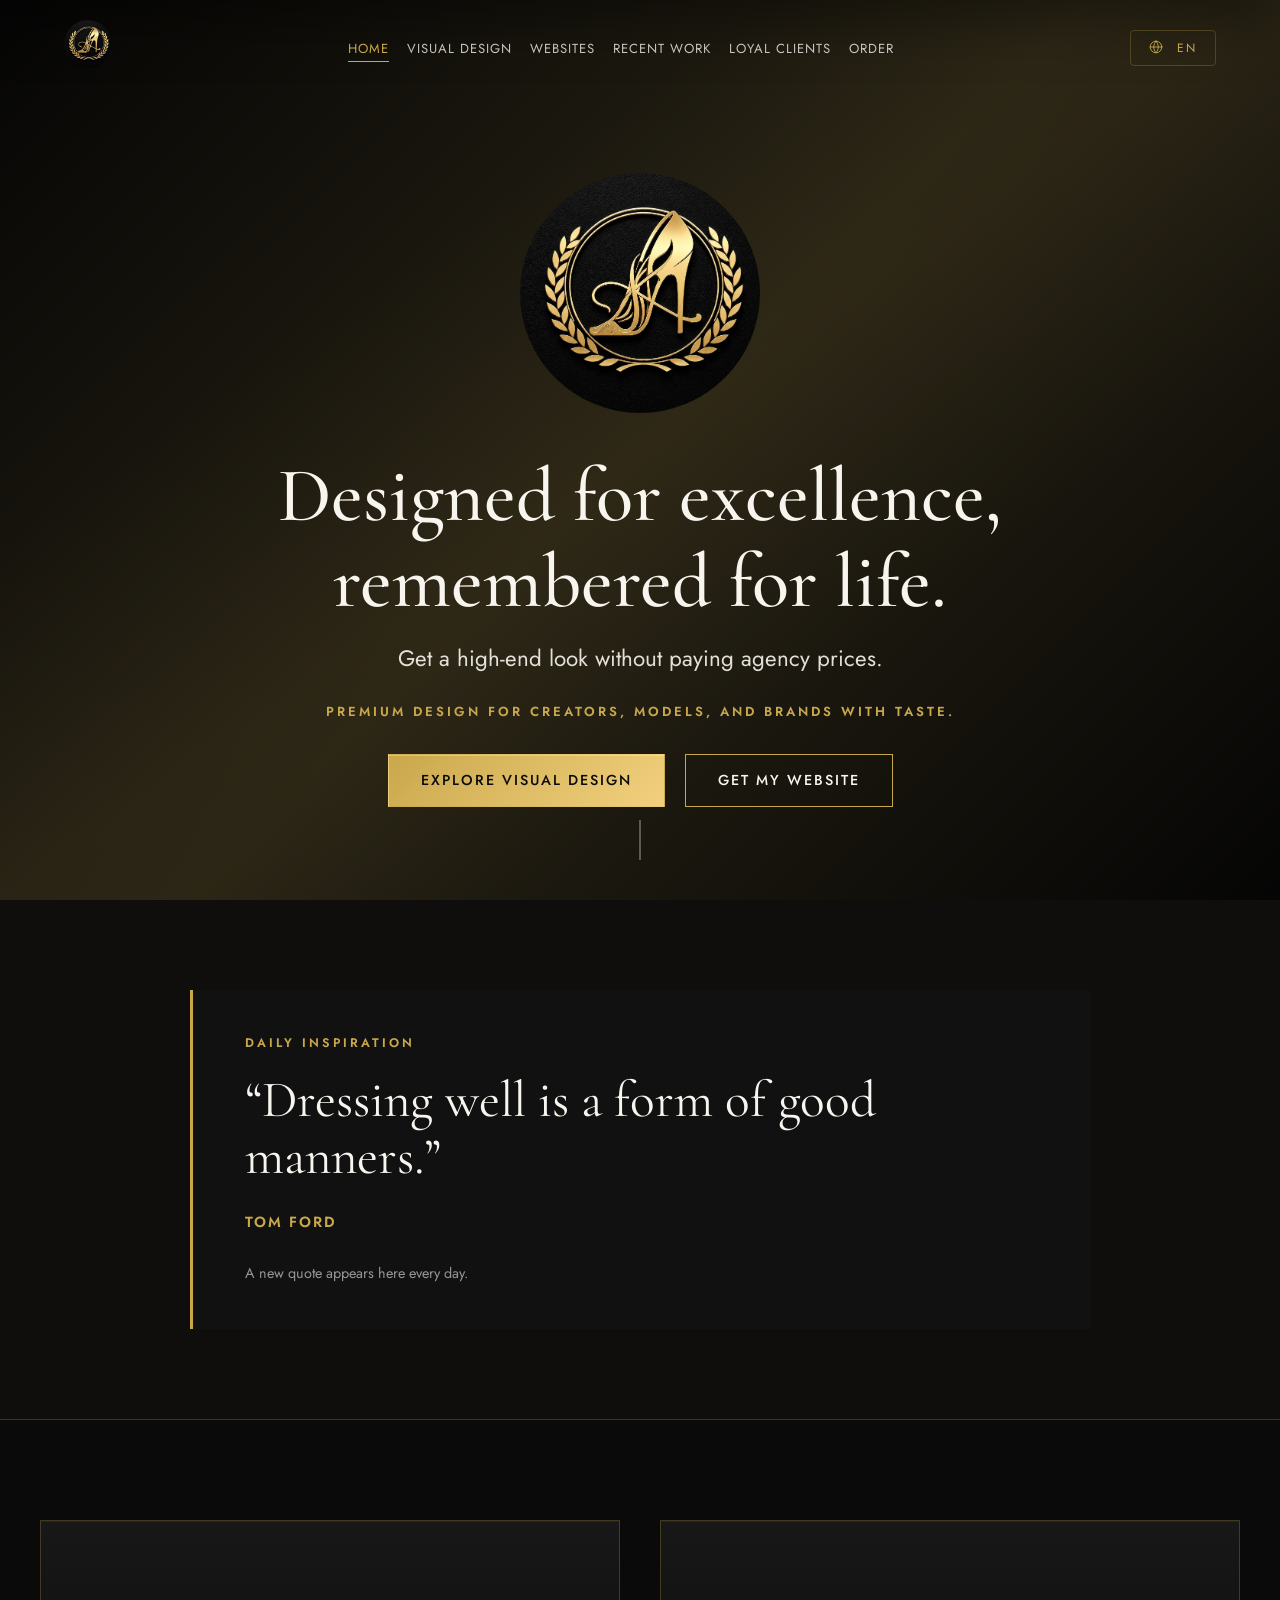
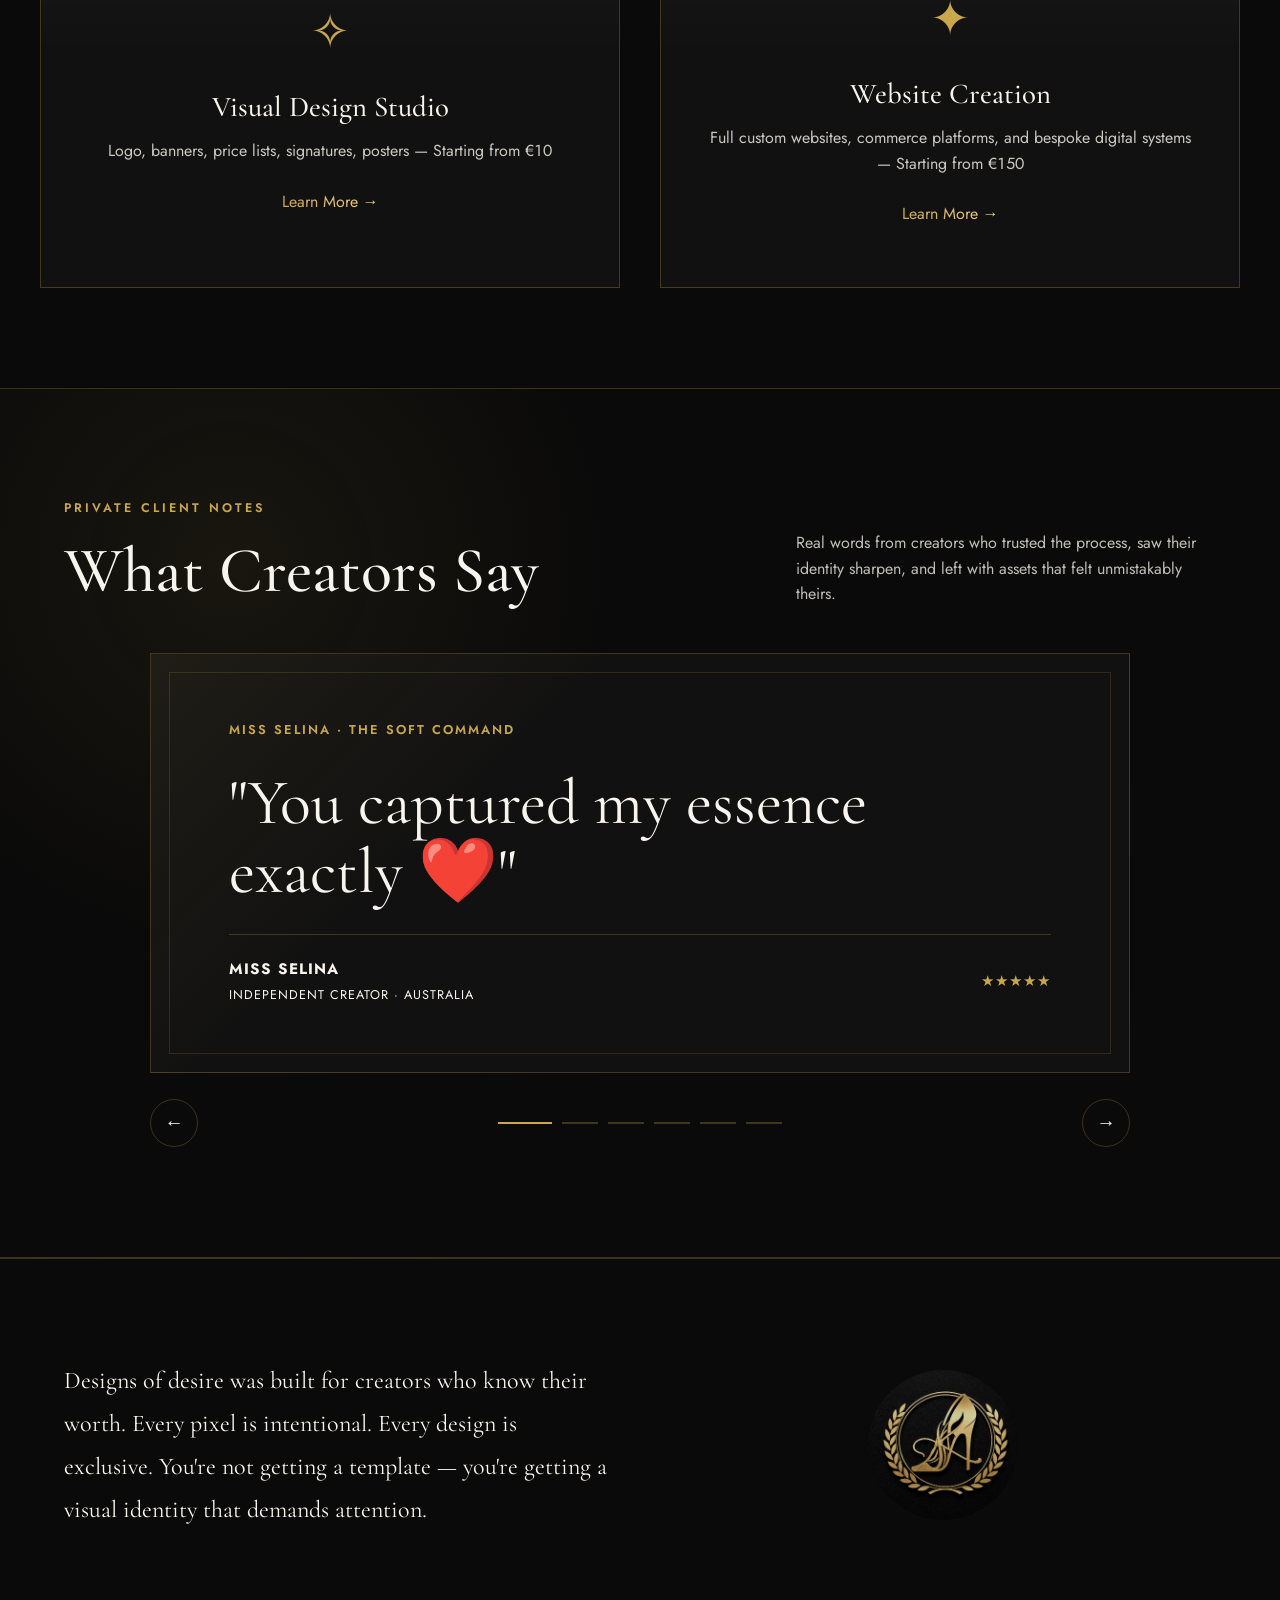
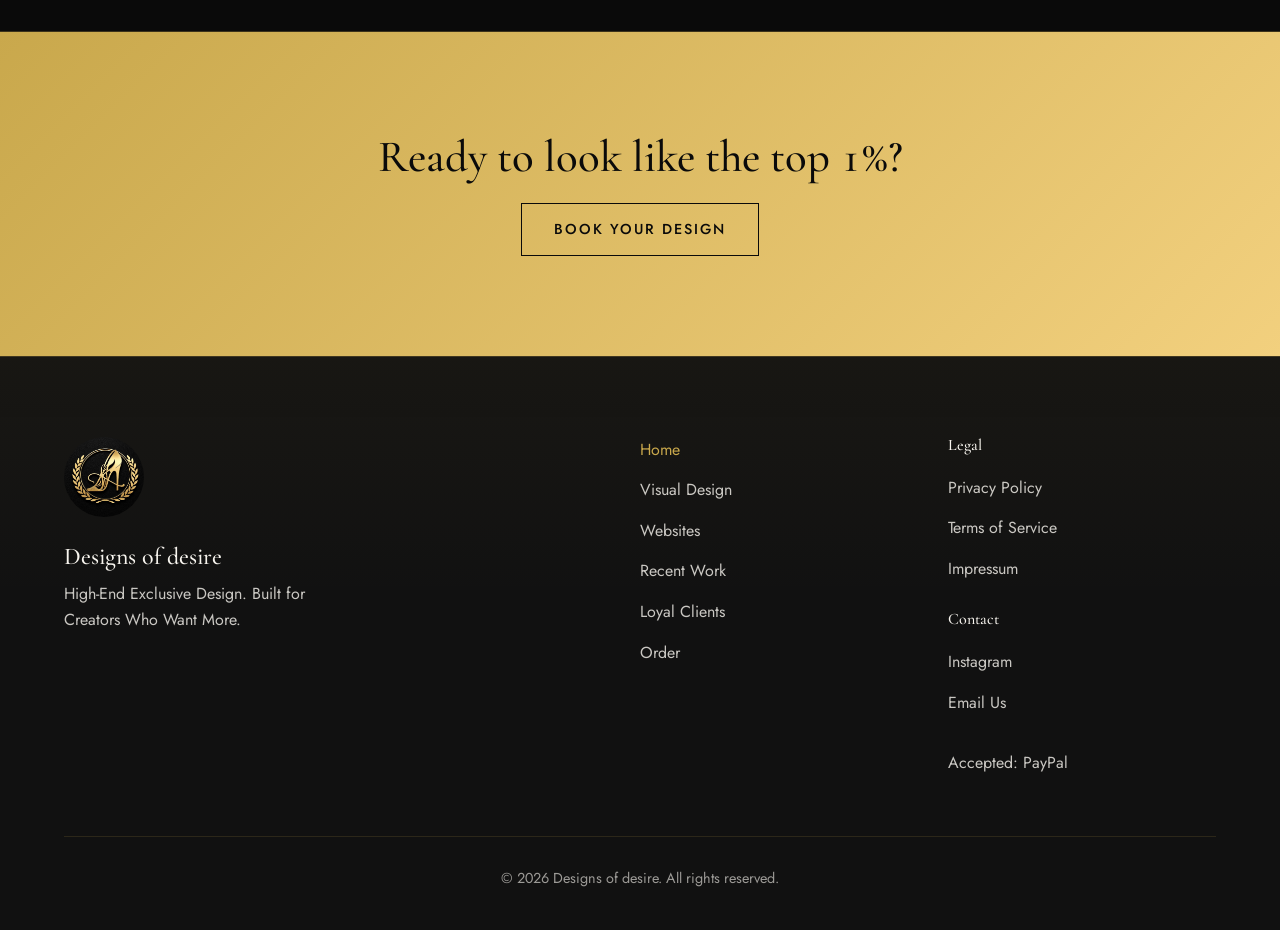
<file: index.html>
<!DOCTYPE html>
<html lang="en" data-theme="noir">
<head>
  <meta charset="UTF-8">
  <meta name="viewport" content="width=device-width, initial-scale=1.0">
  <title>Designs of desire | Logo Design & Web Design Studio · Casablanca</title>
  <meta name="description" content="High-end logo design, brand identity, premade designs, and custom website creation in Casablanca. Premium visual design for creators, models, and luxury brands worldwide.">
  <link rel="canonical" href="https://designsofdesire.netlify.app/">
  <meta property="og:title" content="Designs of desire | Logo Design & Web Design · Casablanca">
  <meta property="og:description" content="Premium logo design, brand identity, and custom websites for creators and luxury brands. Based in Casablanca, serving worldwide.">
  <meta property="og:type" content="website">
  <meta property="og:url" content="https://designsofdesire.netlify.app/">
  <meta property="og:image" content="https://designsofdesire.netlify.app/Images/Logo/designs-of-desire-luxury-logo-1.jpeg">
  <meta name="twitter:card" content="summary_large_image">
  <meta name="twitter:title" content="Designs of desire | Logo Design & Web Design · Casablanca">
  <meta name="twitter:description" content="Premium logo design, brand identity, and custom websites for creators and luxury brands. Based in Casablanca, serving worldwide.">
  <meta name="twitter:image" content="https://designsofdesire.netlify.app/Images/Logo/designs-of-desire-luxury-logo-1.jpeg">
  <link rel="stylesheet" href="assets/css/styles.css">
  <script type="application/ld+json">
{
  "@context": "https://schema.org",
  "@graph": [
    {
      "@type": [
        "Organization",
        "ProfessionalService"
      ],
      "@id": "https://designsofdesire.netlify.app/#organization",
      "name": "Designs of desire",
      "url": "https://designsofdesire.netlify.app/",
      "email": "designs.of.desirex@gmail.com",
      "logo": {
        "@type": "ImageObject",
        "url": "https://designsofdesire.netlify.app/Images/Logo/designs-of-desire-luxury-logo-1.jpeg"
      },
      "image": "https://designsofdesire.netlify.app/Images/Logo/designs-of-desire-luxury-logo-1.jpeg",
      "description": "High-end exclusive visual design, creator branding, premade designs, and custom websites for creators, models, independent brands, and luxury-leaning personal brands.",
      "priceRange": "EUR 10-2000+",
      "areaServed": [
        "Casablanca",
        "Morocco",
        "Worldwide"
      ],
      "sameAs": [
        "https://www.instagram.com/designs_of_desire_official_x/"
      ],
      "contactPoint": [
        {
          "@type": "ContactPoint",
          "contactType": "sales",
          "email": "designs.of.desirex@gmail.com",
          "availableLanguage": [
            "English",
            "French",
            "German",
            "Spanish"
          ]
        }
      ]
    },
    {
      "@type": "WebSite",
      "@id": "https://designsofdesire.netlify.app/#website",
      "url": "https://designsofdesire.netlify.app/",
      "name": "Designs of desire",
      "publisher": {
        "@id": "https://designsofdesire.netlify.app/#organization"
      }
    },
    {
      "@type": "WebPage",
      "@id": "https://designsofdesire.netlify.app/#webpage",
      "url": "https://designsofdesire.netlify.app/",
      "name": "High-End Design for Creators and Brands",
      "description": "Overview of Designs of desire services, client notes, visual design packages, website creation, and booking paths.",
      "isPartOf": {
        "@id": "https://designsofdesire.netlify.app/#website"
      },
      "about": {
        "@id": "https://designsofdesire.netlify.app/#organization"
      },
      "datePublished": "2026-05-31",
      "dateModified": "2026-05-31"
    },
    {
      "@type": "ItemList",
      "@id": "https://designsofdesire.netlify.app/#services",
      "name": "Designs of desire core services",
      "itemListElement": [
        {
          "@type": "ListItem",
          "position": 1,
          "name": "Visual Design Studio",
          "url": "https://designsofdesire.netlify.app/visual-design.html"
        },
        {
          "@type": "ListItem",
          "position": 2,
          "name": "Website Creation",
          "url": "https://designsofdesire.netlify.app/websites.html"
        }
      ]
    }
  ]
}
</script>
  <style>
    /* Specific styles for Home Page */
    .dual-cards-section {
      padding: 100px 0;
    }
    .daily-inspiration-section {
      padding: 90px 0;
      border-bottom: 1px solid var(--border-color);
      background: rgba(201, 168, 76, 0.025);
    }
    .daily-inspiration-card {
      max-width: 900px;
      margin: 0 auto;
      border-left: 3px solid var(--accent-color-1);
      padding: 44px 52px;
      background: var(--card-bg);
      position: relative;
    }
    .daily-inspiration-kicker {
      color: var(--accent-color-1);
      font-size: 0.78rem;
      font-weight: 600;
      letter-spacing: 3px;
      margin-bottom: 18px;
      text-transform: uppercase;
    }
    .daily-inspiration-quote {
      font-family: var(--font-display);
      font-size: clamp(2rem, 4vw, 3.6rem);
      line-height: 1.12;
      margin-bottom: 24px;
    }
    .daily-inspiration-person {
      color: var(--accent-color-1);
      font-size: 0.92rem;
      font-weight: 600;
      letter-spacing: 2px;
      text-transform: uppercase;
    }
    .daily-inspiration-meta {
      margin-top: 28px;
      opacity: 0.58;
      font-size: 0.9rem;
    }
    .dual-cards-grid {
      display: grid;
      grid-template-columns: 1fr 1fr;
      gap: 40px;
    }
    .service-card {
      text-align: center;
      display: flex;
      flex-direction: column;
      align-items: center;
      justify-content: center;
      padding: 60px 40px;
    }
    .service-icon {
      font-size: 3rem;
      color: var(--accent-color-1);
      margin-bottom: 20px;
    }

    .reviews-section {
      padding: 110px 0;
      background:
        radial-gradient(circle at 18% 20%, rgba(201, 168, 76, 0.08), transparent 30%),
        var(--bg-color);
      border-top: 1px solid var(--border-color);
      border-bottom: 1px solid var(--border-color);
    }
    .reviews-intro {
      display: flex;
      justify-content: space-between;
      align-items: end;
      gap: 40px;
      margin-bottom: 46px;
    }
    .reviews-kicker {
      color: var(--accent-color-1);
      font-size: 0.78rem;
      font-weight: 600;
      letter-spacing: 3px;
      margin-bottom: 16px;
      text-transform: uppercase;
    }
    .reviews-intro h2 {
      font-size: clamp(2.4rem, 5vw, 4.4rem);
    }
    .reviews-intro p {
      max-width: 420px;
      opacity: 0.76;
    }
    .review-carousel {
      max-width: 980px;
      margin: 0 auto;
    }
    .review-viewport {
      position: relative;
      min-height: 420px;
      border: 1px solid var(--border-color);
      background:
        linear-gradient(135deg, rgba(201, 168, 76, 0.08), transparent 34%),
        var(--card-bg);
      overflow: hidden;
    }
    .review-viewport::before {
      content: '';
      position: absolute;
      inset: 18px;
      border: 1px solid rgba(201, 168, 76, 0.16);
      pointer-events: none;
    }
    .review-slide {
      position: absolute;
      inset: 0;
      display: grid;
      align-content: center;
      gap: 28px;
      padding: clamp(34px, 7vw, 78px);
      opacity: 0;
      transform: translateX(18px);
      transition: opacity 260ms var(--ease-out), transform 280ms var(--ease-out);
      pointer-events: none;
    }
    .review-slide.active {
      opacity: 1;
      transform: translateX(0);
      pointer-events: auto;
    }
    .review-quote {
      font-family: var(--font-display);
      font-size: clamp(2.2rem, 5vw, 4.5rem);
      line-height: 1.08;
      max-width: 820px;
    }
    .review-author {
      display: flex;
      justify-content: space-between;
      align-items: center;
      gap: 20px;
      border-top: 1px solid var(--border-color);
      padding-top: 22px;
      font-size: 0.95rem;
      text-transform: uppercase;
      letter-spacing: 1px;
    }
    .stars {
      color: var(--accent-color-1);
    }
    .review-tag {
      color: var(--accent-color-1);
      font-size: 0.8rem;
      font-weight: 600;
      letter-spacing: 2px;
      text-transform: uppercase;
    }
    .review-cta {
      background:
        linear-gradient(135deg, rgba(201, 168, 76, 0.18), transparent 42%),
        #0f0f0f;
    }
    .review-cta .review-quote {
      max-width: 760px;
    }
    .review-cta-actions {
      display: flex;
      flex-wrap: wrap;
      gap: 16px;
    }
    .review-controls {
      display: flex;
      align-items: center;
      justify-content: space-between;
      gap: 24px;
      margin-top: 26px;
    }
    .review-arrow {
      width: 48px;
      height: 48px;
      border-radius: 50%;
      border: 1px solid var(--border-color);
      background: transparent;
      color: var(--text-color);
      cursor: pointer;
      font-size: 1.2rem;
      transition: color 160ms var(--ease-out), border-color 160ms var(--ease-out), background-color 160ms var(--ease-out), transform 140ms var(--ease-out);
    }
    .review-arrow:active {
      transform: scale(0.94);
    }
    @media (hover: hover) and (pointer: fine) {
      .review-arrow:hover {
        border-color: var(--accent-color-1);
        color: var(--accent-color-1);
      }
    }
    .review-dots {
      display: flex;
      gap: 10px;
      justify-content: center;
      flex: 1;
    }
    .review-dot {
      width: 36px;
      height: 2px;
      border: none;
      background: rgba(201, 168, 76, 0.28);
      cursor: pointer;
      transition: width 180ms var(--ease-out), background-color 160ms var(--ease-out), transform 140ms var(--ease-out);
    }
    .review-dot:active {
      transform: scaleX(0.92);
    }
    .review-dot.active {
      background: var(--accent-color-1);
      width: 54px;
    }

    .about-strip {
      padding: 100px 0;
      border-top: 1px solid var(--border-color);
      border-bottom: 1px solid var(--border-color);
    }
    .about-grid {
      display: grid;
      grid-template-columns: 1fr 1fr;
      align-items: center;
      gap: 60px;
    }
    .about-text {
      font-size: 1.5rem;
      font-family: var(--font-display);
      line-height: 1.8;
    }
    .about-img {
      width: 150px;
      height: auto;
      border-radius: 50%;
      margin: 0 auto;
      display: block;
      opacity: 0.8;
    }

    @media (max-width: 768px) {
      .dual-cards-grid, .about-grid {
        grid-template-columns: 1fr;
      }
      .review-quote {
        font-size: 2rem;
      }
      .reviews-intro {
        display: block;
      }
      .reviews-intro p {
        margin-top: 12px;
      }
      .review-viewport {
        min-height: 500px;
      }
      .review-author, .review-controls {
        align-items: flex-start;
        flex-direction: column;
      }
      .daily-inspiration-card {
        padding: 34px 26px;
      }
      .about-grid {
        text-align: center;
      }
    }
  </style>
</head>
<body>

  <!-- Navigation -->
  <nav aria-label="Main navigation">
    <div class="container nav-container">
      <a href="index.html" aria-label="Go to Designs of desire homepage">
        <img src="Images/Logo/designs-of-desire-luxury-logo.jpeg" alt="Designs of desire luxury logo" class="nav-logo" width="1254" height="1254">
      </a>
      <ul class="nav-links">
        <li><a href="index.html" data-i18n="nav_home">Home</a></li>
        <li><a href="visual-design.html" data-i18n="nav_visual">Visual Design</a></li>
        <li><a href="websites.html" data-i18n="nav_websites">Websites</a></li>
        <li><a href="recent-work.html" data-i18n="nav_work">Recent Work</a></li>
        <li><a href="loyal-clients.html" data-i18n="nav_clients">Loyal Clients</a></li>
        <!-- <li><a href="premades.html" data-i18n="nav_premades">Premades</a></li> -->
        <li><a href="order.html" data-i18n="nav_order">Order</a></li>
      </ul>
      <div class="nav-controls">
        <button class="lang-switch" type="button" aria-label="Change language"><svg width="14" height="14" viewBox="0 0 24 24" fill="none" stroke="currentColor" stroke-width="1.5" stroke-linecap="round" stroke-linejoin="round"><circle cx="12" cy="12" r="10"></circle><line x1="2" y1="12" x2="22" y2="12"></line><path d="M12 2a15.3 15.3 0 0 1 4 10 15.3 15.3 0 0 1-4 10 15.3 15.3 0 0 1-4-10 15.3 15.3 0 0 1 4-10z"></path></svg> EN</button>
        <button class="hamburger" type="button" aria-label="Open navigation menu" aria-controls="mobile-menu" aria-expanded="false">
          <span></span><span></span><span></span>
        </button>
      </div>
    </div>
  </nav>

  <!-- Mobile Menu -->
  <div class="mobile-menu" id="mobile-menu">
    <a href="index.html" data-i18n="nav_home">Home</a>
    <a href="visual-design.html" data-i18n="nav_visual">Visual Design</a>
    <a href="websites.html" data-i18n="nav_websites">Websites</a>
    <a href="recent-work.html" data-i18n="nav_work">Recent Work</a>
    <a href="loyal-clients.html" data-i18n="nav_clients">Loyal Clients</a>
    <!-- <a href="premades.html" data-i18n="nav_premades">Premades</a> -->
    <a href="order.html" data-i18n="nav_order">Order</a>
    </div>

  <main>
  <!-- Hero -->
  <header class="hero">
    <div class="container reveal">
      <div class="hero-logo-container">
        <img src="Images/Logo/designs-of-desire-luxury-logo.jpeg" alt="Designs of desire" class="hero-logo" width="1254" height="1254" fetchpriority="high">
      </div>
      <h1 data-i18n="hero_title">Designed for excellence, remembered for life.</h1>
      <p data-i18n="hero_sub">Get a high-end look without paying agency prices.</p>
      <div class="hero-motto">Premium design for creators, models, and brands with taste.</div>
      <div class="hero-btns">
        <a href="visual-design.html" class="btn btn-primary" data-i18n="btn_explore">Explore Visual Design</a>
        <a href="websites.html" class="btn btn-outline" data-i18n="btn_get_website">Get My Website</a>
      </div>
    </div>
    <div class="scroll-indicator"></div>
  </header>

  <section class="agent-summary sr-only" aria-labelledby="home-summary-title">
    <div class="agent-summary-panel">
      <h2 id="home-summary-title">What Designs of desire Does</h2>
      <p>Based in Casablanca and serving clients worldwide, Designs of desire is a high-end visual design and website studio for creators, models, independent brands, and luxury-leaning personal brands that want a polished, memorable online presence without agency pricing.</p>
      <dl>
        <dt>Core services</dt>
        <dd>Visual design assets, custom websites, creator commerce platforms, bespoke digital systems, loyal client brand profiles, and exclusive premade designs.</dd>
        <dt>Best fit</dt>
        <dd>Creators and brands that need premium visual identity, clearer offer presentation, direct booking paths, or a stronger platform outside social media.</dd>
        <dt>Starting prices</dt>
        <dd>Visual design starts at EUR 10, premade designs start at EUR 20, and custom websites start at EUR 150.</dd>
        <dt>Contact path</dt>
        <dd>Email designs.of.desirex@gmail.com or message Designs of desire on Instagram to request a project.</dd>
      </dl>
      <p class="last-updated">Last updated: May 31, 2026</p>
    </div>
  </section>

  <!-- Daily Inspiration -->
  <section class="daily-inspiration-section">
    <div class="container reveal">
      <div class="daily-inspiration-card" id="daily-inspiration">
        <div class="daily-inspiration-kicker">Daily Inspiration</div>
        <blockquote class="daily-inspiration-quote" id="daily-inspiration-quote">“Design is the silent ambassador of your brand.”</blockquote>
        <div class="daily-inspiration-person" id="daily-inspiration-person">Paul Rand</div>
        <div class="daily-inspiration-meta" id="daily-inspiration-meta">A new quote appears here every day.</div>
      </div>
    </div>
  </section>

  <!-- Dual Service Cards -->
  <section class="dual-cards-section container">
    <div class="dual-cards-grid reveal">
      <div class="card service-card">
        <div class="service-icon">✧</div>
        <h2 class="card-title" data-i18n="service_visual_title">Visual Design Studio</h2>
        <p class="card-desc" data-i18n="service_visual_desc">Logo, banners, price lists, signatures, posters — Starting from €10</p>
        <a href="visual-design.html" class="gold-gradient-text" data-i18n="btn_learn_more">Learn More →</a>
      </div>
      <div class="card service-card">
        <div class="service-icon">✦</div>
        <h2 class="card-title" data-i18n="service_web_title">Website Creation</h2>
        <p class="card-desc" data-i18n="service_web_desc">Full custom websites, commerce platforms, and bespoke digital systems — Starting from €150</p>
        <a href="websites.html" class="gold-gradient-text" data-i18n="btn_learn_more">Learn More →</a>
      </div>
    </div>
  </section>

  <!-- Reviews Section -->
  <section class="reviews-section">
    <div class="container reveal">
      <div class="reviews-intro">
        <div>
          <div class="reviews-kicker">Private Client Notes</div>
          <h2>What Creators Say</h2>
        </div>
        <p>Real words from creators who trusted the process, saw their identity sharpen, and left with assets that felt unmistakably theirs.</p>
      </div>

      <div class="review-carousel" aria-label="Client reviews carousel">
        <div class="review-viewport">
          <article class="review-slide active" data-review-slide>
            <div class="review-tag">Miss Selina · The Soft Command</div>
            <p class="review-quote">"You captured my essence exactly ❤️"</p>
            <div class="review-author">
              <div><strong>Miss Selina</strong><br><small>Independent Creator · Australia</small></div>
              <div class="stars">★★★★★</div>
            </div>
          </article>

          <article class="review-slide" data-review-slide>
            <div class="review-tag">Miss Selina · Full Brand System</div>
            <p class="review-quote">"You put so much energy into this… thank you."</p>
            <div class="review-author">
              <div><strong>Miss Selina</strong><br><small>The Soft Command</small></div>
              <div class="stars">★★★★★</div>
            </div>
          </article>

          <article class="review-slide" data-review-slide>
            <div class="review-tag">Viper Queen · Logo Identity</div>
            <p class="review-quote">"Other models logos are good, but mine is the best."</p>
            <div class="review-author">
              <div><strong>Viper Queen</strong><br><small>Luxury Visual Creator</small></div>
              <div class="stars">★★★★★</div>
            </div>
          </article>

                    <article class="review-slide" data-review-slide>
            <div class="review-tag">Miss Selina · Live Web Experience</div>
            <p class="review-quote">"woooooow you are just *chefs kiss* .... this will be MINE ? i'm speechless Its so nice 😍😍😍😍😍😍😍"</p>
            <div class="review-author">
              <div><strong>Miss Selina</strong><br><small>The Soft Command</small></div>
              <div class="stars">★★★★★</div>
            </div>
          </article>

          <article class="review-slide" data-review-slide>
            <div class="review-tag">Miss Selina · Custom Web Architecture</div>
            <p class="review-quote">"its really so nice I dont even know what the hell to say THANK YOU you have a keen eye for detail"</p>
            <div class="review-author">
              <div><strong>Miss Selina</strong><br><small>The Soft Command</small></div>
              <div class="stars">★★★★★</div>
            </div>
          </article>

          <article class="review-slide review-cta" data-review-slide>
            <div class="review-tag">Invitation Only Energy</div>
            <p class="review-quote">Want your brand to be the next one they remember?</p>
            <div class="review-cta-actions">
              <a href="visual-design.html" class="btn btn-primary">Explore Visual Design</a>
              <a href="websites.html" class="btn btn-outline">Build a Website</a>
            </div>
          </article>
        </div>

        <div class="review-controls">
          <button class="review-arrow" id="review-prev" aria-label="Previous review">←</button>
          <div class="review-dots" id="review-dots" aria-label="Review pagination"></div>
          <button class="review-arrow" id="review-next" aria-label="Next review">→</button>
        </div>
      </div>
    </div>
  </section>

  <!-- About Strip -->
  <section class="about-strip">
    <div class="container about-grid reveal">
      <div class="about-text" data-i18n="about_text">
        "Designs of desire was built for creators who know their worth. Every pixel is intentional. Every design is exclusive. You're not getting a template — you're getting a visual identity that demands attention."
      </div>
      <div>
        <img src="Images/Logo/designs-of-desire-luxury-logo.jpeg" alt="Crest" class="about-img" loading="lazy" decoding="async" width="1254" height="1254">
      </div>
    </div>
  </section>

  <!-- Bottom CTA -->
  <section class="uniform-stripe gold-gradient-bg">
    <div class="container reveal">
      <h2 data-i18n="bottom_cta">Ready to look like the top 1%?</h2>
      <a href="order.html" class="btn btn-outline" style="border-color: var(--button-text); color: var(--button-text);" data-i18n="btn_book">Book Your Design</a>
    </div>
  </section>
  </main>

  <!-- Footer -->
  <footer>
    <div class="container">
      <div class="footer-content">
        <div>
          <img src="Images/Logo/designs-of-desire-luxury-logo.jpeg" alt="Designs of desire luxury logo" class="footer-logo" loading="lazy" decoding="async" width="1254" height="1254">
          <h3 style="font-size: 1.5rem; margin-bottom: 10px;">Designs of desire</h3>
          <p style="opacity: 0.8; max-width: 300px;">High-End Exclusive Design. Built for Creators Who Want More.</p>
        </div>
        <div class="footer-links">
            <a href="index.html" data-i18n="nav_home">Home</a>
            <a href="visual-design.html" data-i18n="nav_visual">Visual Design</a>
            <a href="websites.html" data-i18n="nav_websites">Websites</a>
            <a href="recent-work.html" data-i18n="nav_work">Recent Work</a>
            <a href="loyal-clients.html" data-i18n="nav_clients">Loyal Clients</a>
            <!-- <a href="premades.html" data-i18n="nav_premades">Premades</a> -->
            <a href="order.html" data-i18n="nav_order">Order</a>
    </div>
          <address class="footer-links">
            <h4 data-i18n="legal_title" style="margin-bottom: 5px;">Legal</h4>
            <a href="privacy.html" data-i18n="nav_privacy">Privacy Policy</a>
            <a href="terms.html" data-i18n="nav_terms">Terms of Service</a>
            <a href="impressum.html" data-i18n="nav_impressum">Impressum</a>
            
            <h4 style="margin-bottom: 5px; margin-top: 15px;">Contact</h4>
            <a href="https://www.instagram.com/designs_of_desire_official_x/" target="_blank">Instagram</a>
            <a href="mailto:designs.of.desirex@gmail.com">Email Us</a>
            <span style="opacity: 0.8; margin-top: 20px;">Accepted: PayPal</span>
          </address>
      </div>
      <div class="footer-bottom">
        &copy; 2026 Designs of desire. All rights reserved.
      </div>
    </div>
  </footer>

  <script src="assets/js/translations.js"></script>
  <script src="assets/js/main.js"></script>
</body>
</html>
</file>
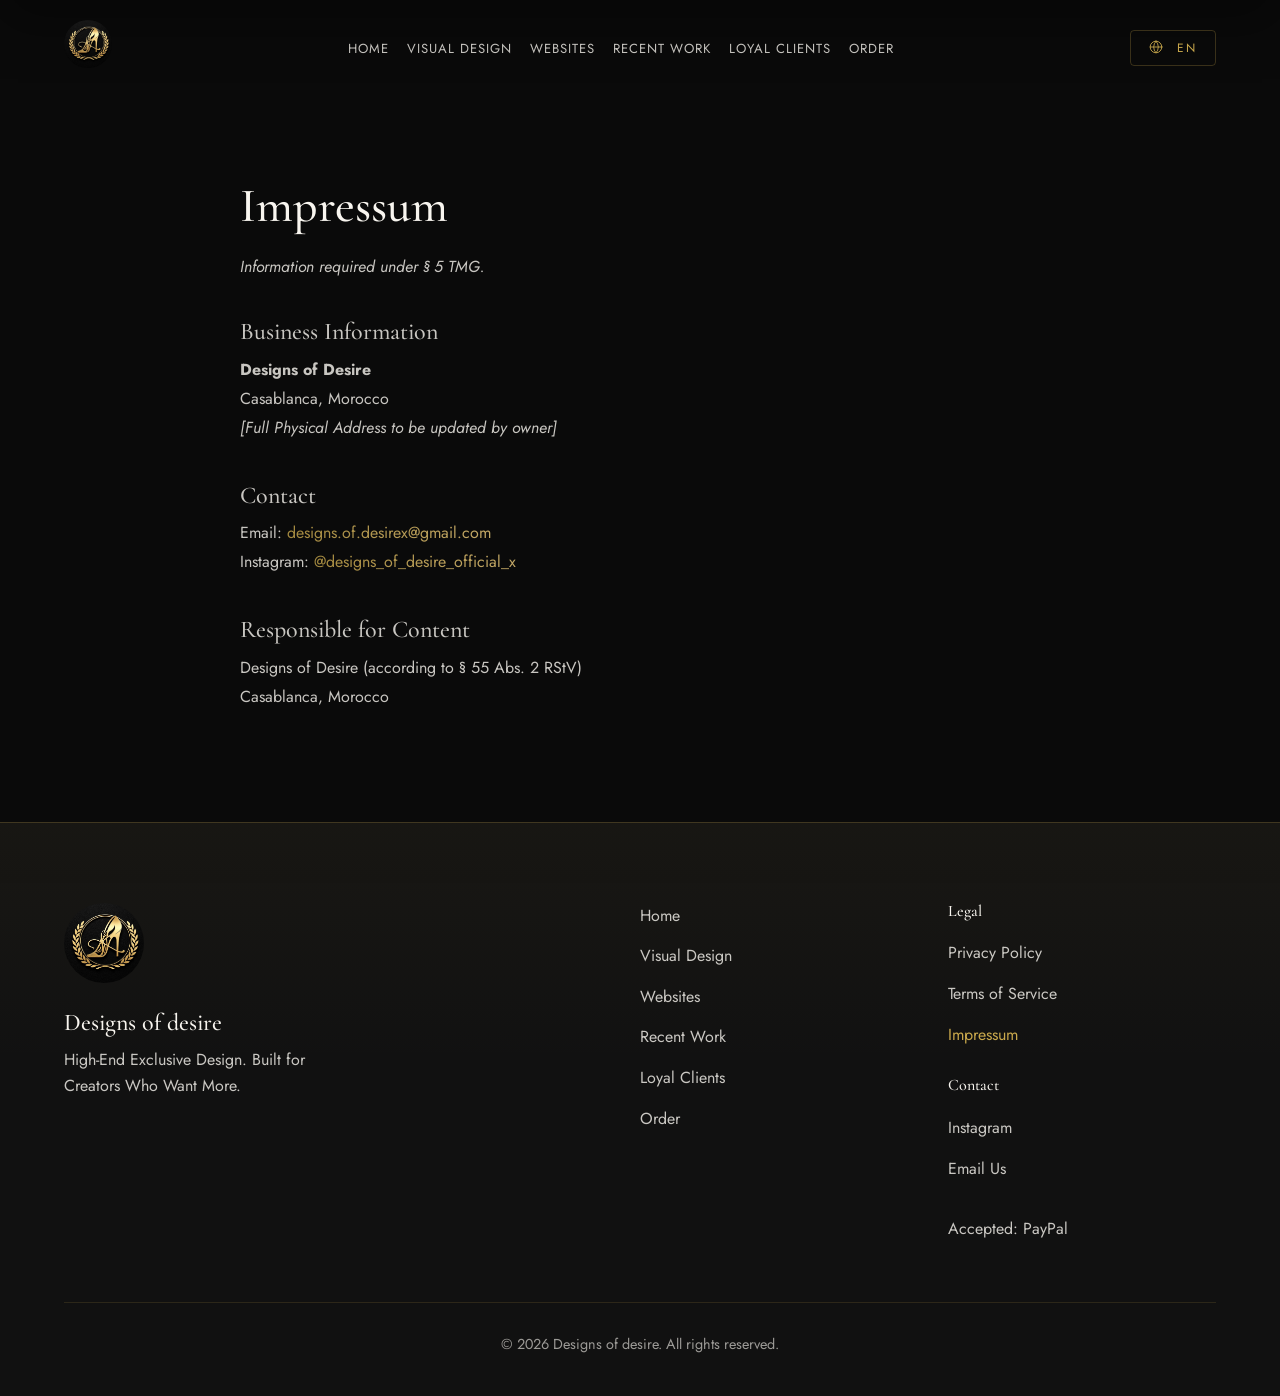
<file: impressum.html>
<!DOCTYPE html>
<html lang="en" data-theme="noir">
<head>
  <meta charset="UTF-8">
  <meta name="viewport" content="width=device-width, initial-scale=1.0">
  <title>Impressum | Designs of desire</title>
  <meta name="description" content="Explore loyal client profiles and brand identity stories from Designs of desire, a premium logo and web design studio based in Casablanca.">
  <link rel="canonical" href="https://designsofdesire.netlify.app/impressum.html">
  <meta property="og:title" content="Impressum | Designs of desire">
  <meta property="og:description" content="Explore loyal client profiles and brand identity stories from Designs of desire, a premium logo and web design studio based in Casablanca.">
  <meta property="og:type" content="website">
  <meta property="og:url" content="https://designsofdesire.netlify.app/impressum.html">
  <meta property="og:image" content="https://designsofdesire.netlify.app/Images/Miss%20Selina/Logo/logo-metallic-style.png">
  <meta name="twitter:card" content="summary_large_image">
  <meta name="twitter:title" content="Impressum | Designs of desire">
  <meta name="twitter:description" content="Explore loyal client profiles and brand identity stories from Designs of desire, a premium logo and web design studio based in Casablanca.">
  <meta name="twitter:image" content="https://designsofdesire.netlify.app/Images/Miss%20Selina/Logo/logo-metallic-style.png">
  <link rel="stylesheet" href="assets/css/styles.css">
  
  <style>
    .page-hero {
      min-height: 86vh;
      display: flex;
      align-items: center;
      padding: 140px 0 70px;
      border-bottom: 1px solid var(--border-color);
      overflow: hidden;
      position: relative;
      background: linear-gradient(90deg, rgba(10, 10, 10, 0.98), rgba(10, 10, 10, 0.82));
    }
    [data-theme="marble"] .page-hero {
      background: linear-gradient(90deg, rgba(255, 253, 247, 0.98), rgba(255, 255, 255, 0.84));
    }
    .page-hero::after {
      content: '';
      position: absolute;
      top: 50%;
      right: clamp(36px, 10vw, 150px);
      width: min(34vw, 430px);
      aspect-ratio: 1;
      transform: translateY(-50%);
      background: url('Images/Logo/designs-of-desire-luxury-logo.jpeg') center / contain no-repeat;
      border-radius: 50%;
      filter: drop-shadow(0 0 34px rgba(201, 168, 76, 0.25));
      opacity: 0.82;
      pointer-events: none;
    }
    [data-theme="marble"] .page-hero::after {
      opacity: 0.94;
      filter: drop-shadow(0 18px 36px rgba(185, 135, 24, 0.2));
    }
    .hero-copy {
      max-width: 680px;
      position: relative;
      z-index: 1;
    }
    .eyebrow {
      color: var(--accent-color-1);
      font-size: 0.82rem;
      font-weight: 600;
      letter-spacing: 3px;
      margin-bottom: 18px;
      text-transform: uppercase;
    }
    .page-hero h1 {
      font-size: clamp(3.1rem, 8vw, 6.8rem);
      margin-bottom: 22px;
    }
    .page-hero p {
      font-size: clamp(1.05rem, 2vw, 1.35rem);
      max-width: 590px;
      opacity: 0.86;
    }
    .client-section {
      padding: 90px 0 110px;
    }
    .section-heading {
      display: flex;
      align-items: end;
      justify-content: space-between;
      gap: 30px;
      margin-bottom: 42px;
    }
    .section-heading h2 {
      font-size: clamp(2.2rem, 4vw, 3.4rem);
    }
    .section-heading p {
      max-width: 420px;
      opacity: 0.76;
    }
    .client-grid {
      display: grid;
      grid-template-columns: repeat(auto-fit, minmax(300px, 1fr));
      gap: 30px;
    }
    .client-tile {
      min-height: 520px;
      display: flex;
      flex-direction: column;
      overflow: hidden;
      border: 1px solid var(--border-color);
      background: var(--card-bg);
      transition: transform 220ms var(--ease-out), border-color 180ms var(--ease-out), box-shadow 220ms var(--ease-out);
    }
    @media (hover: hover) and (pointer: fine) {
      .client-tile:hover {
        border-color: var(--accent-color-1);
        box-shadow: 0 18px 45px var(--border-glow);
        transform: translateY(-6px);
      }
    }
    .client-image {
      min-height: 340px;
      background:
        radial-gradient(circle at 50% 42%, rgba(201, 168, 76, 0.13), transparent 46%),
        #090909 url('Images/Miss%20Selina/Logo/other%20variations/logo-transparent-variation-1.png') center / contain no-repeat;
      border-bottom: 1px solid var(--border-color);
    }
    [data-theme="marble"] .client-image {
      background:
        radial-gradient(circle at 50% 42%, rgba(185, 135, 24, 0.16), transparent 46%),
        #fffaf0 url('Images/Miss%20Selina/Logo/other%20variations/logo-transparent-variation-1.png') center / contain no-repeat;
    }
    .client-body {
      padding: 30px;
      display: flex;
      flex: 1;
      flex-direction: column;
      gap: 16px;
    }
    .client-title {
      font-size: 2rem;
    }
    .client-meta {
      display: flex;
      flex-wrap: wrap;
      gap: 10px;
    }
    .client-meta span {
      border: 1px solid var(--border-color);
      color: var(--accent-color-1);
      padding: 6px 12px;
      border-radius: 50px;
      font-size: 0.76rem;
      font-weight: 600;
      letter-spacing: 1px;
      text-transform: uppercase;
    }
    .client-desc {
      opacity: 0.78;
    }
    .client-body .btn {
      margin-top: auto;
      width: 100%;
    }
    .coming-panel {
      min-height: 520px;
      border: 1px solid var(--border-color);
      padding: 34px;
      display: flex;
      flex-direction: column;
      justify-content: center;
      background: rgba(201, 168, 76, 0.035);
    }
    .coming-panel h3 {
      font-size: 2rem;
      margin-bottom: 16px;
    }
    .coming-panel p {
      opacity: 0.76;
      margin-bottom: 26px;
    }
    @media (max-width: 900px) {
      .page-hero {
        background: linear-gradient(180deg, rgba(10, 10, 10, 0.86), rgba(10, 10, 10, 0.98));
        align-items: end;
      }
      [data-theme="marble"] .page-hero {
        background: linear-gradient(180deg, rgba(255, 253, 247, 0.86), rgba(255, 255, 255, 0.98));
      }
      .page-hero::after {
        top: 96px;
        left: 50%;
        right: auto;
        width: min(60vw, 300px);
        transform: translateX(-50%);
        opacity: 0.72;
      }
      .section-heading {
        display: block;
      }
      .section-heading p {
        margin-top: 14px;
      }
    }
  </style>
</head>
<body>

  <nav aria-label="Main navigation">
    <div class="container nav-container">
      <a href="index.html" aria-label="Go to Designs of desire homepage">
        <img src="Images/Logo/designs-of-desire-luxury-logo.jpeg" alt="Designs of desire luxury logo" class="nav-logo" width="1254" height="1254">
      </a>
      <ul class="nav-links">
        <li><a href="index.html" data-i18n="nav_home">Home</a></li>
        <li><a href="visual-design.html" data-i18n="nav_visual">Visual Design</a></li>
        <li><a href="websites.html" data-i18n="nav_websites">Websites</a></li>
        <li><a href="recent-work.html" data-i18n="nav_work">Recent Work</a></li>
        <li><a href="loyal-clients.html" data-i18n="nav_clients">Loyal Clients</a></li>
        <!-- <li><a href="premades.html" data-i18n="nav_premades">Premades</a></li> -->
        <li><a href="order.html" data-i18n="nav_order">Order</a></li>
      </ul>
      <div class="nav-controls">
        <button class="lang-switch" type="button" aria-label="Change language"><svg width="14" height="14" viewBox="0 0 24 24" fill="none" stroke="currentColor" stroke-width="1.5" stroke-linecap="round" stroke-linejoin="round"><circle cx="12" cy="12" r="10"></circle><line x1="2" y1="12" x2="22" y2="12"></line><path d="M12 2a15.3 15.3 0 0 1 4 10 15.3 15.3 0 0 1-4 10 15.3 15.3 0 0 1-4-10 15.3 15.3 0 0 1 4-10z"></path></svg> EN</button>
        <button class="hamburger" type="button" aria-label="Open navigation menu" aria-controls="mobile-menu" aria-expanded="false">
          <span></span><span></span><span></span>
        </button>
      </div>
    </div>
  </nav>

  <div class="mobile-menu" id="mobile-menu">
    <a href="index.html" data-i18n="nav_home">Home</a>
    <a href="visual-design.html" data-i18n="nav_visual">Visual Design</a>
    <a href="websites.html" data-i18n="nav_websites">Websites</a>
    <a href="recent-work.html" data-i18n="nav_work">Recent Work</a>
    <a href="loyal-clients.html" data-i18n="nav_clients">Loyal Clients</a>
    <!-- <a href="premades.html" data-i18n="nav_premades">Premades</a> -->
    <a href="order.html" data-i18n="nav_order">Order</a>
    </div>

  <main>

    <section class="client-section container reveal" style="padding-top: 180px; max-width: 800px; margin: 0 auto;">
      <h1 style="font-size: 3rem; margin-bottom: 20px;" data-i18n="nav_impressum">Impressum</h1>
      <p style="margin-bottom: 30px; font-style: italic; opacity: 0.8;">Information required under § 5 TMG.</p>
      
      <div style="opacity: 0.8; line-height: 1.8;">
        <h2 style="margin-top: 40px; margin-bottom: 10px;">Business Information</h2>
        <p><strong>Designs of Desire</strong><br>
        Casablanca, Morocco<br>
        <em>[Full Physical Address to be updated by owner]</em></p>

        <h2 style="margin-top: 40px; margin-bottom: 10px;">Contact</h2>
        <p>Email: <a href="mailto:designs.of.desirex@gmail.com" class="gold-gradient-text">designs.of.desirex@gmail.com</a><br>
        Instagram: <a href="https://www.instagram.com/designs_of_desire_official_x/" target="_blank" class="gold-gradient-text">@designs_of_desire_official_x</a></p>

        <h2 style="margin-top: 40px; margin-bottom: 10px;">Responsible for Content</h2>
        <p>Designs of Desire (according to § 55 Abs. 2 RStV)<br>
        Casablanca, Morocco</p>
      </div>
    </section>

  </main>

  <footer>
    <div class="container">
      <div class="footer-content">
        <div>
          <img src="Images/Logo/designs-of-desire-luxury-logo.jpeg" alt="Designs of desire luxury logo" class="footer-logo" loading="lazy" decoding="async" width="1254" height="1254">
          <h3 style="font-size: 1.5rem; margin-bottom: 10px;">Designs of desire</h3>
          <p style="opacity: 0.8; max-width: 300px;">High-End Exclusive Design. Built for Creators Who Want More.</p>
        </div>
        <div class="footer-links">
            <a href="index.html" data-i18n="nav_home">Home</a>
            <a href="visual-design.html" data-i18n="nav_visual">Visual Design</a>
            <a href="websites.html" data-i18n="nav_websites">Websites</a>
            <a href="recent-work.html" data-i18n="nav_work">Recent Work</a>
            <a href="loyal-clients.html" data-i18n="nav_clients">Loyal Clients</a>
            <!-- <a href="premades.html" data-i18n="nav_premades">Premades</a> -->
            <a href="order.html" data-i18n="nav_order">Order</a>
    </div>
          <address class="footer-links">
            <h4 data-i18n="legal_title" style="margin-bottom: 5px;">Legal</h4>
            <a href="privacy.html" data-i18n="nav_privacy">Privacy Policy</a>
            <a href="terms.html" data-i18n="nav_terms">Terms of Service</a>
            <a href="impressum.html" data-i18n="nav_impressum">Impressum</a>
            
            <h4 style="margin-bottom: 5px; margin-top: 15px;">Contact</h4>
            <a href="https://www.instagram.com/designs_of_desire_official_x/" target="_blank">Instagram</a>
            <a href="mailto:designs.of.desirex@gmail.com">Email Us</a>
            <span style="opacity: 0.8; margin-top: 20px;">Accepted: PayPal</span>
          </address>
      </div>
      <div class="footer-bottom">
        &copy; 2026 Designs of desire. All rights reserved.
      </div>
    </div>
  </footer>

  <script src="assets/js/translations.js"></script>
  <script src="assets/js/main.js"></script>
</body>
</html>
</file>
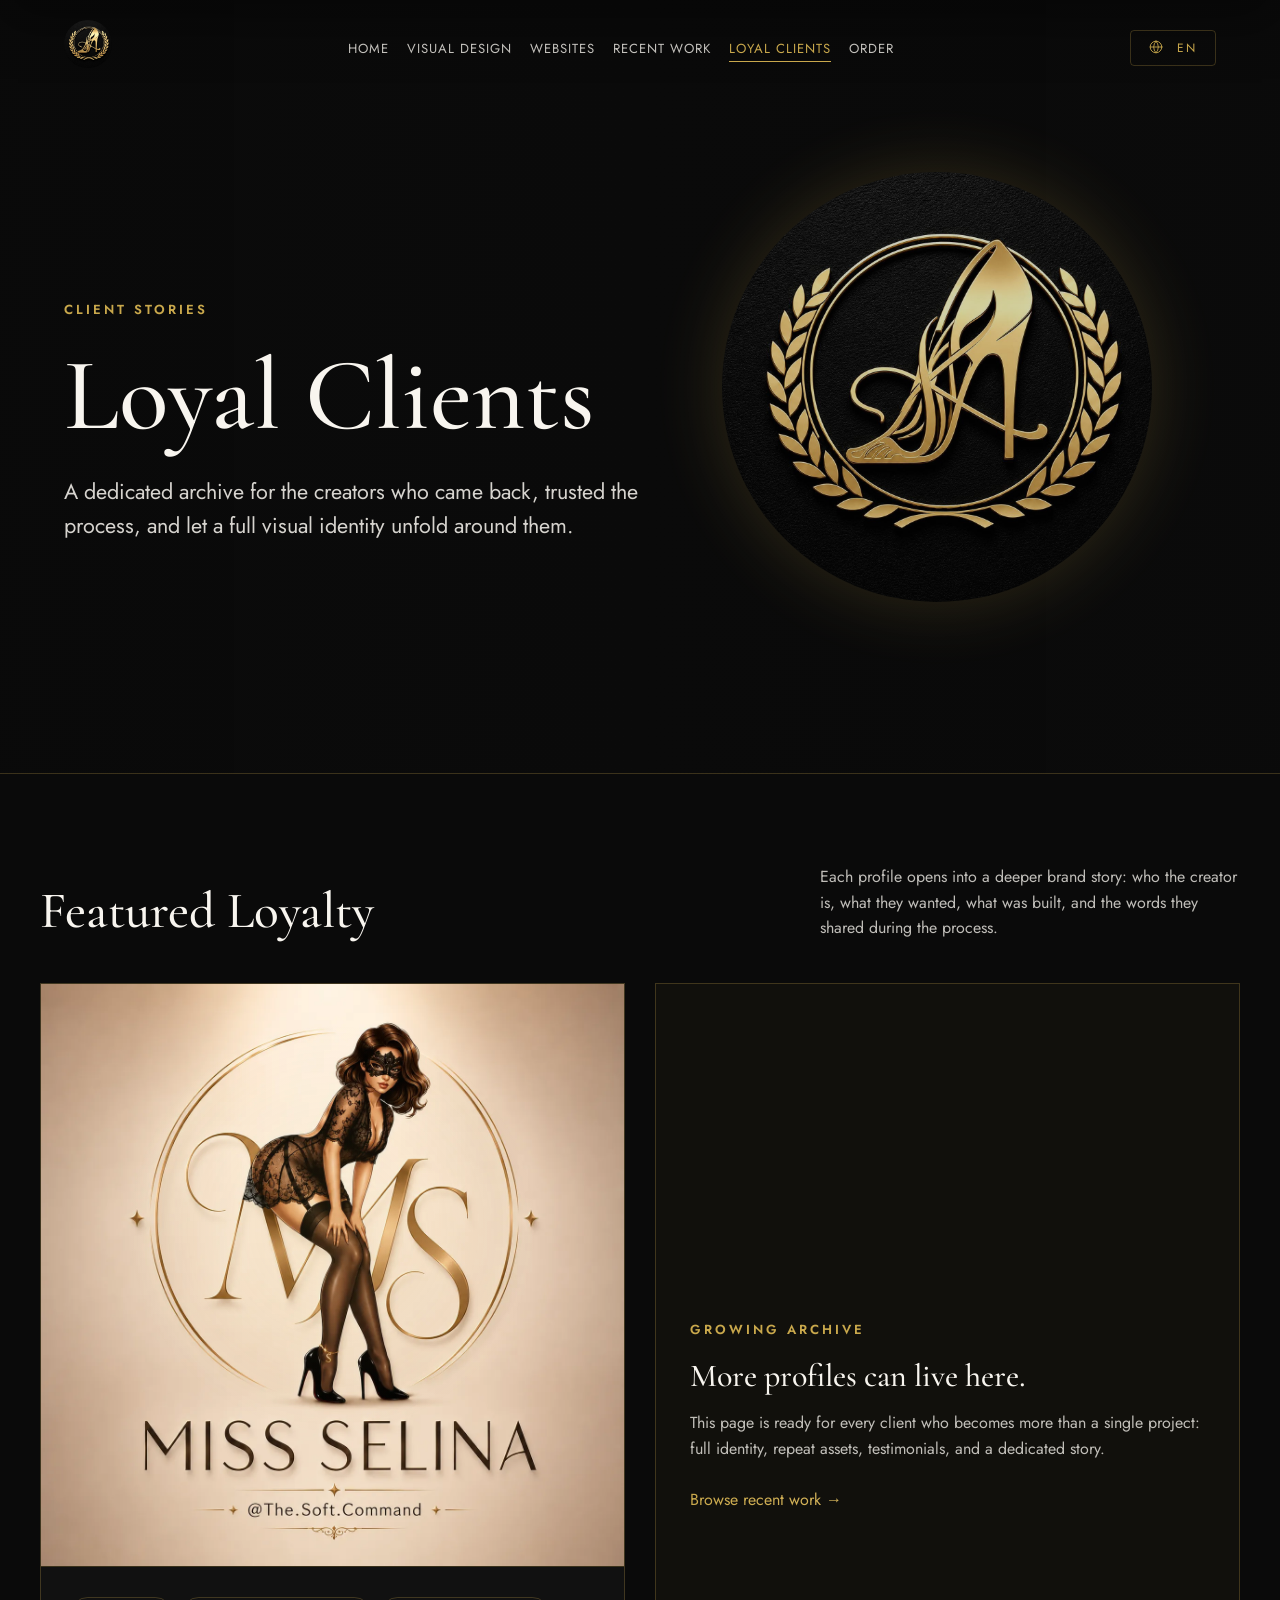
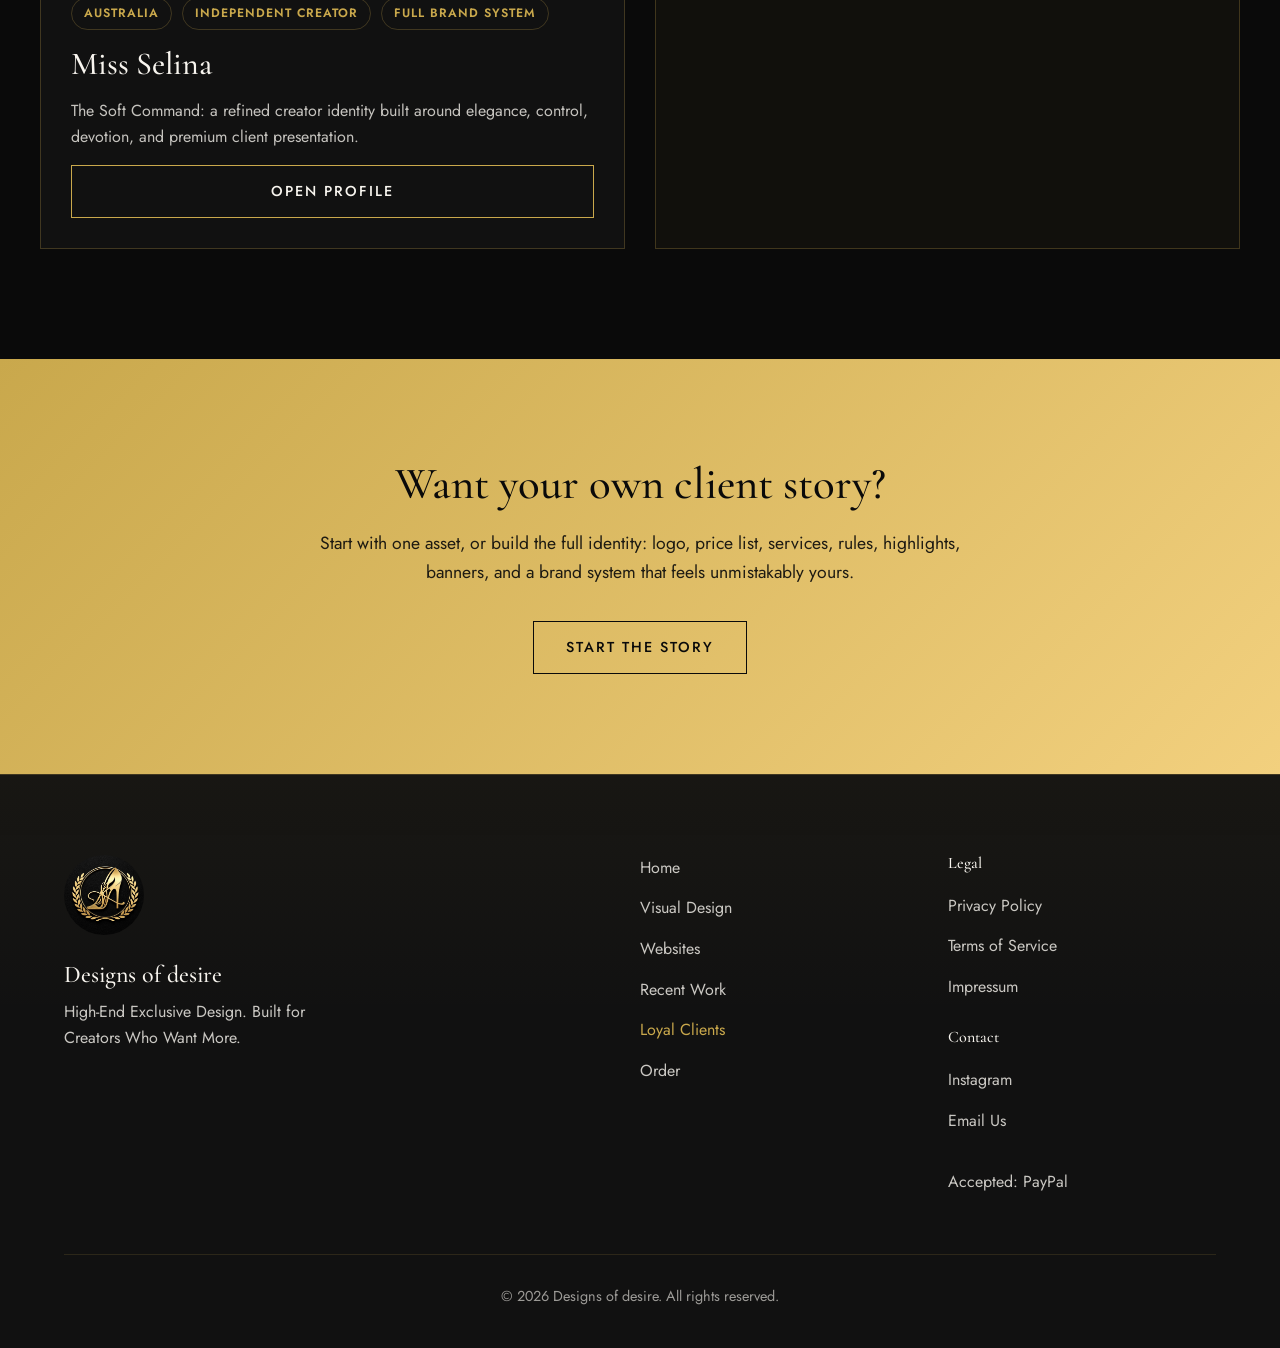
<file: loyal-clients.html>
<!DOCTYPE html>
<html lang="en" data-theme="noir">
<head>
  <meta charset="UTF-8">
  <meta name="viewport" content="width=device-width, initial-scale=1.0">
  <title>Client Showcase | Designs of desire · Casablanca</title>
  <meta name="description" content="Explore loyal client profiles and brand identity stories from Designs of desire, a premium logo and web design studio based in Casablanca.">
  <link rel="canonical" href="https://designsofdesire.netlify.app/loyal-clients.html">
  <meta property="og:title" content="Client Showcase | Designs of desire · Casablanca">
  <meta property="og:description" content="Explore loyal client profiles and brand identity stories from Designs of desire, a premium logo and web design studio based in Casablanca.">
  <meta property="og:type" content="website">
  <meta property="og:url" content="https://designsofdesire.netlify.app/loyal-clients.html">
  <meta property="og:image" content="https://designsofdesire.netlify.app/Images/Recent%20Work/The%20Soft%20command%20logo/miss-selina-variation-1.webp">
  <meta name="twitter:card" content="summary_large_image">
  <meta name="twitter:title" content="Client Showcase | Designs of desire · Casablanca">
  <meta name="twitter:description" content="Explore loyal client profiles and brand identity stories from Designs of desire, a premium logo and web design studio based in Casablanca.">
  <meta name="twitter:image" content="https://designsofdesire.netlify.app/Images/Recent%20Work/The%20Soft%20command%20logo/miss-selina-variation-1.webp">
  <link rel="stylesheet" href="assets/css/styles.css">
  <script type="application/ld+json">
{
  "@context": "https://schema.org",
  "@graph": [
    {
      "@type": "CollectionPage",
      "@id": "https://designsofdesire.netlify.app/loyal-clients.html#webpage",
      "url": "https://designsofdesire.netlify.app/loyal-clients.html",
      "name": "Loyal Clients",
      "description": "Featured loyal client profiles and deeper brand stories from Designs of desire.",
      "isPartOf": {
        "@id": "https://designsofdesire.netlify.app/#website"
      },
      "about": {
        "@id": "https://designsofdesire.netlify.app/#organization"
      },
      "datePublished": "2026-05-31",
      "dateModified": "2026-05-31",
      "mainEntity": {
        "@id": "https://designsofdesire.netlify.app/loyal-clients.html#profiles"
      }
    },
    {
      "@type": "ItemList",
      "@id": "https://designsofdesire.netlify.app/loyal-clients.html#profiles",
      "name": "Loyal client profiles",
      "itemListElement": [
        {
          "@type": "CreativeWork",
          "position": 1,
          "name": "Miss Selina - The Soft Command",
          "url": "https://designsofdesire.netlify.app/miss-selina.html",
          "creator": {
            "@id": "https://designsofdesire.netlify.app/#organization"
          }
        }
      ]
    },
    {
      "@type": "BreadcrumbList",
      "@id": "https://designsofdesire.netlify.app/loyal-clients.html#breadcrumb",
      "itemListElement": [
        {
          "@type": "ListItem",
          "position": 1,
          "name": "Home",
          "item": "https://designsofdesire.netlify.app/"
        },
        {
          "@type": "ListItem",
          "position": 2,
          "name": "Loyal Clients",
          "item": "https://designsofdesire.netlify.app/loyal-clients.html"
        }
      ]
    }
  ]
}
</script>
  <style>
    .page-hero {
      min-height: 86vh;
      display: flex;
      align-items: center;
      padding: 140px 0 70px;
      border-bottom: 1px solid var(--border-color);
      overflow: hidden;
      position: relative;
      background: linear-gradient(90deg, rgba(10, 10, 10, 0.98), rgba(10, 10, 10, 0.82));
    }
    [data-theme="marble"] .page-hero {
      background: linear-gradient(90deg, rgba(255, 253, 247, 0.98), rgba(255, 255, 255, 0.84));
    }
    .page-hero::after {
      content: '';
      position: absolute;
      top: 50%;
      right: clamp(36px, 10vw, 150px);
      width: min(34vw, 430px);
      aspect-ratio: 1;
      transform: translateY(-50%);
      background: url('Images/Logo/designs-of-desire-luxury-logo.jpeg') center / contain no-repeat;
      border-radius: 50%;
      filter: drop-shadow(0 0 34px rgba(201, 168, 76, 0.25));
      opacity: 0.82;
      pointer-events: none;
    }
    [data-theme="marble"] .page-hero::after {
      opacity: 0.94;
      filter: drop-shadow(0 18px 36px rgba(185, 135, 24, 0.2));
    }
    .hero-copy {
      max-width: 680px;
      position: relative;
      z-index: 1;
    }
    .eyebrow {
      color: var(--accent-color-1);
      font-size: 0.82rem;
      font-weight: 600;
      letter-spacing: 3px;
      margin-bottom: 18px;
      text-transform: uppercase;
    }
    .page-hero h1 {
      font-size: clamp(3.1rem, 8vw, 6.8rem);
      margin-bottom: 22px;
    }
    .page-hero p {
      font-size: clamp(1.05rem, 2vw, 1.35rem);
      max-width: 590px;
      opacity: 0.86;
    }
    .client-section {
      padding: 90px 0 110px;
    }
    .section-heading {
      display: flex;
      align-items: end;
      justify-content: space-between;
      gap: 30px;
      margin-bottom: 42px;
    }
    .section-heading h2 {
      font-size: clamp(2.2rem, 4vw, 3.4rem);
    }
    .section-heading p {
      max-width: 420px;
      opacity: 0.76;
    }
    .client-grid {
      display: grid;
      grid-template-columns: repeat(auto-fit, minmax(300px, 1fr));
      gap: 30px;
    }
    .client-tile {
      min-height: 520px;
      display: flex;
      flex-direction: column;
      overflow: hidden;
      border: 1px solid var(--border-color);
      background: var(--card-bg);
      transition: transform 220ms var(--ease-out), border-color 180ms var(--ease-out), box-shadow 220ms var(--ease-out);
    }
    @media (hover: hover) and (pointer: fine) {
      .client-tile:hover {
        border-color: var(--accent-color-1);
        box-shadow: 0 18px 45px var(--border-glow);
        transform: translateY(-6px);
      }
    }
    .client-image {
      aspect-ratio: 1 / 1;
      min-height: 300px;
      background:
        radial-gradient(circle at 50% 42%, rgba(201, 168, 76, 0.13), transparent 46%),
        #090909 url('Images/Recent%20Work/The%20Soft%20command%20logo/miss-selina-variation-1.webp') center bottom / cover no-repeat;
      border-bottom: 1px solid var(--border-color);
    }
    [data-theme="marble"] .client-image {
      background:
        radial-gradient(circle at 50% 42%, rgba(185, 135, 24, 0.16), transparent 46%),
        #fffaf0 url('Images/Recent%20Work/The%20Soft%20command%20logo/miss-selina-variation-1.webp') center bottom / cover no-repeat;
    }
    .client-body {
      padding: 30px;
      display: flex;
      flex: 1;
      flex-direction: column;
      gap: 16px;
    }
    .client-title {
      font-size: 2rem;
    }
    .client-meta {
      display: flex;
      flex-wrap: wrap;
      gap: 10px;
    }
    .client-meta span {
      border: 1px solid var(--border-color);
      color: var(--accent-color-1);
      padding: 6px 12px;
      border-radius: 50px;
      font-size: 0.76rem;
      font-weight: 600;
      letter-spacing: 1px;
      text-transform: uppercase;
    }
    .client-desc {
      opacity: 0.78;
    }
    .client-body .btn {
      margin-top: auto;
      width: 100%;
    }
    .coming-panel {
      min-height: 520px;
      border: 1px solid var(--border-color);
      padding: 34px;
      display: flex;
      flex-direction: column;
      justify-content: center;
      background: rgba(201, 168, 76, 0.035);
    }
    .coming-panel h3 {
      font-size: 2rem;
      margin-bottom: 16px;
    }
    .coming-panel p {
      opacity: 0.76;
      margin-bottom: 26px;
    }
    @media (max-width: 900px) {
      .page-hero {
        background: linear-gradient(180deg, rgba(10, 10, 10, 0.86), rgba(10, 10, 10, 0.98));
        align-items: end;
      }
      [data-theme="marble"] .page-hero {
        background: linear-gradient(180deg, rgba(255, 253, 247, 0.86), rgba(255, 255, 255, 0.98));
      }
      .page-hero::after {
        top: 96px;
        left: 50%;
        right: auto;
        width: min(60vw, 300px);
        transform: translateX(-50%);
        opacity: 0.72;
      }
      .section-heading {
        display: block;
      }
      .section-heading p {
        margin-top: 14px;
      }
    }
  </style>
</head>
<body>

  <nav aria-label="Main navigation">
    <div class="container nav-container">
      <a href="index.html" aria-label="Go to Designs of desire homepage">
        <img src="Images/Logo/designs-of-desire-luxury-logo.jpeg" alt="Designs of desire luxury logo" class="nav-logo" width="1254" height="1254">
      </a>
      <ul class="nav-links">
        <li><a href="index.html" data-i18n="nav_home">Home</a></li>
        <li><a href="visual-design.html" data-i18n="nav_visual">Visual Design</a></li>
        <li><a href="websites.html" data-i18n="nav_websites">Websites</a></li>
        <li><a href="recent-work.html" data-i18n="nav_work">Recent Work</a></li>
        <li><a href="loyal-clients.html" data-i18n="nav_clients">Loyal Clients</a></li>
        <!-- <li><a href="premades.html" data-i18n="nav_premades">Premades</a></li> -->
        <li><a href="order.html" data-i18n="nav_order">Order</a></li>
      </ul>
      <div class="nav-controls">
        <button class="lang-switch" type="button" aria-label="Change language"><svg width="14" height="14" viewBox="0 0 24 24" fill="none" stroke="currentColor" stroke-width="1.5" stroke-linecap="round" stroke-linejoin="round"><circle cx="12" cy="12" r="10"></circle><line x1="2" y1="12" x2="22" y2="12"></line><path d="M12 2a15.3 15.3 0 0 1 4 10 15.3 15.3 0 0 1-4 10 15.3 15.3 0 0 1-4-10 15.3 15.3 0 0 1 4-10z"></path></svg> EN</button>
        <button class="hamburger" type="button" aria-label="Open navigation menu" aria-controls="mobile-menu" aria-expanded="false">
          <span></span><span></span><span></span>
        </button>
      </div>
    </div>
  </nav>

  <div class="mobile-menu" id="mobile-menu">
    <a href="index.html" data-i18n="nav_home">Home</a>
    <a href="visual-design.html" data-i18n="nav_visual">Visual Design</a>
    <a href="websites.html" data-i18n="nav_websites">Websites</a>
    <a href="recent-work.html" data-i18n="nav_work">Recent Work</a>
    <a href="loyal-clients.html" data-i18n="nav_clients">Loyal Clients</a>
    <!-- <a href="premades.html" data-i18n="nav_premades">Premades</a> -->
    <a href="order.html" data-i18n="nav_order">Order</a>
    </div>

  <header class="page-hero">
    <div class="container reveal">
      <div class="hero-copy">
        <div class="eyebrow">Client Stories</div>
        <h1>Loyal Clients</h1>
        <p>A dedicated archive for the creators who came back, trusted the process, and let a full visual identity unfold around them.</p>
      </div>
    </div>
  </header>

  <main>
    <section class="agent-summary sr-only" aria-labelledby="loyal-summary-title">
    <div class="agent-summary-panel">
        <h2 id="loyal-summary-title">Loyal Client Profile Summary</h2>
        <p>Loyal Clients is a dedicated archive for repeat clients and deeper creator brand stories, connecting portfolio work with the client identity, deliverables, and project context.</p>
        <dl>
          <dt>Current profile</dt>
          <dd>Miss Selina, also presented as The Soft Command, with a full brand system and dedicated case study.</dd>
          <dt>Profile format</dt>
          <dd>Each profile can include brand direction, delivered assets, client notes, visuals, and a path to request similar work.</dd>
          <dt>Typical next step</dt>
          <dd>Open a profile to view the deeper brand story or request a loyal client profile project by email.</dd>
        </dl>
        <p class="last-updated">Last updated: May 31, 2026</p>
      </div>
    </section>

    <section class="client-section container reveal">
      <div class="section-heading">
        <h2>Featured Loyalty</h2>
        <p>Each profile opens into a deeper brand story: who the creator is, what they wanted, what was built, and the words they shared during the process.</p>
      </div>

      <div class="client-grid">
        <a class="client-tile" href="miss-selina.html">
          <div class="client-image" role="img" aria-label="Miss Selina brand artwork"></div>
          <div class="client-body">
            <div class="client-meta">
              <span>Australia</span>
              <span>Independent Creator</span>
              <span>Full Brand System</span>
            </div>
            <h3 class="client-title">Miss Selina</h3>
            <p class="client-desc">The Soft Command: a refined creator identity built around elegance, control, devotion, and premium client presentation.</p>
            <span class="btn btn-outline">Open Profile</span>
          </div>
        </a>

        <div class="coming-panel">
          <div class="eyebrow">Growing Archive</div>
          <h3>More profiles can live here.</h3>
          <p>This page is ready for every client who becomes more than a single project: full identity, repeat assets, testimonials, and a dedicated story.</p>
          <a href="recent-work.html" class="gold-gradient-text">Browse recent work →</a>
        </div>
      </div>
    </section>

    <section class="uniform-stripe gold-gradient-bg reveal">
      <div class="container">
        <h2>Want your own client story?</h2>
        <p>Start with one asset, or build the full identity: logo, price list, services, rules, highlights, banners, and a brand system that feels unmistakably yours.</p>
        <div class="stripe-actions">
          <a href="mailto:designs.of.desirex@gmail.com?subject=Loyal%20Client%20Profile%20Inquiry" class="btn btn-outline">Start the Story</a>
        </div>
      </div>
    </section>
  </main>

  <footer>
    <div class="container">
      <div class="footer-content">
        <div>
          <img src="Images/Logo/designs-of-desire-luxury-logo.jpeg" alt="Designs of desire luxury logo" class="footer-logo" loading="lazy" decoding="async" width="1254" height="1254">
          <h3 style="font-size: 1.5rem; margin-bottom: 10px;">Designs of desire</h3>
          <p style="opacity: 0.8; max-width: 300px;">High-End Exclusive Design. Built for Creators Who Want More.</p>
        </div>
        <div class="footer-links">
            <a href="index.html" data-i18n="nav_home">Home</a>
            <a href="visual-design.html" data-i18n="nav_visual">Visual Design</a>
            <a href="websites.html" data-i18n="nav_websites">Websites</a>
            <a href="recent-work.html" data-i18n="nav_work">Recent Work</a>
            <a href="loyal-clients.html" data-i18n="nav_clients">Loyal Clients</a>
            <!-- <a href="premades.html" data-i18n="nav_premades">Premades</a> -->
            <a href="order.html" data-i18n="nav_order">Order</a>
    </div>
          <address class="footer-links">
            <h4 data-i18n="legal_title" style="margin-bottom: 5px;">Legal</h4>
            <a href="privacy.html" data-i18n="nav_privacy">Privacy Policy</a>
            <a href="terms.html" data-i18n="nav_terms">Terms of Service</a>
            <a href="impressum.html" data-i18n="nav_impressum">Impressum</a>
            
            <h4 style="margin-bottom: 5px; margin-top: 15px;">Contact</h4>
            <a href="https://www.instagram.com/designs_of_desire_official_x/" target="_blank">Instagram</a>
            <a href="mailto:designs.of.desirex@gmail.com">Email Us</a>
            <span style="opacity: 0.8; margin-top: 20px;">Accepted: PayPal</span>
          </address>
      </div>
      <div class="footer-bottom">
        &copy; 2026 Designs of desire. All rights reserved.
      </div>
    </div>
  </footer>

  <script src="assets/js/translations.js"></script>
  <script src="assets/js/main.js"></script>
</body>
</html>
</file>
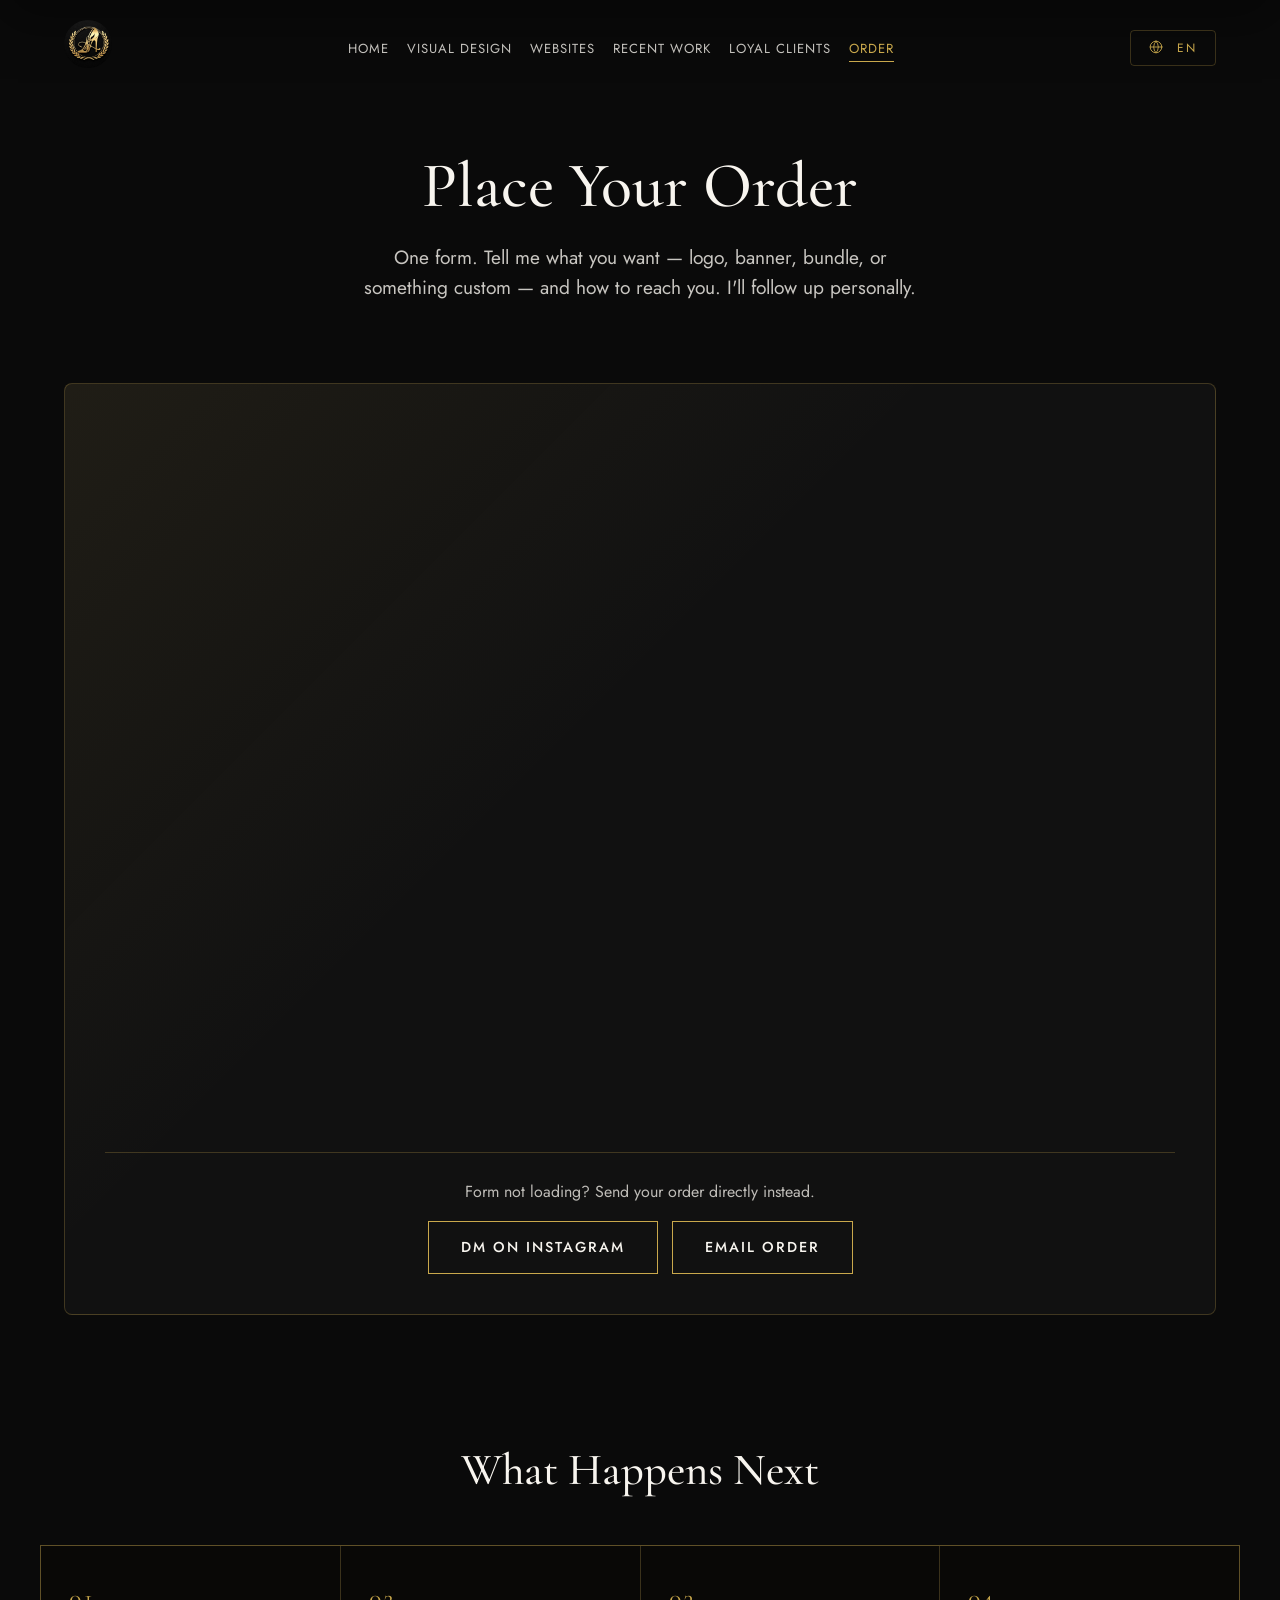
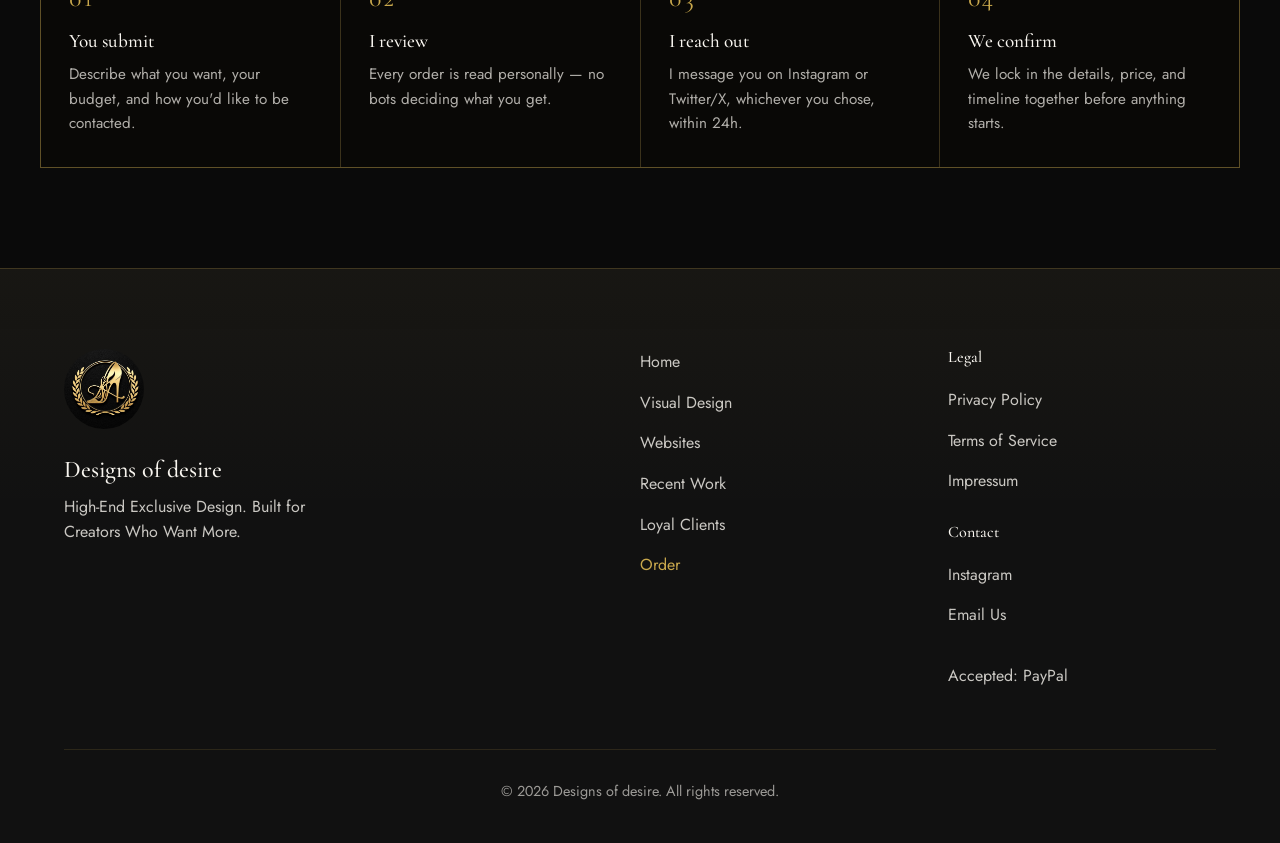
<file: order.html>
<!--
  ORDER.HTML — setup notes
  1. Tally form wired in: form ID 2EZvlV (https://tally.so/r/2EZvlV).
  2. This page isn't wired into translations.js yet, so it's English-only for now. Say the word
     and I'll add the i18n keys + French/German/Spanish strings to match the rest of the site.
  3. Once you're happy with it, add an "Order" link to the nav, mobile menu, and footer on the
     other pages (index, visual-design, websites, premades, etc.) — I can batch that in one pass.
-->
<!DOCTYPE html>
<html lang="en" data-theme="noir">
<head>
  <meta charset="UTF-8">
  <meta name="viewport" content="width=device-width, initial-scale=1.0">
  <title>Place Your Order | Designs of desire · Casablanca</title>
  <meta name="description" content="Order a logo, banner, price list, bundle, or custom design from Designs of desire. Fill out one form and I'll reach out on Instagram or Twitter to confirm details.">
  <link rel="canonical" href="https://designsofdesire.netlify.app/order.html">
  <meta property="og:title" content="Place Your Order | Designs of desire">
  <meta property="og:description" content="Tell me what you want — logo, banner, bundle, or custom design — and how to reach you. I'll follow up personally.">
  <meta property="og:type" content="website">
  <meta property="og:url" content="https://designsofdesire.netlify.app/order.html">
  <meta property="og:image" content="https://designsofdesire.netlify.app/Images/Logo/designs-of-desire-luxury-logo-1.jpeg">
  <meta name="twitter:card" content="summary_large_image">
  <meta name="twitter:title" content="Place Your Order | Designs of desire">
  <meta name="twitter:description" content="Tell me what you want and how to reach you. I'll follow up personally on Instagram or Twitter.">
  <meta name="twitter:image" content="https://designsofdesire.netlify.app/Images/Logo/designs-of-desire-luxury-logo-1.jpeg">
  <link rel="stylesheet" href="assets/css/styles.css">
  <script type="application/ld+json">
{
  "@context": "https://schema.org",
  "@graph": [
    {
      "@type": "WebPage",
      "@id": "https://designsofdesire.netlify.app/order.html#webpage",
      "url": "https://designsofdesire.netlify.app/order.html",
      "name": "Place Your Order",
      "description": "Order intake page for Designs of desire visual design and website services.",
      "isPartOf": {
        "@id": "https://designsofdesire.netlify.app/#website"
      },
      "about": {
        "@id": "https://designsofdesire.netlify.app/#organization"
      }
    },
    {
      "@type": "BreadcrumbList",
      "@id": "https://designsofdesire.netlify.app/order.html#breadcrumb",
      "itemListElement": [
        { "@type": "ListItem", "position": 1, "name": "Home", "item": "https://designsofdesire.netlify.app/" },
        { "@type": "ListItem", "position": 2, "name": "Place Your Order", "item": "https://designsofdesire.netlify.app/order.html" }
      ]
    }
  ]
}
  </script>
  <style>
    .page-header {
      padding: 150px 0 60px;
      text-align: center;
      position: relative;
    }
    .page-header h1 {
      font-size: clamp(2.5rem, 5vw, 4rem);
      margin-bottom: 20px;
    }
    .page-header p {
      font-size: 1.2rem;
      opacity: 0.8;
      max-width: 560px;
      margin: 0 auto;
    }

    .order-card {
      border: 1px solid var(--border-color);
      border-radius: 8px;
      background:
        linear-gradient(135deg, rgba(201, 168, 76, 0.08), transparent 42%),
        var(--card-bg);
      padding: clamp(20px, 4vw, 40px);
      margin-bottom: 60px;
    }
    .order-card iframe {
      display: block;
      border: 0;
      width: 100%;
      min-height: 700px;
    }
    .order-fallback {
      margin-top: 28px;
      padding-top: 26px;
      border-top: 1px solid var(--border-color);
      text-align: center;
    }
    .order-fallback p {
      opacity: 0.75;
      margin-bottom: 16px;
    }
    .order-fallback-actions {
      display: flex;
      gap: 14px;
      justify-content: center;
      flex-wrap: wrap;
    }

    .order-steps {
      padding: clamp(40px, 6vw, 70px) 0 clamp(60px, 8vw, 100px);
    }
    .order-steps h2 {
      text-align: center;
      font-size: clamp(2rem, 4vw, 2.8rem);
      margin-bottom: 50px;
    }
    .order-steps-grid {
      display: grid;
      grid-template-columns: repeat(auto-fit, minmax(220px, 1fr));
      gap: 1px;
      background: rgba(201, 168, 76, 0.25);
      border: 1px solid rgba(201, 168, 76, 0.25);
    }
    .order-step {
      background: #090806;
      padding: 32px 28px;
    }
    .order-step .step-number {
      color: var(--accent-color-1);
      font-family: var(--font-display);
      font-size: 1.6rem;
      margin-bottom: 12px;
      display: block;
    }
    .order-step h3 {
      font-size: 1.2rem;
      margin-bottom: 10px;
    }
    .order-step p {
      opacity: 0.7;
      font-size: 0.95rem;
      line-height: 1.6;
      margin: 0;
    }
  </style>
</head>
<body>

  <!-- Navigation -->
  <nav aria-label="Main navigation">
    <div class="container nav-container">
      <a href="index.html" aria-label="Go to Designs of desire homepage">
        <img src="Images/Logo/designs-of-desire-luxury-logo.jpeg" alt="Designs of desire luxury logo" class="nav-logo" width="1254" height="1254">
      </a>
      <ul class="nav-links">
        <li><a href="index.html" data-i18n="nav_home">Home</a></li>
        <li><a href="visual-design.html" data-i18n="nav_visual">Visual Design</a></li>
        <li><a href="websites.html" data-i18n="nav_websites">Websites</a></li>
        <li><a href="recent-work.html" data-i18n="nav_work">Recent Work</a></li>
        <li><a href="loyal-clients.html" data-i18n="nav_clients">Loyal Clients</a></li>
        <!-- <li><a href="premades.html" data-i18n="nav_premades">Premades</a></li> -->
        <li><a href="order.html" aria-current="page" data-i18n="nav_order">Order</a></li>
      </ul>
      <div class="nav-controls">
        <button class="lang-switch" type="button" aria-label="Change language"><svg width="14" height="14" viewBox="0 0 24 24" fill="none" stroke="currentColor" stroke-width="1.5" stroke-linecap="round" stroke-linejoin="round"><circle cx="12" cy="12" r="10"></circle><line x1="2" y1="12" x2="22" y2="12"></line><path d="M12 2a15.3 15.3 0 0 1 4 10 15.3 15.3 0 0 1-4 10 15.3 15.3 0 0 1-4-10 15.3 15.3 0 0 1 4-10z"></path></svg> EN</button>
        <button class="hamburger" type="button" aria-label="Open navigation menu" aria-controls="mobile-menu" aria-expanded="false">
          <span></span><span></span><span></span>
        </button>
      </div>
    </div>
  </nav>

  <!-- Mobile Menu -->
  <div class="mobile-menu" id="mobile-menu">
    <a href="index.html" data-i18n="nav_home">Home</a>
    <a href="visual-design.html" data-i18n="nav_visual">Visual Design</a>
    <a href="websites.html" data-i18n="nav_websites">Websites</a>
    <a href="recent-work.html" data-i18n="nav_work">Recent Work</a>
    <a href="loyal-clients.html" data-i18n="nav_clients">Loyal Clients</a>
    <!-- <a href="premades.html" data-i18n="nav_premades">Premades</a> -->
    <a href="order.html" data-i18n="nav_order">Order</a>
  </div>

  <main>
  <header class="page-header container reveal">
    <h1>Place Your Order</h1>
    <p>One form. Tell me what you want — logo, banner, bundle, or something custom — and how to reach you. I'll follow up personally.</p>
  </header>

  <section class="agent-summary sr-only" aria-labelledby="order-summary-title">
    <div class="agent-summary-panel">
      <h2 id="order-summary-title">Order Intake Summary</h2>
      <p>This page collects custom order requests for Designs of desire visual design and website services. Clients describe what they want, select a budget and timeframe, and choose whether to be contacted on Instagram or Twitter/X.</p>
      <dl>
        <dt>Typical next step</dt>
        <dd>Submit the order form. Designs of desire reviews it and reaches out on the chosen platform, usually within 24 hours.</dd>
      </dl>
    </div>
  </section>

  <!-- Order Form -->
  <section class="container reveal" style="padding-top: 20px;">
    <div class="order-card">
      <iframe
        data-tally-src="https://tally.so/embed/2EZvlV?alignLeft=1&hideTitle=1&transparentBackground=1&dynamicHeight=1"
        loading="lazy"
        width="100%"
        height="700"
        title="Place Your Order — Designs of desire">
      </iframe>

      <div class="order-fallback">
        <p>Form not loading? Send your order directly instead.</p>
        <div class="order-fallback-actions">
          <a class="btn btn-outline" href="https://www.instagram.com/designs_of_desire_official_x/" target="_blank">DM on Instagram</a>
          <a class="btn btn-outline" href="mailto:designs.of.desirex@gmail.com">Email Order</a>
        </div>
      </div>
    </div>
  </section>

  <!-- What Happens Next -->
  <section class="order-steps container reveal">
    <h2>What Happens Next</h2>
    <div class="order-steps-grid">
      <div class="order-step">
        <span class="step-number">01</span>
        <h3>You submit</h3>
        <p>Describe what you want, your budget, and how you'd like to be contacted.</p>
      </div>
      <div class="order-step">
        <span class="step-number">02</span>
        <h3>I review</h3>
        <p>Every order is read personally — no bots deciding what you get.</p>
      </div>
      <div class="order-step">
        <span class="step-number">03</span>
        <h3>I reach out</h3>
        <p>I message you on Instagram or Twitter/X, whichever you chose, within 24h.</p>
      </div>
      <div class="order-step">
        <span class="step-number">04</span>
        <h3>We confirm</h3>
        <p>We lock in the details, price, and timeline together before anything starts.</p>
      </div>
    </div>
  </section>
  </main>

  <!-- Footer -->
  <footer>
    <div class="container">
      <div class="footer-content">
        <div>
          <img src="Images/Logo/designs-of-desire-luxury-logo.jpeg" alt="Designs of desire luxury logo" class="footer-logo" loading="lazy" decoding="async" width="1254" height="1254">
          <h3 style="font-size: 1.5rem; margin-bottom: 10px;">Designs of desire</h3>
          <p style="opacity: 0.8; max-width: 300px;">High-End Exclusive Design. Built for Creators Who Want More.</p>
        </div>
        <div class="footer-links">
            <a href="index.html" data-i18n="nav_home">Home</a>
            <a href="visual-design.html" data-i18n="nav_visual">Visual Design</a>
            <a href="websites.html" data-i18n="nav_websites">Websites</a>
            <a href="recent-work.html" data-i18n="nav_work">Recent Work</a>
            <a href="loyal-clients.html" data-i18n="nav_clients">Loyal Clients</a>
            <!-- <a href="premades.html" data-i18n="nav_premades">Premades</a> -->
            <a href="order.html" data-i18n="nav_order">Order</a>
          </div>
          <address class="footer-links">
            <h4 data-i18n="legal_title" style="margin-bottom: 5px;">Legal</h4>
            <a href="privacy.html" data-i18n="nav_privacy">Privacy Policy</a>
            <a href="terms.html" data-i18n="nav_terms">Terms of Service</a>
            <a href="impressum.html" data-i18n="nav_impressum">Impressum</a>
            
            <h4 style="margin-bottom: 5px; margin-top: 15px;">Contact</h4>
            <a href="https://www.instagram.com/designs_of_desire_official_x/" target="_blank">Instagram</a>
            <a href="mailto:designs.of.desirex@gmail.com">Email Us</a>
            <span style="opacity: 0.8; margin-top: 20px;">Accepted: PayPal</span>
          </address>
      </div>
      <div class="footer-bottom">
        &copy; 2026 Designs of desire. All rights reserved.
      </div>
    </div>
  </footer>

  <script src="assets/js/translations.js"></script>
  <script src="assets/js/main.js"></script>
  <script>
    (function (d, t) {
      var v = d.createElement(t),
        s = d.getElementsByTagName(t)[0];
      v.src = "https://tally.so/widgets/embed.js";
      v.onload = function () {
        if (typeof Tally !== "undefined") Tally.loadEmbeds();
      };
      v.onerror = function () {
        document.querySelectorAll("iframe[data-tally-src]").forEach(function (e) {
          e.src = e.dataset.tallySrc;
        });
      };
      s.parentNode.insertBefore(v, s);
    })(document, "script");
  </script>
</body>
</html>
</file>
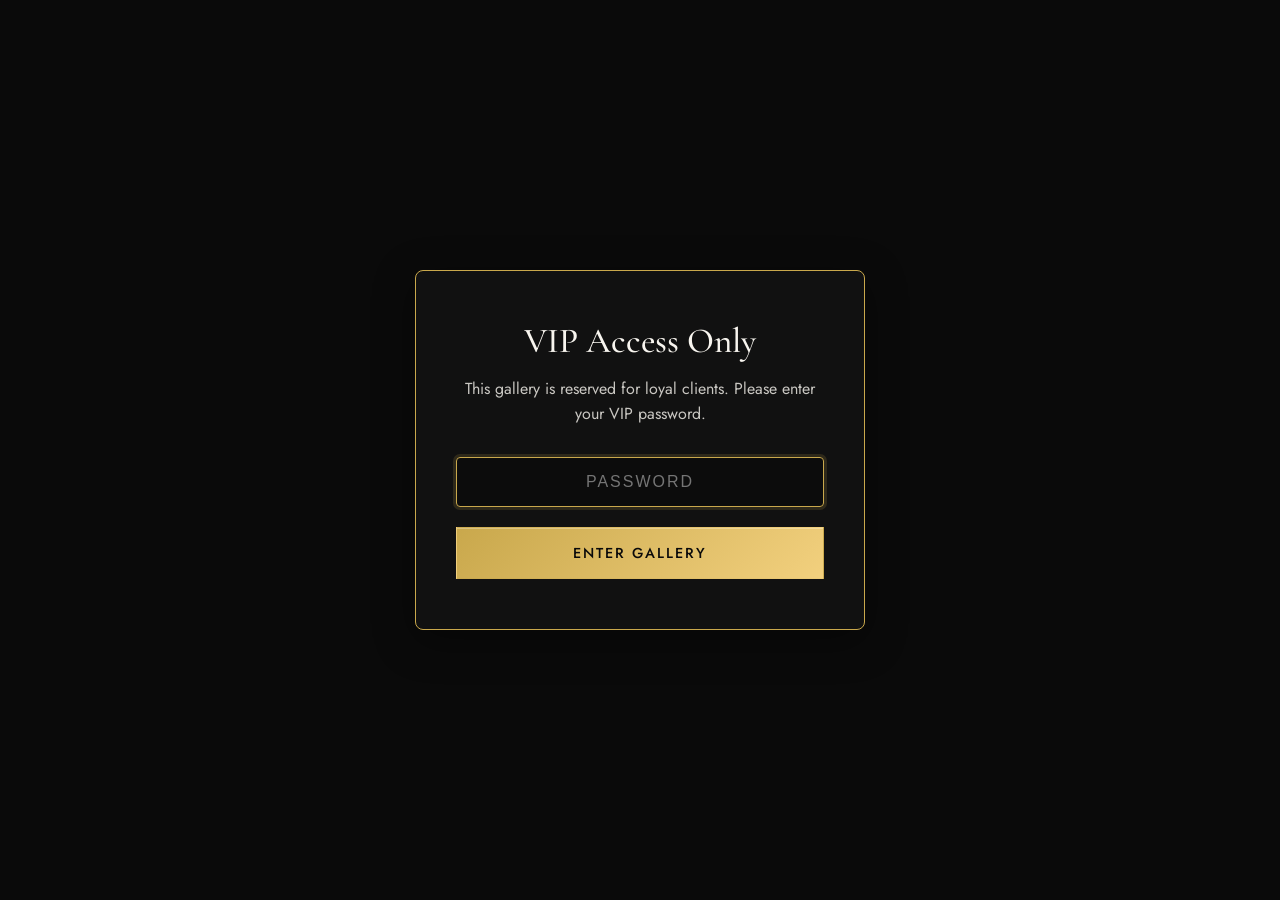
<file: premades.html>
<!DOCTYPE html>
<html lang="en" data-theme="noir">
<head>
  <meta charset="UTF-8">
  <meta name="viewport" content="width=device-width, initial-scale=1.0">
  <meta name="robots" content="noindex, nofollow">
  <title>Premade Logo & Brand Designs | Designs of desire</title>
  <meta name="description" content="Claim exclusive premade logos, banners, price lists, and brand design bundles from Designs of desire. Personalize with your name, colors, and details. From EUR 20.">
  <link rel="canonical" href="https://designsofdesire.netlify.app/premades.html">
  <meta property="og:title" content="Premade Logo & Brand Designs | Designs of desire">
  <meta property="og:description" content="Claim exclusive premade logos, banners, price lists, and brand design bundles. Personalize with your name, colors, and details.">
  <meta property="og:type" content="website">
  <meta property="og:url" content="https://designsofdesire.netlify.app/premades.html">
  <meta property="og:image" content="https://designsofdesire.netlify.app/Images/Premades/10.png">
  <meta name="twitter:card" content="summary_large_image">
  <meta name="twitter:title" content="Premade Logo & Brand Designs | Designs of desire">
  <meta name="twitter:description" content="Claim exclusive premade logos, banners, price lists, and brand design bundles. Personalize with your name, colors, and details.">
  <meta name="twitter:image" content="https://designsofdesire.netlify.app/Images/Premades/10.png">
  <link rel="stylesheet" href="assets/css/styles.css">
  <script type="application/ld+json">
{
  "@context": "https://schema.org",
  "@graph": [
    {
      "@type": "CollectionPage",
      "@id": "https://designsofdesire.netlify.app/premades.html#webpage",
      "url": "https://designsofdesire.netlify.app/premades.html",
      "name": "Premade Designs",
      "description": "Exclusive premade logos, banners, price lists, and bundles that can be claimed and personalized for creators and brands.",
      "isPartOf": {
        "@id": "https://designsofdesire.netlify.app/#website"
      },
      "about": {
        "@id": "https://designsofdesire.netlify.app/#organization"
      },
      "datePublished": "2026-05-31",
      "dateModified": "2026-05-31",
      "mainEntity": {
        "@id": "https://designsofdesire.netlify.app/premades.html#catalog"
      }
    },
    {
      "@type": "OfferCatalog",
      "@id": "https://designsofdesire.netlify.app/premades.html#catalog",
      "name": "Available premade designs",
      "itemListElement": [
        {
          "@type": "Offer",
          "name": "Premade Logo Design",
          "priceCurrency": "EUR",
          "price": 25,
          "availability": "https://schema.org/InStock",
          "url": "https://designsofdesire.netlify.app/premades.html"
        },
        {
          "@type": "Offer",
          "name": "Premade Banner Design",
          "priceCurrency": "EUR",
          "price": 20,
          "availability": "https://schema.org/InStock",
          "url": "https://designsofdesire.netlify.app/premades.html"
        },
        {
          "@type": "Offer",
          "name": "Premade Bundle",
          "priceCurrency": "EUR",
          "price": 45,
          "availability": "https://schema.org/InStock",
          "url": "https://designsofdesire.netlify.app/premades.html"
        }
      ]
    },
    {
      "@type": "BreadcrumbList",
      "@id": "https://designsofdesire.netlify.app/premades.html#breadcrumb",
      "itemListElement": [
        {
          "@type": "ListItem",
          "position": 1,
          "name": "Home",
          "item": "https://designsofdesire.netlify.app/"
        },
        {
          "@type": "ListItem",
          "position": 2,
          "name": "Premade Designs",
          "item": "https://designsofdesire.netlify.app/premades.html"
        }
      ]
    }
  ]
}
</script>
  <style>
    .page-header {
      padding: 150px 0 80px;
      text-align: center;
      position: relative;
    }
    .page-header h1 {
      font-size: clamp(2.5rem, 5vw, 4rem);
      margin-bottom: 20px;
    }
    .page-header p {
      font-size: 1.2rem;
      opacity: 0.8;
      max-width: 600px;
      margin: 0 auto;
    }
    .info-strip {
      color: var(--accent-color-1);
      font-weight: 500;
      margin-top: 20px;
      font-family: var(--font-display);
      font-size: 1.2rem;
    }

    /* How it works */
    .steps-strip {
      display: flex;
      justify-content: center;
      gap: 50px;
      padding: 40px 20px;
      background: var(--card-bg);
      border-top: 1px solid var(--border-color);
      border-bottom: 1px solid var(--border-color);
      flex-wrap: wrap;
    }
    .step {
      display: flex;
      align-items: center;
      gap: 15px;
    }
    .step-num {
      width: 40px; height: 40px;
      border-radius: 50%;
      border: 1px solid var(--accent-color-1);
      display: flex;
      align-items: center;
      justify-content: center;
      font-family: var(--font-display);
      font-size: 1.5rem;
      color: var(--accent-color-1);
    }

    /* Gallery */
    .gallery-container {
      padding: 80px 0 100px;
      overflow: hidden;
      position: relative;
    }
    .gallery-track {
      display: flex;
      gap: 30px;
      overflow-x: auto;
      padding: 20px;
      scroll-snap-type: x mandatory;
      scrollbar-width: none;
      -ms-overflow-style: none;
    }
    .gallery-track::-webkit-scrollbar {
      display: none;
    }
    .premade-card {
      min-width: 320px;
      max-width: 320px;
      background: var(--card-bg);
      border: 1px solid var(--border-color);
      border-radius: 8px;
      padding: 20px;
      scroll-snap-align: center;
      position: relative;
      transition: transform 220ms var(--ease-out), box-shadow 220ms var(--ease-out), border-color 180ms var(--ease-out);
    }
    @media (hover: hover) and (pointer: fine) {
      .premade-card:hover {
        transform: translateY(-5px);
        box-shadow: 0 10px 25px var(--border-glow);
        border-color: var(--accent-color-1);
      }
    }
    .premade-img {
      width: 100%;
      height: 350px;
      object-fit: cover;
      border-radius: 4px;
      margin-bottom: 20px;
    }
    .premade-type {
      font-size: 0.8rem;
      text-transform: uppercase;
      letter-spacing: 1px;
      opacity: 0.7;
    }
    .premade-title {
      font-size: 1.5rem;
      font-family: var(--font-display);
      margin-bottom: 10px;
    }
    .premade-price {
      color: var(--accent-color-1);
      font-size: 1.2rem;
      font-weight: 500;
      margin-bottom: 20px;
    }
    .badge {
      position: absolute;
      top: 30px;
      right: 30px;
      padding: 5px 15px;
      border-radius: 4px;
      font-size: 0.8rem;
      font-weight: bold;
      text-transform: uppercase;
    }
    .badge.available {
      background: var(--accent-color-1);
      color: var(--button-text);
    }
    .badge.claimed {
      background: #555;
      color: #fff;
    }

    /* Controls */
    .gallery-controls {
      display: flex;
      justify-content: center;
      gap: 20px;
      margin-top: 40px;
    }
    .gallery-btn {
      background: var(--card-bg);
      border: 1px solid var(--border-color);
      color: var(--text-color);
      width: 50px;
      height: 50px;
      border-radius: 50%;
      cursor: pointer;
      display: flex;
      align-items: center;
      justify-content: center;
      font-size: 1.5rem;
      transition: color 160ms var(--ease-out), border-color 160ms var(--ease-out), background-color 160ms var(--ease-out), transform 140ms var(--ease-out);
    }
    .gallery-btn:active {
      transform: scale(0.94);
    }
    @media (hover: hover) and (pointer: fine) {
      .gallery-btn:hover {
        border-color: var(--accent-color-1);
        color: var(--accent-color-1);
      }
    }

    /* Modal */
    .modal-overlay {
      position: fixed;
      top: 0; left: 0; width: 100%; height: 100%;
      background: rgba(0,0,0,0.8);
      backdrop-filter: blur(5px);
      z-index: 2000;
      display: flex;
      align-items: center;
      justify-content: center;
      opacity: 0;
      pointer-events: none;
      transition: opacity 200ms var(--ease-out), backdrop-filter 200ms var(--ease-out);
    }
    .modal-overlay.active {
      opacity: 1;
      pointer-events: all;
    }
    .modal-content {
      background: var(--bg-color);
      border: 1px solid var(--accent-color-1);
      padding: 50px;
      border-radius: 8px;
      max-width: 500px;
      width: 90%;
      position: relative;
      text-align: center;
      opacity: 0;
      transform: translateY(14px) scale(0.97);
      transition: opacity 200ms var(--ease-out), transform 220ms var(--ease-out);
    }
    .modal-overlay.active .modal-content {
      opacity: 1;
      transform: translateY(0) scale(1);
    }
    .modal-close {
      position: absolute;
      top: 15px; right: 20px;
      background: none; border: none;
      color: var(--text-color);
      font-size: 2rem; cursor: pointer;
    }
  </style>
</head>
<body>
  <!-- VIP Overlay -->
  <div id="vip-overlay">
    <div class="vip-box">
      <h2>VIP Access Only</h2>
      <p>This gallery is reserved for loyal clients. Please enter your VIP password.</p>
      <input type="password" id="vip-password" class="vip-input" placeholder="PASSWORD" />
      <button id="vip-submit" class="btn btn-primary" style="width: 100%;">Enter Gallery</button>
      <div id="vip-error">Incorrect password.</div>
    </div>
  </div>

  <div id="vip-protected-content" style="display: none;">

  <!-- Navigation -->
  <nav aria-label="Main navigation">
    <div class="container nav-container">
      <a href="index.html" aria-label="Go to Designs of desire homepage">
        <img src="Images/Logo/designs-of-desire-luxury-logo.jpeg" alt="Designs of desire luxury logo" class="nav-logo" width="1254" height="1254">
      </a>
      <ul class="nav-links">
        <li><a href="index.html" data-i18n="nav_home">Home</a></li>
        <li><a href="visual-design.html" data-i18n="nav_visual">Visual Design</a></li>
        <li><a href="websites.html" data-i18n="nav_websites">Websites</a></li>
        <li><a href="recent-work.html" data-i18n="nav_work">Recent Work</a></li>
        <li><a href="loyal-clients.html" data-i18n="nav_clients">Loyal Clients</a></li>
        <!-- <li><a href="premades.html" data-i18n="nav_premades">Premades</a></li> -->
        <li><a href="order.html" data-i18n="nav_order">Order</a></li>
      </ul>
      <div class="nav-controls">
        <button class="lang-switch" type="button" aria-label="Change language"><svg width="14" height="14" viewBox="0 0 24 24" fill="none" stroke="currentColor" stroke-width="1.5" stroke-linecap="round" stroke-linejoin="round"><circle cx="12" cy="12" r="10"></circle><line x1="2" y1="12" x2="22" y2="12"></line><path d="M12 2a15.3 15.3 0 0 1 4 10 15.3 15.3 0 0 1-4 10 15.3 15.3 0 0 1-4-10 15.3 15.3 0 0 1 4-10z"></path></svg> EN</button>
        <button class="hamburger" type="button" aria-label="Open navigation menu" aria-controls="mobile-menu" aria-expanded="false">
          <span></span><span></span><span></span>
        </button>
      </div>
    </div>
  </nav>

  <!-- Mobile Menu -->
  <div class="mobile-menu" id="mobile-menu">
    <a href="index.html" data-i18n="nav_home">Home</a>
    <a href="visual-design.html" data-i18n="nav_visual">Visual Design</a>
    <a href="websites.html" data-i18n="nav_websites">Websites</a>
    <a href="recent-work.html" data-i18n="nav_work">Recent Work</a>
    <a href="loyal-clients.html" data-i18n="nav_clients">Loyal Clients</a>
    <!-- <a href="premades.html" data-i18n="nav_premades">Premades</a> -->
    <a href="order.html" data-i18n="nav_order">Order</a>
  </div>

  <main>
  <header class="page-header container reveal">
    <h1>Premade Designs</h1>
    <p>Ready to Personalise.</p>
    <p>Love a design? Claim it — and I'll customise it just for you.</p>
    <div class="info-strip">Each premade is exclusive — once claimed, it's yours alone.</div>
  </header>

  <section class="agent-summary sr-only" aria-labelledby="premades-summary-title">
    <div class="agent-summary-panel">
      <h2 id="premades-summary-title">Premade Design Summary</h2>
      <p>Premade Designs are ready-made visual assets that can be claimed, personalized with client details, and then removed from availability when marked as claimed.</p>
      <dl>
        <dt>Available types</dt>
        <dd>Premade logos, banners, price lists, and bundles.</dd>
        <dt>Ideal clients</dt>
        <dd>Creators and brands that want a faster premium design path with a pre-selected visual direction.</dd>
        <dt>Pricing</dt>
        <dd>Listed premades include EUR 20 banners, EUR 25 logos, EUR 30 price lists, and EUR 45 bundles.</dd>
        <dt>Typical next step</dt>
        <dd>Choose an available premade and send the claim request with customization details.</dd>
      </dl>
      <p class="last-updated">Last updated: May 31, 2026</p>
    </div>
  </section>

  <section class="steps-strip reveal" aria-label="How premade designs work">
    <div class="step">
      <div class="step-num">1</div>
      <div><strong>Browse</strong><br><small>Swipe available designs</small></div>
    </div>
    <div class="step">
      <div class="step-num">2</div>
      <div><strong>Claim</strong><br><small>Tap "I Want This"</small></div>
    </div>
    <div class="step">
      <div class="step-num">3</div>
      <div><strong>Personalise</strong><br><small>Customised with your details</small></div>
    </div>
  </section>

  <!-- Gallery -->
  <section class="gallery-container reveal" aria-labelledby="premade-gallery-title">
    <h2 id="premade-gallery-title" class="sr-only">Available Premade Designs</h2>
    <div class="gallery-track" id="gallery-track">
      
      <!-- Premades Items -->
      <div class="premade-card">
        <div class="badge available">Available</div>
        <img src="Images/Premades/10.png" alt="Available premade logo design number 10 for creator brand personalization" class="premade-img" loading="lazy" decoding="async" width="900" height="1600">
        <div class="premade-type">Logo</div>
        <h3 class="premade-title">Premade #10</h3>
        <div class="premade-price">€25</div>
        <button class="btn btn-outline claim-btn" style="width: 100%;" data-name="Premade #10" data-price="€25" data-type="Logo">I Want This</button>
      </div>

      <div class="premade-card">
        <div class="badge available">Available</div>
        <img src="Images/Premades/11.png" alt="Available premade logo design number 11 for creator brand personalization" class="premade-img" loading="lazy" decoding="async" width="900" height="1600">
        <div class="premade-type">Logo</div>
        <h3 class="premade-title">Premade #11</h3>
        <div class="premade-price">€25</div>
        <button class="btn btn-outline claim-btn" style="width: 100%;" data-name="Premade #11" data-price="€25" data-type="Logo">I Want This</button>
      </div>

      <div class="premade-card">
        <div class="badge available">Available</div>
        <img src="Images/Premades/12.png" alt="Available premade logo design number 12 for creator brand personalization" class="premade-img" loading="lazy" decoding="async" width="900" height="1600">
        <div class="premade-type">Logo</div>
        <h3 class="premade-title">Premade #12</h3>
        <div class="premade-price">€25</div>
        <button class="btn btn-outline claim-btn" style="width: 100%;" data-name="Premade #12" data-price="€25" data-type="Logo">I Want This</button>
      </div>

      <div class="premade-card">
        <div class="badge available">Available</div>
        <img src="Images/Premades/2.png" alt="Available premade price list design number 2 for creator brand personalization" class="premade-img" loading="lazy" decoding="async" width="900" height="1600">
        <div class="premade-type">Price List</div>
        <h3 class="premade-title">Premade #2</h3>
        <div class="premade-price">€30</div>
        <button class="btn btn-outline claim-btn" style="width: 100%;" data-name="Premade #2" data-price="€30" data-type="Price List">I Want This</button>
      </div>

      <div class="premade-card">
        <div class="badge available">Available</div>
        <img src="Images/Premades/3.png" alt="Available premade banner design number 3 for creator brand personalization" class="premade-img" loading="lazy" decoding="async" width="900" height="1600">
        <div class="premade-type">Banner</div>
        <h3 class="premade-title">Premade #3</h3>
        <div class="premade-price">€20</div>
        <button class="btn btn-outline claim-btn" style="width: 100%;" data-name="Premade #3" data-price="€20" data-type="Banner">I Want This</button>
      </div>

      <div class="premade-card">
        <div class="badge available">Available</div>
        <img src="Images/Premades/4.png" alt="Available premade bundle design number 4 for creator brand personalization" class="premade-img" loading="lazy" decoding="async" width="900" height="1600">
        <div class="premade-type">Bundle</div>
        <h3 class="premade-title">Premade #4</h3>
        <div class="premade-price">€45</div>
        <button class="btn btn-outline claim-btn" style="width: 100%;" data-name="Premade #4" data-price="€45" data-type="Bundle">I Want This</button>
      </div>

      <div class="premade-card">
        <div class="badge available">Available</div>
        <img src="Images/Premades/5.png" alt="Available premade logo design number 5 for creator brand personalization" class="premade-img" loading="lazy" decoding="async" width="900" height="1600">
        <div class="premade-type">Logo</div>
        <h3 class="premade-title">Premade #5</h3>
        <div class="premade-price">€25</div>
        <button class="btn btn-outline claim-btn" style="width: 100%;" data-name="Premade #5" data-price="€25" data-type="Logo">I Want This</button>
      </div>

      <div class="premade-card">
        <div class="badge available">Available</div>
        <img src="Images/Premades/7.png" alt="Available premade logo design number 7 for creator brand personalization" class="premade-img" loading="lazy" decoding="async" width="900" height="1600">
        <div class="premade-type">Logo</div>
        <h3 class="premade-title">Premade #7</h3>
        <div class="premade-price">€25</div>
        <button class="btn btn-outline claim-btn" style="width: 100%;" data-name="Premade #7" data-price="€25" data-type="Logo">I Want This</button>
      </div>

      <div class="premade-card">
        <div class="badge available">Available</div>
        <img src="Images/Premades/8.png" alt="Available premade logo design number 8 for creator brand personalization" class="premade-img" loading="lazy" decoding="async" width="900" height="1600">
        <div class="premade-type">Logo</div>
        <h3 class="premade-title">Premade #8</h3>
        <div class="premade-price">€25</div>
        <button class="btn btn-outline claim-btn" style="width: 100%;" data-name="Premade #8" data-price="€25" data-type="Logo">I Want This</button>
      </div>

      <div class="premade-card">
        <div class="badge available">Available</div>
        <img src="Images/Premades/9.png" alt="Available premade logo design number 9 for creator brand personalization" class="premade-img" loading="lazy" decoding="async" width="900" height="1600">
        <div class="premade-type">Logo</div>
        <h3 class="premade-title">Premade #9</h3>
        <div class="premade-price">€25</div>
        <button class="btn btn-outline claim-btn" style="width: 100%;" data-name="Premade #9" data-price="€25" data-type="Logo">I Want This</button>
      </div>

    </div>

    <!-- Desktop Controls -->
    <div class="gallery-controls">
      <button class="gallery-btn" id="prev-btn" type="button" aria-label="Show previous premade design">←</button>
      <button class="gallery-btn" id="next-btn" type="button" aria-label="Show next premade design">→</button>
    </div>
  </section>

  <!-- Upload Your Own Taste -->
  <section class="uniform-stripe gold-gradient-bg reveal">
    <div class="container">
      <h2>Upload Your Own Taste</h2>
      <p style="opacity: 0.8; margin-bottom: 40px;">Not sure which style you like? Upload an inspiration image and I'll match your vibe.</p>
      <div class="stripe-actions">
        <a href="mailto:designs.of.desirex@gmail.com?subject=Inspiration%20Upload" class="btn btn-outline">Email Inspiration Image</a>
      </div>
    </div>
  </section>
  </main>

  <!-- Footer -->
  <footer>
    <div class="container">
      <div class="footer-content">
        <div>
          <img src="Images/Logo/designs-of-desire-luxury-logo.jpeg" alt="Designs of desire luxury logo" class="footer-logo" loading="lazy" decoding="async" width="1254" height="1254">
          <h3 style="font-size: 1.5rem; margin-bottom: 10px;">Designs of desire</h3>
          <p style="opacity: 0.8; max-width: 300px;">High-End Exclusive Design. Built for Creators Who Want More.</p>
        </div>
        <div class="footer-links">
            <a href="index.html" data-i18n="nav_home">Home</a>
            <a href="visual-design.html" data-i18n="nav_visual">Visual Design</a>
            <a href="websites.html" data-i18n="nav_websites">Websites</a>
            <a href="recent-work.html" data-i18n="nav_work">Recent Work</a>
            <a href="loyal-clients.html" data-i18n="nav_clients">Loyal Clients</a>
            <!-- <a href="premades.html" data-i18n="nav_premades">Premades</a> -->
            <a href="order.html" data-i18n="nav_order">Order</a>
          </div>
          <address class="footer-links">
            <h4 data-i18n="legal_title" style="margin-bottom: 5px;">Legal</h4>
            <a href="privacy.html" data-i18n="nav_privacy">Privacy Policy</a>
            <a href="terms.html" data-i18n="nav_terms">Terms of Service</a>
            <a href="impressum.html" data-i18n="nav_impressum">Impressum</a>
            
            <h4 style="margin-bottom: 5px; margin-top: 15px;">Contact</h4>
            <a href="https://www.instagram.com/designs_of_desire_official_x/" target="_blank">Instagram</a>
            <a href="mailto:designs.of.desirex@gmail.com">Email Us</a>
            <span style="opacity: 0.8; margin-top: 20px;">Accepted: PayPal</span>
          </address>
      </div>
      <div class="footer-bottom">
        &copy; 2026 Designs of desire. All rights reserved.
      </div>
    </div>
  </footer>

  <!-- Modal -->
  <div class="modal-overlay" id="claim-modal" aria-hidden="true">
    <div class="modal-content">
      <button class="modal-close" id="close-modal" type="button" aria-label="Close premade inquiry">&times;</button>
      <h2 style="font-family: var(--font-display); font-size: 2rem; margin-bottom: 10px;">You're interested in</h2>
      <h3 id="modal-title" style="color: var(--accent-color-1); font-size: 1.8rem; margin-bottom: 20px;">Premade Name</h3>
      <p style="opacity: 0.8; margin-bottom: 10px;">Type: <strong id="modal-type">Logo</strong> | Price: <strong id="modal-price">€25</strong></p>
      <p style="opacity: 0.8; margin-bottom: 30px;">Includes customisation with your name, colors, and specific details.</p>
      
      <div style="display: flex; flex-direction: column; gap: 15px;">
        <a href="mailto:designs.of.desirex@gmail.com?subject=Premade%20Inquiry" id="modal-email-btn" class="btn btn-primary">Send to Designer →</a>
        <a href="https://www.instagram.com/designs_of_desire_official_x/" class="btn btn-outline" target="_blank">Message on Instagram →</a>
      </div>
    </div>
  </div>

  <script src="assets/js/translations.js"></script>
  <script src="assets/js/main.js"></script>
  <script>
    document.addEventListener('DOMContentLoaded', () => {
      const track = document.getElementById('gallery-track');
      const prevBtn = document.getElementById('prev-btn');
      const nextBtn = document.getElementById('next-btn');

      if (track && prevBtn && nextBtn) {
        prevBtn.addEventListener('click', () => {
          track.scrollBy({ left: -350, behavior: 'smooth' });
        });
        nextBtn.addEventListener('click', () => {
          track.scrollBy({ left: 350, behavior: 'smooth' });
        });
      }

      // Modal Logic
      const claimBtns = document.querySelectorAll('.claim-btn');
      const modal = document.getElementById('claim-modal');
      const closeModal = document.getElementById('close-modal');
      const modalTitle = document.getElementById('modal-title');
      const modalType = document.getElementById('modal-type');
      const modalPrice = document.getElementById('modal-price');
      const emailBtn = document.getElementById('modal-email-btn');

      claimBtns.forEach(btn => {
        btn.addEventListener('click', (e) => {
          const name = btn.getAttribute('data-name');
          const price = btn.getAttribute('data-price');
          const type = btn.getAttribute('data-type');
          
          modalTitle.innerText = name;
          modalType.innerText = type;
          modalPrice.innerText = price;
          
          const subject = encodeURIComponent(`Premade Claim: ${name}`);
          const body = encodeURIComponent(`Hi! I'm interested in claiming the ${name} premade.\nMy name is: \nMy platform is: \nHere's what I'd like customised: `);
          
          emailBtn.href = `mailto:designs.of.desirex@gmail.com?subject=${subject}&body=${body}`;
          
          modal.classList.add('active');
          modal.setAttribute('aria-hidden', 'false');
          closeModal.focus();
        });
      });

      const hideModal = () => {
        modal.classList.remove('active');
        modal.setAttribute('aria-hidden', 'true');
      };

      closeModal.addEventListener('click', hideModal);

      modal.addEventListener('click', (e) => {
        if (e.target === modal) {
          hideModal();
        }
      });

      document.addEventListener('keydown', (e) => {
        if (e.key === 'Escape' && modal.classList.contains('active')) {
          hideModal();
        }
      });
    });
  </script>
  </div> <!-- /vip-protected-content -->
  <script>
    (function() {
      const overlay = document.getElementById('vip-overlay');
      const content = document.getElementById('vip-protected-content');
      const passInput = document.getElementById('vip-password');
      const submitBtn = document.getElementById('vip-submit');
      const errorMsg = document.getElementById('vip-error');
      
      const VIP_PASS = 'DESIRE';

      if (localStorage.getItem('vip_access') === 'true') {
        overlay.style.display = 'none';
        content.style.display = 'block';
      } else {
        passInput.focus();
      }

      function checkPassword() {
        if (passInput.value.toUpperCase() === VIP_PASS) {
          localStorage.setItem('vip_access', 'true');
          overlay.style.opacity = '0';
          setTimeout(() => {
            overlay.style.display = 'none';
            content.style.display = 'block';
          }, 500);
        } else {
          errorMsg.style.display = 'block';
          passInput.value = '';
          passInput.focus();
        }
      }

      submitBtn.addEventListener('click', checkPassword);
      passInput.addEventListener('keypress', function(e) {
        if (e.key === 'Enter') checkPassword();
      });
    })();
  </script>
</body>
</html>
</file>
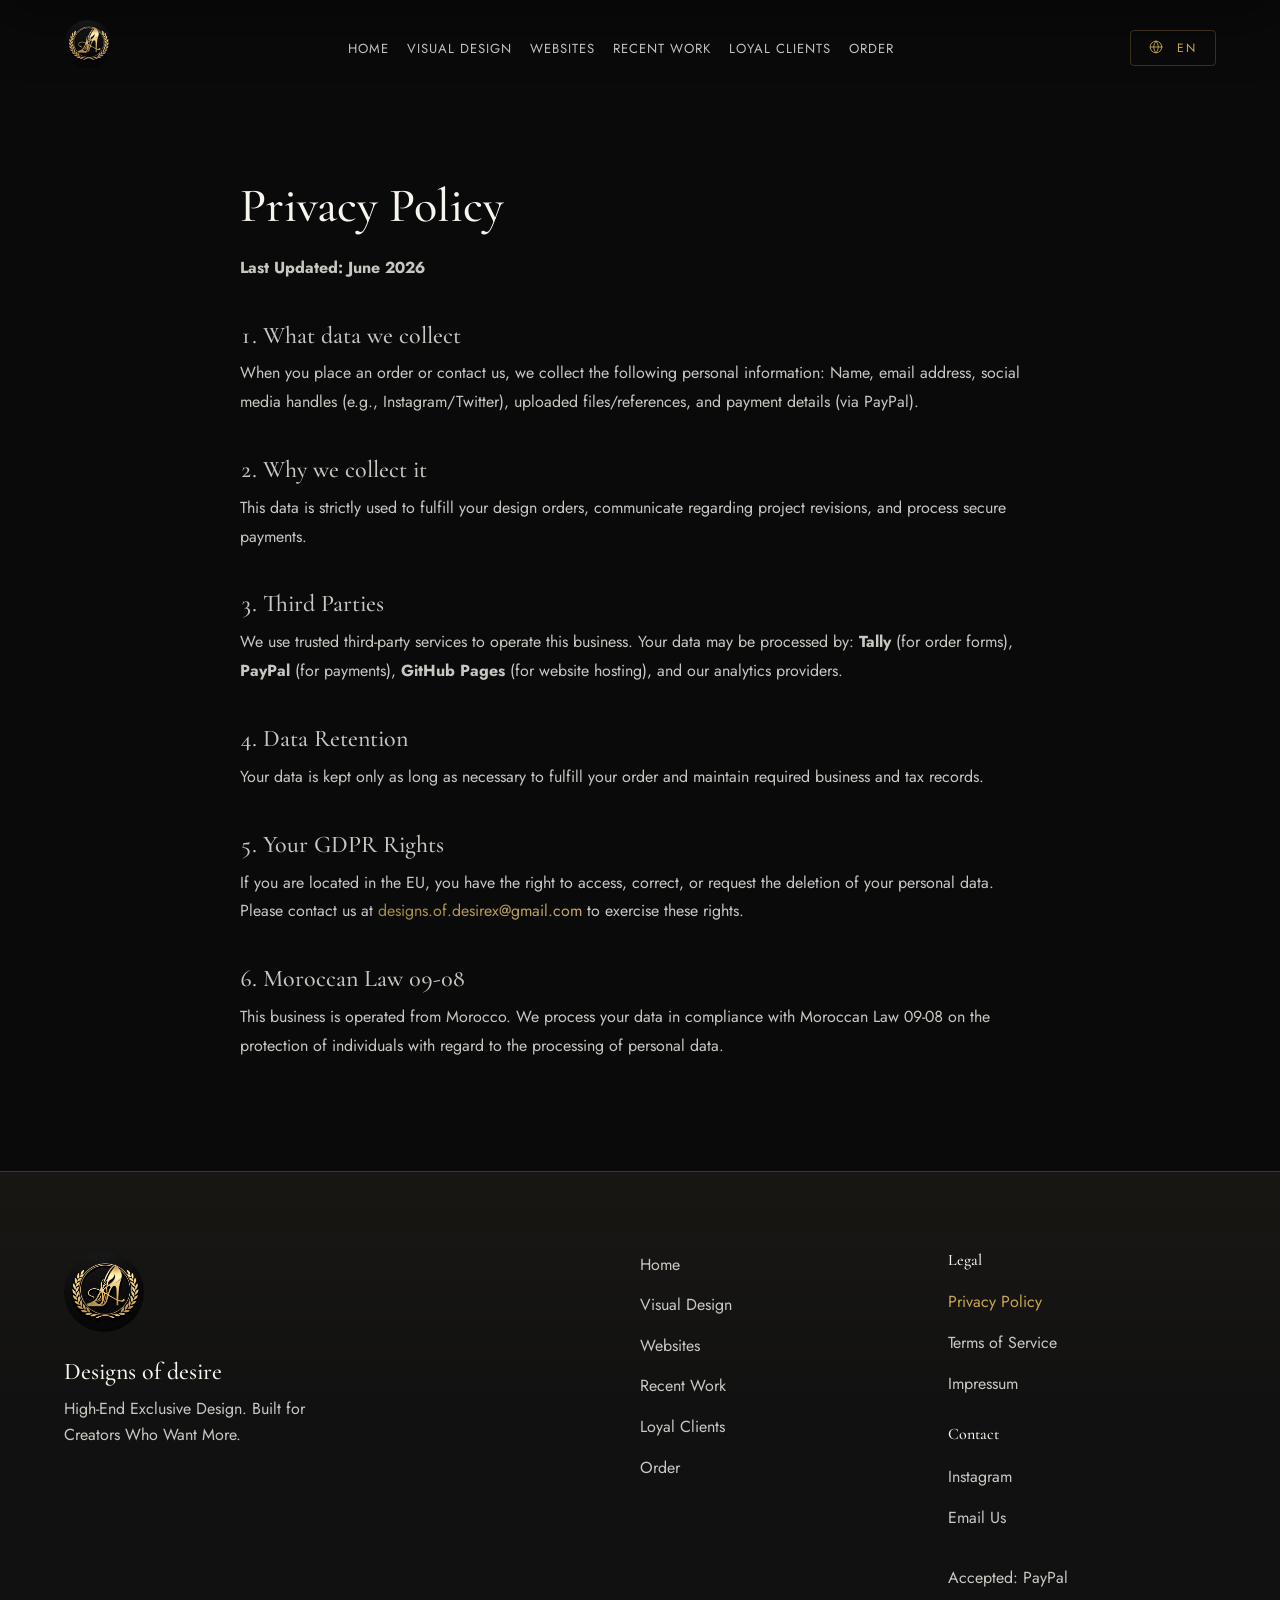
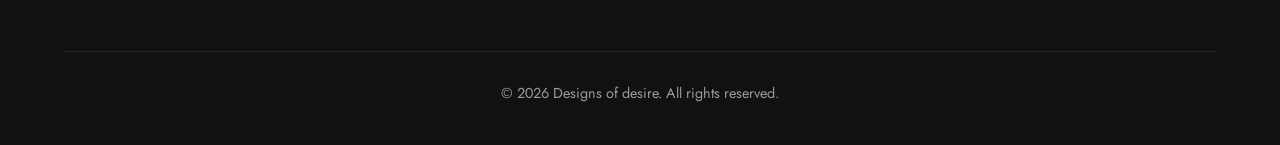
<file: privacy.html>
<!DOCTYPE html>
<html lang="en" data-theme="noir">
<head>
  <meta charset="UTF-8">
  <meta name="viewport" content="width=device-width, initial-scale=1.0">
  <title>Privacy Policy | Designs of desire</title>
  <meta name="description" content="Explore loyal client profiles and brand identity stories from Designs of desire, a premium logo and web design studio based in Casablanca.">
  <link rel="canonical" href="https://designsofdesire.netlify.app/privacy.html">
  <meta property="og:title" content="Privacy Policy | Designs of desire">
  <meta property="og:description" content="Explore loyal client profiles and brand identity stories from Designs of desire, a premium logo and web design studio based in Casablanca.">
  <meta property="og:type" content="website">
  <meta property="og:url" content="https://designsofdesire.netlify.app/privacy.html">
  <meta property="og:image" content="https://designsofdesire.netlify.app/Images/Miss%20Selina/Logo/logo-metallic-style.png">
  <meta name="twitter:card" content="summary_large_image">
  <meta name="twitter:title" content="Privacy Policy | Designs of desire">
  <meta name="twitter:description" content="Explore loyal client profiles and brand identity stories from Designs of desire, a premium logo and web design studio based in Casablanca.">
  <meta name="twitter:image" content="https://designsofdesire.netlify.app/Images/Miss%20Selina/Logo/logo-metallic-style.png">
  <link rel="stylesheet" href="assets/css/styles.css">
  
  <style>
    .page-hero {
      min-height: 86vh;
      display: flex;
      align-items: center;
      padding: 140px 0 70px;
      border-bottom: 1px solid var(--border-color);
      overflow: hidden;
      position: relative;
      background: linear-gradient(90deg, rgba(10, 10, 10, 0.98), rgba(10, 10, 10, 0.82));
    }
    [data-theme="marble"] .page-hero {
      background: linear-gradient(90deg, rgba(255, 253, 247, 0.98), rgba(255, 255, 255, 0.84));
    }
    .page-hero::after {
      content: '';
      position: absolute;
      top: 50%;
      right: clamp(36px, 10vw, 150px);
      width: min(34vw, 430px);
      aspect-ratio: 1;
      transform: translateY(-50%);
      background: url('Images/Logo/designs-of-desire-luxury-logo.jpeg') center / contain no-repeat;
      border-radius: 50%;
      filter: drop-shadow(0 0 34px rgba(201, 168, 76, 0.25));
      opacity: 0.82;
      pointer-events: none;
    }
    [data-theme="marble"] .page-hero::after {
      opacity: 0.94;
      filter: drop-shadow(0 18px 36px rgba(185, 135, 24, 0.2));
    }
    .hero-copy {
      max-width: 680px;
      position: relative;
      z-index: 1;
    }
    .eyebrow {
      color: var(--accent-color-1);
      font-size: 0.82rem;
      font-weight: 600;
      letter-spacing: 3px;
      margin-bottom: 18px;
      text-transform: uppercase;
    }
    .page-hero h1 {
      font-size: clamp(3.1rem, 8vw, 6.8rem);
      margin-bottom: 22px;
    }
    .page-hero p {
      font-size: clamp(1.05rem, 2vw, 1.35rem);
      max-width: 590px;
      opacity: 0.86;
    }
    .client-section {
      padding: 90px 0 110px;
    }
    .section-heading {
      display: flex;
      align-items: end;
      justify-content: space-between;
      gap: 30px;
      margin-bottom: 42px;
    }
    .section-heading h2 {
      font-size: clamp(2.2rem, 4vw, 3.4rem);
    }
    .section-heading p {
      max-width: 420px;
      opacity: 0.76;
    }
    .client-grid {
      display: grid;
      grid-template-columns: repeat(auto-fit, minmax(300px, 1fr));
      gap: 30px;
    }
    .client-tile {
      min-height: 520px;
      display: flex;
      flex-direction: column;
      overflow: hidden;
      border: 1px solid var(--border-color);
      background: var(--card-bg);
      transition: transform 220ms var(--ease-out), border-color 180ms var(--ease-out), box-shadow 220ms var(--ease-out);
    }
    @media (hover: hover) and (pointer: fine) {
      .client-tile:hover {
        border-color: var(--accent-color-1);
        box-shadow: 0 18px 45px var(--border-glow);
        transform: translateY(-6px);
      }
    }
    .client-image {
      min-height: 340px;
      background:
        radial-gradient(circle at 50% 42%, rgba(201, 168, 76, 0.13), transparent 46%),
        #090909 url('Images/Miss%20Selina/Logo/other%20variations/logo-transparent-variation-1.png') center / contain no-repeat;
      border-bottom: 1px solid var(--border-color);
    }
    [data-theme="marble"] .client-image {
      background:
        radial-gradient(circle at 50% 42%, rgba(185, 135, 24, 0.16), transparent 46%),
        #fffaf0 url('Images/Miss%20Selina/Logo/other%20variations/logo-transparent-variation-1.png') center / contain no-repeat;
    }
    .client-body {
      padding: 30px;
      display: flex;
      flex: 1;
      flex-direction: column;
      gap: 16px;
    }
    .client-title {
      font-size: 2rem;
    }
    .client-meta {
      display: flex;
      flex-wrap: wrap;
      gap: 10px;
    }
    .client-meta span {
      border: 1px solid var(--border-color);
      color: var(--accent-color-1);
      padding: 6px 12px;
      border-radius: 50px;
      font-size: 0.76rem;
      font-weight: 600;
      letter-spacing: 1px;
      text-transform: uppercase;
    }
    .client-desc {
      opacity: 0.78;
    }
    .client-body .btn {
      margin-top: auto;
      width: 100%;
    }
    .coming-panel {
      min-height: 520px;
      border: 1px solid var(--border-color);
      padding: 34px;
      display: flex;
      flex-direction: column;
      justify-content: center;
      background: rgba(201, 168, 76, 0.035);
    }
    .coming-panel h3 {
      font-size: 2rem;
      margin-bottom: 16px;
    }
    .coming-panel p {
      opacity: 0.76;
      margin-bottom: 26px;
    }
    @media (max-width: 900px) {
      .page-hero {
        background: linear-gradient(180deg, rgba(10, 10, 10, 0.86), rgba(10, 10, 10, 0.98));
        align-items: end;
      }
      [data-theme="marble"] .page-hero {
        background: linear-gradient(180deg, rgba(255, 253, 247, 0.86), rgba(255, 255, 255, 0.98));
      }
      .page-hero::after {
        top: 96px;
        left: 50%;
        right: auto;
        width: min(60vw, 300px);
        transform: translateX(-50%);
        opacity: 0.72;
      }
      .section-heading {
        display: block;
      }
      .section-heading p {
        margin-top: 14px;
      }
    }
  </style>
</head>
<body>

  <nav aria-label="Main navigation">
    <div class="container nav-container">
      <a href="index.html" aria-label="Go to Designs of desire homepage">
        <img src="Images/Logo/designs-of-desire-luxury-logo.jpeg" alt="Designs of desire luxury logo" class="nav-logo" width="1254" height="1254">
      </a>
      <ul class="nav-links">
        <li><a href="index.html" data-i18n="nav_home">Home</a></li>
        <li><a href="visual-design.html" data-i18n="nav_visual">Visual Design</a></li>
        <li><a href="websites.html" data-i18n="nav_websites">Websites</a></li>
        <li><a href="recent-work.html" data-i18n="nav_work">Recent Work</a></li>
        <li><a href="loyal-clients.html" data-i18n="nav_clients">Loyal Clients</a></li>
        <!-- <li><a href="premades.html" data-i18n="nav_premades">Premades</a></li> -->
        <li><a href="order.html" data-i18n="nav_order">Order</a></li>
      </ul>
      <div class="nav-controls">
        <button class="lang-switch" type="button" aria-label="Change language"><svg width="14" height="14" viewBox="0 0 24 24" fill="none" stroke="currentColor" stroke-width="1.5" stroke-linecap="round" stroke-linejoin="round"><circle cx="12" cy="12" r="10"></circle><line x1="2" y1="12" x2="22" y2="12"></line><path d="M12 2a15.3 15.3 0 0 1 4 10 15.3 15.3 0 0 1-4 10 15.3 15.3 0 0 1-4-10 15.3 15.3 0 0 1 4-10z"></path></svg> EN</button>
        <button class="hamburger" type="button" aria-label="Open navigation menu" aria-controls="mobile-menu" aria-expanded="false">
          <span></span><span></span><span></span>
        </button>
      </div>
    </div>
  </nav>

  <div class="mobile-menu" id="mobile-menu">
    <a href="index.html" data-i18n="nav_home">Home</a>
    <a href="visual-design.html" data-i18n="nav_visual">Visual Design</a>
    <a href="websites.html" data-i18n="nav_websites">Websites</a>
    <a href="recent-work.html" data-i18n="nav_work">Recent Work</a>
    <a href="loyal-clients.html" data-i18n="nav_clients">Loyal Clients</a>
    <!-- <a href="premades.html" data-i18n="nav_premades">Premades</a> -->
    <a href="order.html" data-i18n="nav_order">Order</a>
    </div>

  <main>

    <section class="client-section container reveal" style="padding-top: 180px; max-width: 800px; margin: 0 auto;">
      <h1 style="font-size: 3rem; margin-bottom: 20px;" data-i18n="nav_privacy">Privacy Policy</h1>
      <div style="opacity: 0.8; line-height: 1.8;">
        <p><strong>Last Updated: June 2026</strong></p>
        <h2 style="margin-top: 40px; margin-bottom: 10px;">1. What data we collect</h2>
        <p>When you place an order or contact us, we collect the following personal information: Name, email address, social media handles (e.g., Instagram/Twitter), uploaded files/references, and payment details (via PayPal).</p>

        <h2 style="margin-top: 40px; margin-bottom: 10px;">2. Why we collect it</h2>
        <p>This data is strictly used to fulfill your design orders, communicate regarding project revisions, and process secure payments.</p>

        <h2 style="margin-top: 40px; margin-bottom: 10px;">3. Third Parties</h2>
        <p>We use trusted third-party services to operate this business. Your data may be processed by: <strong>Tally</strong> (for order forms), <strong>PayPal</strong> (for payments), <strong>GitHub Pages</strong> (for website hosting), and our analytics providers.</p>

        <h2 style="margin-top: 40px; margin-bottom: 10px;">4. Data Retention</h2>
        <p>Your data is kept only as long as necessary to fulfill your order and maintain required business and tax records.</p>

        <h2 style="margin-top: 40px; margin-bottom: 10px;">5. Your GDPR Rights</h2>
        <p>If you are located in the EU, you have the right to access, correct, or request the deletion of your personal data. Please contact us at <a href="mailto:designs.of.desirex@gmail.com" class="gold-gradient-text">designs.of.desirex@gmail.com</a> to exercise these rights.</p>

        <h2 style="margin-top: 40px; margin-bottom: 10px;">6. Moroccan Law 09-08</h2>
        <p>This business is operated from Morocco. We process your data in compliance with Moroccan Law 09-08 on the protection of individuals with regard to the processing of personal data.</p>
      </div>
    </section>

  </main>

  <footer>
    <div class="container">
      <div class="footer-content">
        <div>
          <img src="Images/Logo/designs-of-desire-luxury-logo.jpeg" alt="Designs of desire luxury logo" class="footer-logo" loading="lazy" decoding="async" width="1254" height="1254">
          <h3 style="font-size: 1.5rem; margin-bottom: 10px;">Designs of desire</h3>
          <p style="opacity: 0.8; max-width: 300px;">High-End Exclusive Design. Built for Creators Who Want More.</p>
        </div>
        <div class="footer-links">
            <a href="index.html" data-i18n="nav_home">Home</a>
            <a href="visual-design.html" data-i18n="nav_visual">Visual Design</a>
            <a href="websites.html" data-i18n="nav_websites">Websites</a>
            <a href="recent-work.html" data-i18n="nav_work">Recent Work</a>
            <a href="loyal-clients.html" data-i18n="nav_clients">Loyal Clients</a>
            <!-- <a href="premades.html" data-i18n="nav_premades">Premades</a> -->
            <a href="order.html" data-i18n="nav_order">Order</a>
    </div>
          <address class="footer-links">
            <h4 data-i18n="legal_title" style="margin-bottom: 5px;">Legal</h4>
            <a href="privacy.html" data-i18n="nav_privacy">Privacy Policy</a>
            <a href="terms.html" data-i18n="nav_terms">Terms of Service</a>
            <a href="impressum.html" data-i18n="nav_impressum">Impressum</a>
            
            <h4 style="margin-bottom: 5px; margin-top: 15px;">Contact</h4>
            <a href="https://www.instagram.com/designs_of_desire_official_x/" target="_blank">Instagram</a>
            <a href="mailto:designs.of.desirex@gmail.com">Email Us</a>
            <span style="opacity: 0.8; margin-top: 20px;">Accepted: PayPal</span>
          </address>
      </div>
      <div class="footer-bottom">
        &copy; 2026 Designs of desire. All rights reserved.
      </div>
    </div>
  </footer>

  <script src="assets/js/translations.js"></script>
  <script src="assets/js/main.js"></script>
</body>
</html>
</file>
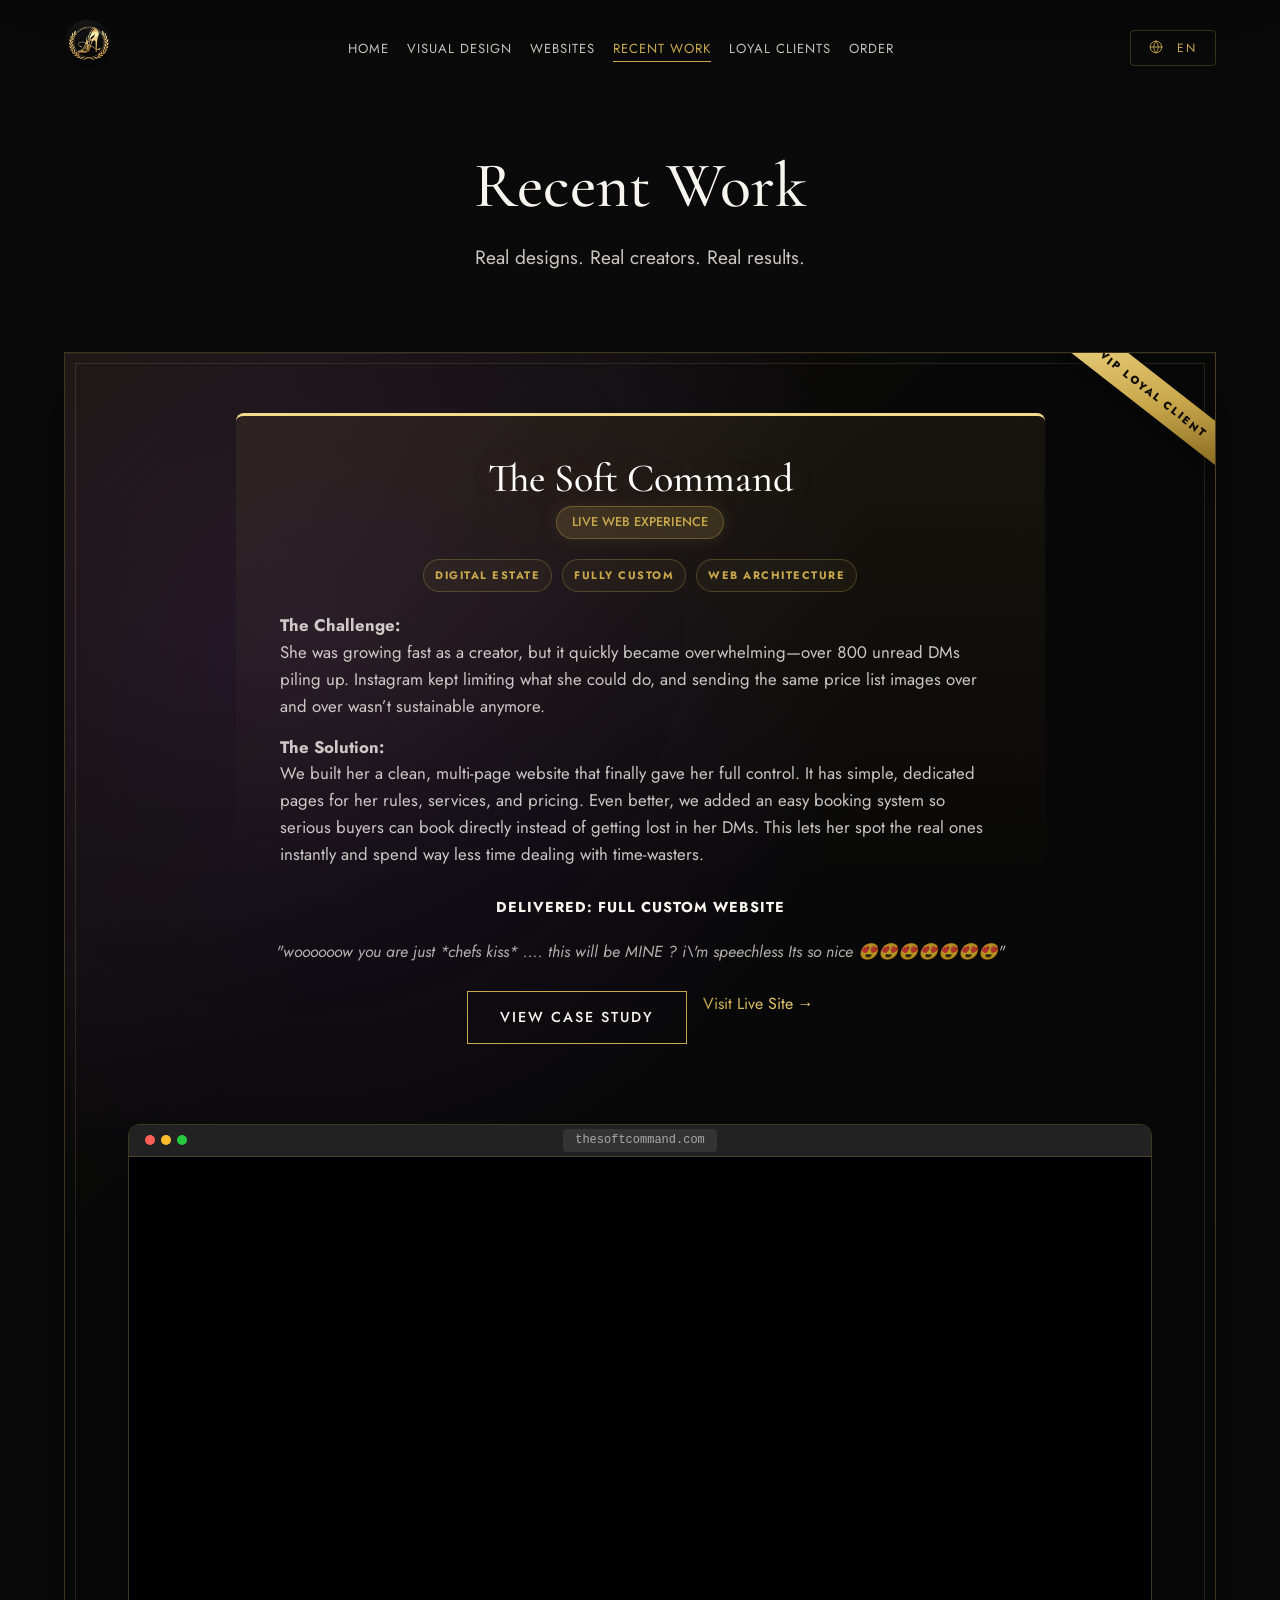
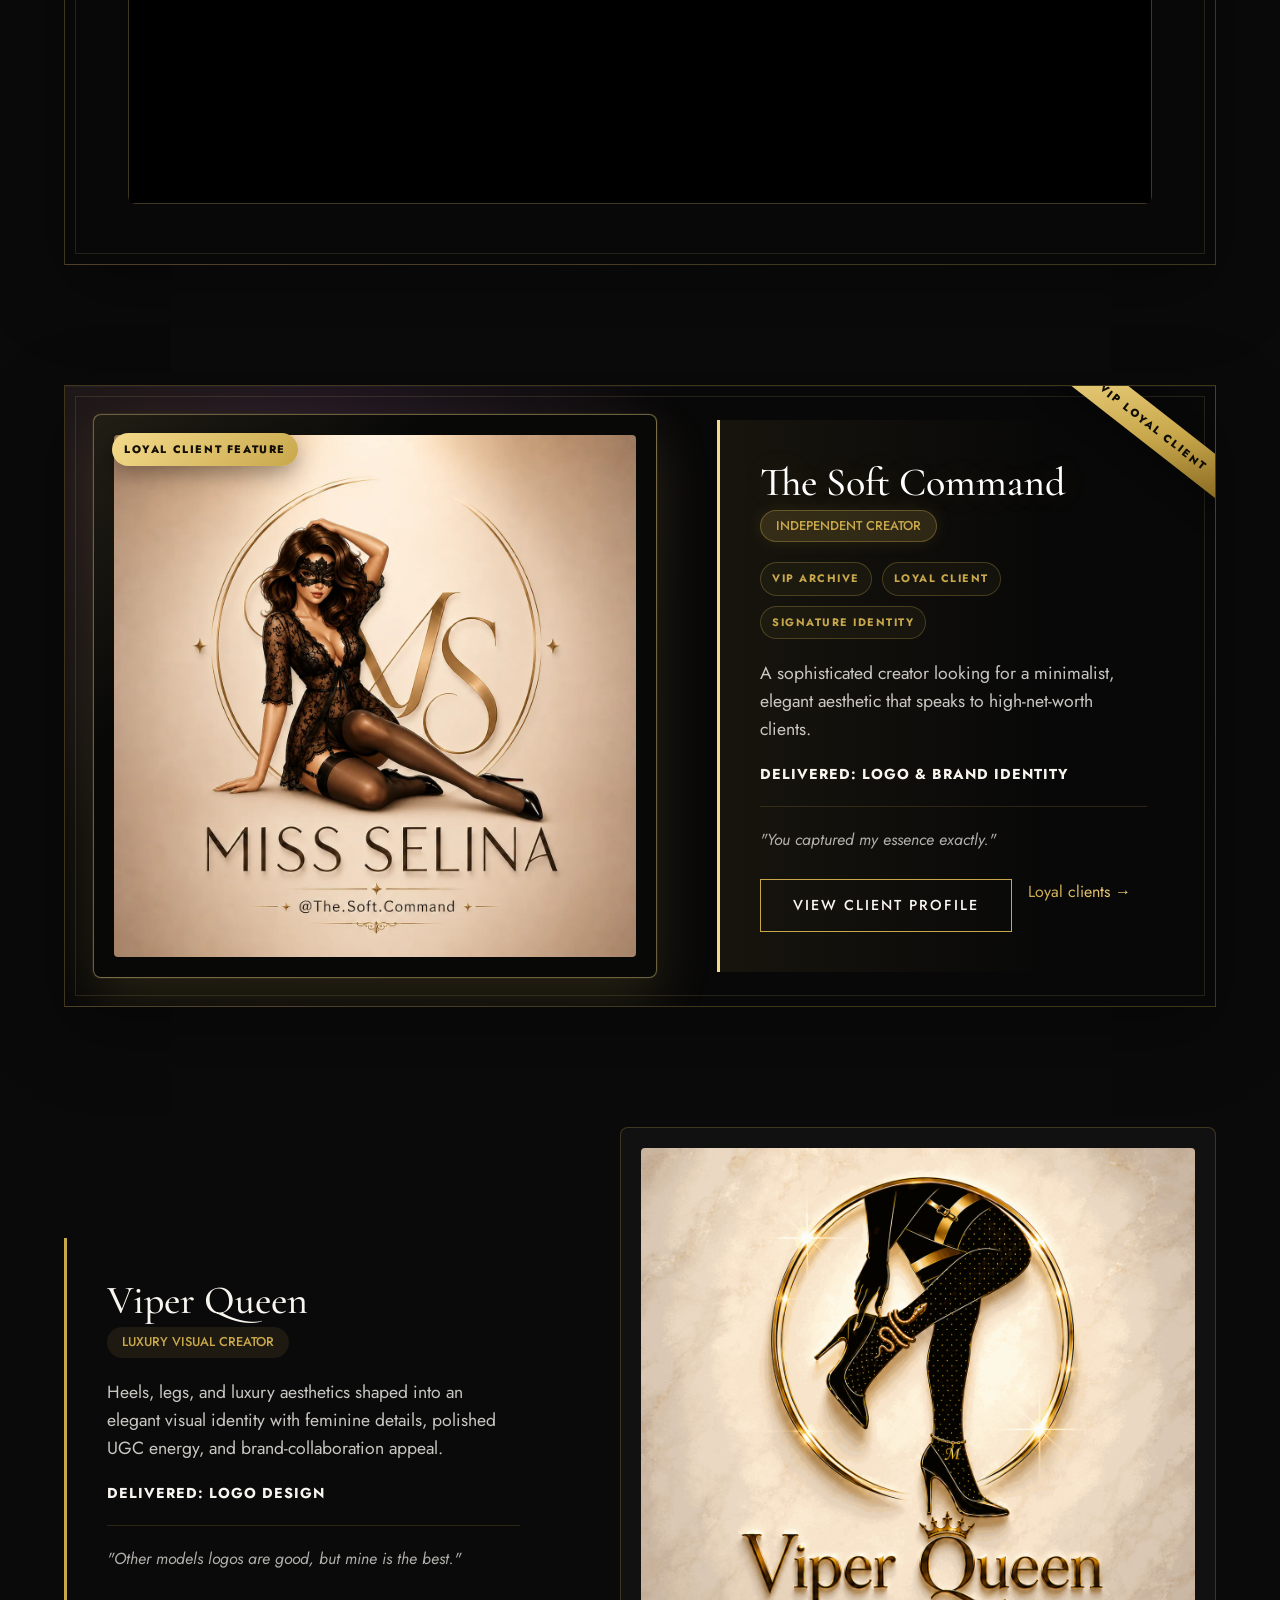
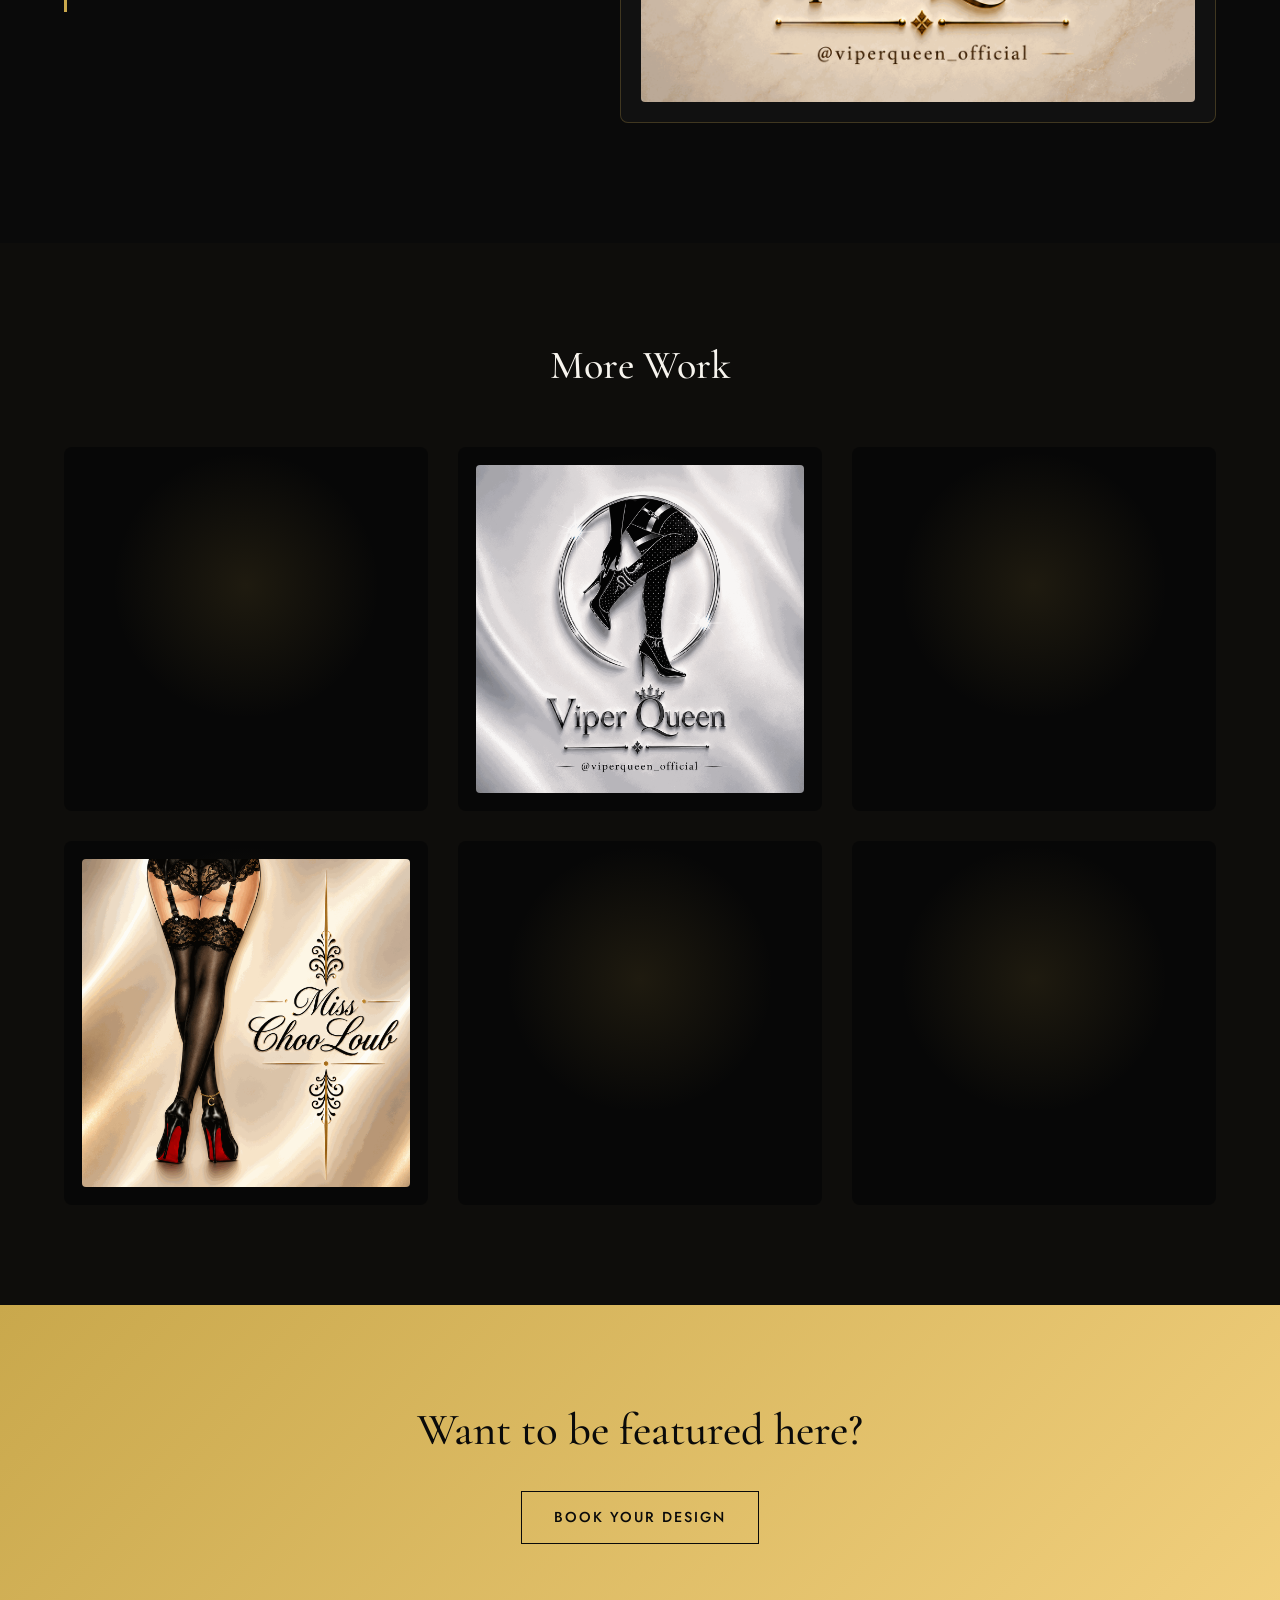
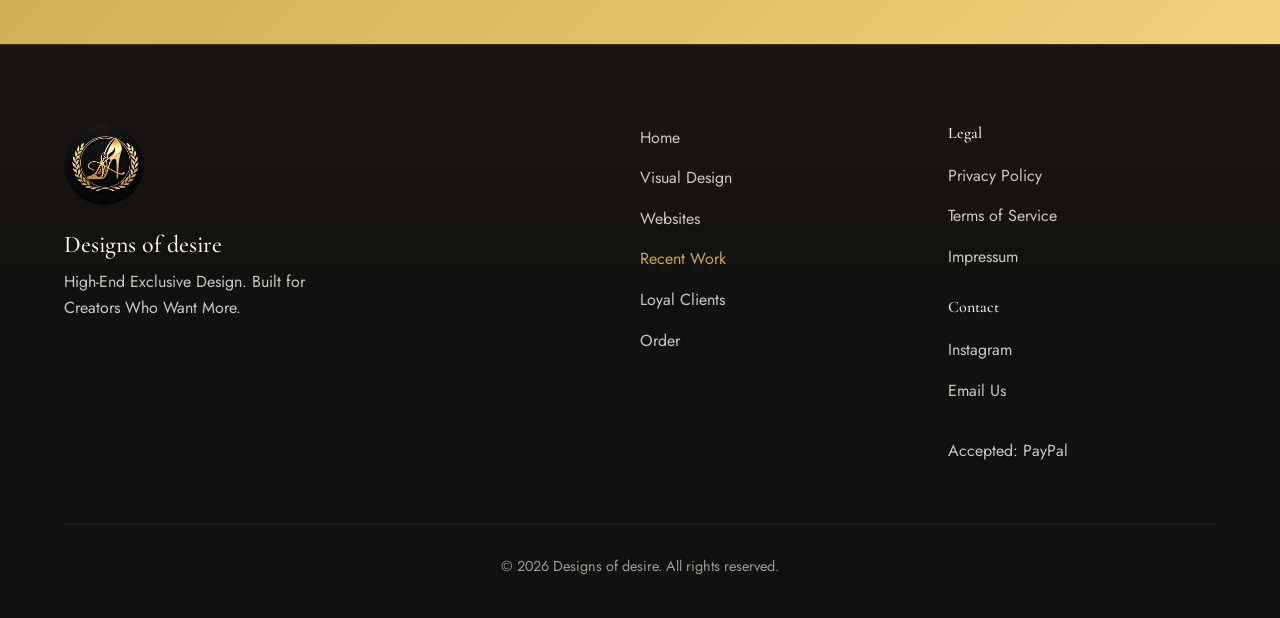
<file: recent-work.html>
<!DOCTYPE html>
<html lang="en" data-theme="noir">
<head>
  <meta charset="UTF-8">
  <meta name="viewport" content="width=device-width, initial-scale=1.0">
  <title>Logo & Web Design Portfolio | Designs of desire · Casablanca</title>
  <meta name="description" content="View recent logo design, brand identity, and website creation work by Designs of desire. Premium visual design portfolio from Casablanca.">
  <link rel="canonical" href="https://designsofdesire.netlify.app/recent-work.html">
  <meta property="og:title" content="Design Portfolio | Designs of desire · Casablanca">
  <meta property="og:description" content="View recent logo design, brand identity, and website creation work by Designs of desire. Premium visual design portfolio from Casablanca.">
  <meta property="og:type" content="website">
  <meta property="og:url" content="https://designsofdesire.netlify.app/recent-work.html">
  <meta property="og:image" content="https://designsofdesire.netlify.app/Images/Recent%20Work/Viper%20Queen%20Logo/viper-queen-luxury-logo-gold-1.png">
  <meta name="twitter:card" content="summary_large_image">
  <meta name="twitter:title" content="Design Portfolio | Designs of desire · Casablanca">
  <meta name="twitter:description" content="View recent logo design, brand identity, and website creation work by Designs of desire. Premium visual design portfolio from Casablanca.">
  <meta name="twitter:image" content="https://designsofdesire.netlify.app/Images/Recent%20Work/Viper%20Queen%20Logo/viper-queen-luxury-logo-gold-1.png">
  <link rel="stylesheet" href="assets/css/styles.css">
  <script type="application/ld+json">
{
  "@context": "https://schema.org",
  "@graph": [
    {
      "@type": "CollectionPage",
      "@id": "https://designsofdesire.netlify.app/recent-work.html#webpage",
      "url": "https://designsofdesire.netlify.app/recent-work.html",
      "name": "Recent Work",
      "description": "Recent logo, brand identity, and creator visual design work by Designs of desire.",
      "isPartOf": {
        "@id": "https://designsofdesire.netlify.app/#website"
      },
      "about": {
        "@id": "https://designsofdesire.netlify.app/#organization"
      },
      "datePublished": "2026-05-31",
      "dateModified": "2026-05-31",
      "mainEntity": {
        "@id": "https://designsofdesire.netlify.app/recent-work.html#portfolio"
      }
    },
    {
      "@type": "ItemList",
      "@id": "https://designsofdesire.netlify.app/recent-work.html#portfolio",
      "name": "Selected recent work",
      "itemListElement": [
        {
          "@type": "CreativeWork",
          "position": 1,
          "name": "The Soft Command brand identity",
          "creator": {
            "@id": "https://designsofdesire.netlify.app/#organization"
          },
          "url": "https://designsofdesire.netlify.app/miss-selina.html"
        },
        {
          "@type": "CreativeWork",
          "position": 2,
          "name": "Viper Queen logo design",
          "creator": {
            "@id": "https://designsofdesire.netlify.app/#organization"
          }
        },
        {
          "@type": "CreativeWork",
          "position": 3,
          "name": "Miss Blue logo variations",
          "creator": {
            "@id": "https://designsofdesire.netlify.app/#organization"
          }
        },
        {
          "@type": "CreativeWork",
          "position": 4,
          "name": "Miss Chouloub logo design",
          "creator": {
            "@id": "https://designsofdesire.netlify.app/#organization"
          }
        },
        {
          "@type": "CreativeWork",
          "position": 5,
          "name": "Miss Lien logo design",
          "creator": {
            "@id": "https://designsofdesire.netlify.app/#organization"
          }
        },
        {
          "@type": "CreativeWork",
          "position": 6,
          "name": "Lady Alisson logo design",
          "creator": {
            "@id": "https://designsofdesire.netlify.app/#organization"
          }
        }
      ]
    },
    {
      "@type": "BreadcrumbList",
      "@id": "https://designsofdesire.netlify.app/recent-work.html#breadcrumb",
      "itemListElement": [
        {
          "@type": "ListItem",
          "position": 1,
          "name": "Home",
          "item": "https://designsofdesire.netlify.app/"
        },
        {
          "@type": "ListItem",
          "position": 2,
          "name": "Recent Work",
          "item": "https://designsofdesire.netlify.app/recent-work.html"
        }
      ]
    }
  ]
}
</script>
  <style>
    .page-header {
      padding: 150px 0 80px;
      text-align: center;
      position: relative;
    }
    .page-header h1 {
      font-size: clamp(2.5rem, 5vw, 4rem);
      margin-bottom: 20px;
    }
    .page-header p {
      font-size: 1.2rem;
      opacity: 0.8;
    }

    /* Showcases */
    .showcase-block {
      display: grid;
      grid-template-columns: 1.2fr 1fr;
      gap: 60px;
      align-items: center;
      margin-bottom: 120px;
    }
    .showcase-block.vip-client {
      position: relative;
      padding: clamp(18px, 3vw, 28px);
      border: 1px solid rgba(201, 168, 76, 0.28);
      background:
        linear-gradient(135deg, rgba(201, 168, 76, 0.08), transparent 34%),
        radial-gradient(circle at 20% 18%, rgba(128, 69, 171, 0.18), transparent 38%),
        rgba(0, 0, 0, 0.16);
      box-shadow:
        0 24px 70px rgba(0, 0, 0, 0.34),
        inset 0 1px 0 rgba(255, 255, 255, 0.04);
      overflow: hidden;
    }
    .showcase-block.vip-client::before {
      content: '';
      position: absolute;
      inset: 10px;
      border: 1px solid rgba(244, 218, 139, 0.12);
      pointer-events: none;
    }
    .vip-client::after {
      content: 'VIP LOYAL CLIENT';
      position: absolute;
      top: 24px;
      right: -48px;
      width: 220px;
      padding: 9px 0;
      text-align: center;
      background: linear-gradient(135deg, #f4da8b, #c9a84c 55%, #7f611b);
      color: #100d05;
      font-size: 0.68rem;
      font-weight: 800;
      letter-spacing: 2px;
      transform: rotate(38deg);
      box-shadow: 0 8px 26px rgba(0, 0, 0, 0.35);
      z-index: 4;
    }
    .showcase-block.reverse {
      grid-template-columns: 1fr 1.2fr;
    }
    .showcase-block.reverse .showcase-img-col {
      order: 2;
    }
    .showcase-block.reverse .showcase-text-col {
      order: 1;
    }
    .showcase-img-col {
      background: var(--card-bg);
      padding: 20px;
      border: 1px solid var(--border-color);
      border-radius: 8px;
    }
    .vip-client .showcase-img-col {
      position: relative;
      border-color: rgba(244, 218, 139, 0.42);
      background:
        linear-gradient(135deg, rgba(244, 218, 139, 0.11), transparent 30%),
        #080807;
      box-shadow:
        0 0 0 1px rgba(201, 168, 76, 0.08),
        0 22px 56px rgba(201, 168, 76, 0.16);
      overflow: hidden;
    }
    .vip-client .showcase-img-col::before {
      content: 'Loyal Client Feature';
      position: absolute;
      top: 18px;
      left: 18px;
      z-index: 3;
      color: #130f05;
      background: linear-gradient(135deg, #f4da8b, #c9a84c);
      padding: 8px 12px;
      border-radius: 999px;
      font-size: 0.68rem;
      font-weight: 800;
      letter-spacing: 1.6px;
      text-transform: uppercase;
      box-shadow: 0 8px 22px rgba(0, 0, 0, 0.34);
    }
    .vip-client .showcase-img-col::after {
      content: '';
      position: absolute;
      top: -35%;
      bottom: -35%;
      left: -75%;
      width: 42%;
      background: linear-gradient(90deg, transparent, rgba(255, 245, 200, 0.22), transparent);
      transform: rotate(18deg);
      animation: vipSheen 4.8s ease-in-out infinite;
      pointer-events: none;
      z-index: 2;
    }
    .showcase-img {
      width: 100%;
      height: auto;
      border-radius: 4px;
      display: block;
    }
    .creator-card {
      padding: 40px;
      border-left: 3px solid var(--accent-color-1);
    }
    .vip-client .creator-card {
      border-left-color: #f4da8b;
      background: linear-gradient(90deg, rgba(201, 168, 76, 0.08), transparent 70%);
      position: relative;
    }
    .vip-client .creator-name {
      color: #fff;
      text-shadow: 0 0 28px rgba(201, 168, 76, 0.18);
    }
    .creator-name {
      font-size: 2.5rem;
      font-family: var(--font-display);
      margin-bottom: 5px;
    }
    .creator-platform {
      display: inline-block;
      background: rgba(201, 168, 76, 0.1);
      color: var(--accent-color-1);
      padding: 5px 15px;
      border-radius: 50px;
      font-size: 0.8rem;
      text-transform: uppercase;
      margin-bottom: 20px;
      font-weight: 500;
    }
    .vip-client .creator-platform {
      background: rgba(201, 168, 76, 0.18);
      border: 1px solid rgba(201, 168, 76, 0.35);
      box-shadow: 0 0 18px rgba(201, 168, 76, 0.12);
    }
    .vip-meta {
      display: flex;
      gap: 10px;
      flex-wrap: wrap;
      margin-bottom: 20px;
    }
    .vip-meta span {
      border: 1px solid rgba(201, 168, 76, 0.28);
      color: var(--accent-color-1);
      padding: 7px 11px;
      border-radius: 999px;
      font-size: 0.68rem;
      font-weight: 700;
      letter-spacing: 1.5px;
      text-transform: uppercase;
      background: rgba(201, 168, 76, 0.05);
    }
    .creator-bio {
      opacity: 0.8;
      margin-bottom: 20px;
      font-size: 1.1rem;
    }
    .creator-deliverable {
      font-weight: bold;
      text-transform: uppercase;
      letter-spacing: 1px;
      font-size: 0.9rem;
      margin-bottom: 20px;
      color: var(--text-color);
    }
    .creator-quote {
      font-style: italic;
      opacity: 0.7;
      border-top: 1px solid var(--border-color);
      padding-top: 20px;
    }
    .creator-actions {
      display: flex;
      gap: 16px;
      flex-wrap: wrap;
      margin-top: 26px;
    }

    /* Portfolio Grid */
    .portfolio-section {
      padding: 100px 0;
      background: rgba(201, 168, 76, 0.02);
    }
    .portfolio-grid {
      display: grid;
      grid-template-columns: repeat(auto-fit, minmax(300px, 1fr));
      gap: 30px;
      margin-top: 60px;
    }
    .portfolio-item {
      position: relative;
      overflow: hidden;
      border-radius: 8px;
      cursor: pointer;
      aspect-ratio: 4/5;
      background: var(--card-bg);
    }
    .portfolio-item img {
      width: 100%;
      height: 100%;
      object-fit: cover;
      transition: transform 260ms var(--ease-out);
    }
    .portfolio-overlay {
      position: absolute;
      top: 0; left: 0; right: 0; bottom: 0;
      background: rgba(10, 10, 10, 0.8);
      display: flex;
      align-items: center;
      justify-content: center;
      opacity: 0;
      transition: opacity 180ms var(--ease-out);
      color: #fff;
      font-family: var(--font-display);
      font-size: 1.5rem;
      border: 1px solid var(--accent-color-1);
    }
    [data-theme="marble"] .portfolio-overlay {
      background: rgba(255, 255, 255, 0.9);
      color: #1a1a1a;
    }
    @media (hover: hover) and (pointer: fine) {
      .portfolio-item:hover img {
        transform: scale(1.04);
      }
      .portfolio-item:hover .portfolio-overlay {
        opacity: 1;
      }
    }
    .portfolio-panorama {
      grid-column: span 1;
      aspect-ratio: 4/5;
      cursor: default;
    }
    .portfolio-logo-frame {
      aspect-ratio: 1/1;
      align-self: start;
      padding: clamp(10px, 2vw, 18px);
      background:
        radial-gradient(circle at 50% 38%, rgba(201, 168, 76, 0.12), transparent 46%),
        #070707;
      cursor: default;
    }
    .portfolio-logo-frame > img {
      object-fit: contain;
      border-radius: 4px;
      background: transparent;
    }
    .portfolio-logo-frame .panorama-slide img {
      padding: 0;
    }
    @media (hover: hover) and (pointer: fine) {
      .portfolio-logo-frame:hover > img {
        transform: none;
      }
    }
    .portfolio-logo-frame .panorama-track,
    .portfolio-logo-frame.two-slide .panorama-track {
      position: relative;
      width: 100%;
      animation: none;
    }
    .portfolio-logo-frame .panorama-slide,
    .portfolio-logo-frame.two-slide .panorama-slide {
      position: absolute;
      inset: 0;
      width: 100%;
      opacity: 0;
      animation: logoFadeThree 12s infinite ease-in-out;
    }
    .portfolio-logo-frame.two-slide .panorama-slide {
      animation-name: logoFadeTwo;
      animation-duration: 8s;
    }
    .portfolio-logo-frame .panorama-slide:nth-child(1) {
      animation-delay: 0s;
    }
    .portfolio-logo-frame .panorama-slide:nth-child(2) {
      animation-delay: 4s;
    }
    .portfolio-logo-frame .panorama-slide:nth-child(3) {
      animation-delay: 8s;
    }
    @media (hover: hover) and (pointer: fine) {
      .portfolio-panorama:hover img {
        transform: none;
      }
    }
    .panorama-track {
      height: 100%;
      display: flex;
      width: 300%;
      animation: selinaPanorama 12s infinite ease-in-out;
    }
    .panorama-slide {
      width: calc(100% / 3);
      height: 100%;
      background:
        radial-gradient(circle at 50% 38%, rgba(201, 168, 76, 0.13), transparent 45%),
        #070707;
      display: flex;
      align-items: center;
      justify-content: center;
    }
    .panorama-slide img {
      width: 100%;
      height: 100%;
      object-fit: contain;
      padding: 18px;
    }
    .portfolio-panorama .portfolio-overlay {
      display: none;
    }
    [data-theme="marble"] .panorama-slide {
      background:
        radial-gradient(circle at 50% 38%, rgba(185, 135, 24, 0.15), transparent 45%),
        #fffaf0;
    }
    [data-theme="marble"] .portfolio-logo-frame {
      background:
        radial-gradient(circle at 50% 38%, rgba(185, 135, 24, 0.15), transparent 46%),
        #fffaf0;
    }

    @keyframes selinaPanorama {
      0%, 24% { transform: translateX(0); }
      33%, 57% { transform: translateX(-33.333%); }
      66%, 90% { transform: translateX(-66.666%); }
      100% { transform: translateX(0); }
    }

    @keyframes logoFadeThree {
      0%, 34% { opacity: 1; }
      40%, 100% { opacity: 0; }
    }

    @keyframes logoFadeTwo {
      0%, 50% { opacity: 1; }
      56%, 100% { opacity: 0; }
    }

    @keyframes vipSheen {
      0%, 44% { left: -75%; opacity: 0; }
      52% { opacity: 1; }
      72% { left: 135%; opacity: 0; }
      100% { left: 135%; opacity: 0; }
    }

    @media (max-width: 768px) {
      .showcase-block, .showcase-block.reverse {
        grid-template-columns: 1fr;
      }
      .showcase-block.reverse .showcase-img-col {
        order: 1;
      }
      .showcase-block.reverse .showcase-text-col {
        order: 2;
      }
      .creator-card {
        padding: 20px 0 0 20px;
      }
      .vip-client::after {
        top: 18px;
        right: -62px;
        width: 210px;
        font-size: 0.62rem;
      }
    }

    .website-img-col::before { display: none !important; }
    .website-img-col::after { display: none !important; } /* Also hide the sheen animation over the macbook */
  </style>

</head>
<body>

  <!-- Navigation -->
  <nav aria-label="Main navigation">
    <div class="container nav-container">
      <a href="index.html" aria-label="Go to Designs of desire homepage">
        <img src="Images/Logo/designs-of-desire-luxury-logo.jpeg" alt="Designs of desire luxury logo" class="nav-logo" width="1254" height="1254">
      </a>
      <ul class="nav-links">
        <li><a href="index.html" data-i18n="nav_home">Home</a></li>
        <li><a href="visual-design.html" data-i18n="nav_visual">Visual Design</a></li>
        <li><a href="websites.html" data-i18n="nav_websites">Websites</a></li>
        <li><a href="recent-work.html" data-i18n="nav_work">Recent Work</a></li>
        <li><a href="loyal-clients.html" data-i18n="nav_clients">Loyal Clients</a></li>
        <!-- <li><a href="premades.html" data-i18n="nav_premades">Premades</a></li> -->
        <li><a href="order.html" data-i18n="nav_order">Order</a></li>
      </ul>
      <div class="nav-controls">
        <button class="lang-switch" type="button" aria-label="Change language"><svg width="14" height="14" viewBox="0 0 24 24" fill="none" stroke="currentColor" stroke-width="1.5" stroke-linecap="round" stroke-linejoin="round"><circle cx="12" cy="12" r="10"></circle><line x1="2" y1="12" x2="22" y2="12"></line><path d="M12 2a15.3 15.3 0 0 1 4 10 15.3 15.3 0 0 1-4 10 15.3 15.3 0 0 1-4-10 15.3 15.3 0 0 1 4-10z"></path></svg> EN</button>
        <button class="hamburger" type="button" aria-label="Open navigation menu" aria-controls="mobile-menu" aria-expanded="false">
          <span></span><span></span><span></span>
        </button>
      </div>
    </div>
  </nav>

  <!-- Mobile Menu -->
  <div class="mobile-menu" id="mobile-menu">
    <a href="index.html" data-i18n="nav_home">Home</a>
    <a href="visual-design.html" data-i18n="nav_visual">Visual Design</a>
    <a href="websites.html" data-i18n="nav_websites">Websites</a>
    <a href="recent-work.html" data-i18n="nav_work">Recent Work</a>
    <a href="loyal-clients.html" data-i18n="nav_clients">Loyal Clients</a>
    <!-- <a href="premades.html" data-i18n="nav_premades">Premades</a> -->
    <a href="order.html" data-i18n="nav_order">Order</a>
    </div>

  <main>
  <header class="page-header container reveal">
    <h1>Recent Work</h1>
    <p>Real designs. Real creators. Real results.</p>
  </header>

  <section class="agent-summary sr-only" aria-labelledby="portfolio-summary-title">
    <div class="agent-summary-panel">
      <h2 id="portfolio-summary-title">Portfolio Summary</h2>
      <p>This page collects recent Designs of desire visual identity work, including creator logos, brand systems, VIP loyal client features, and selected logo variations.</p>
      <dl>
        <dt>Project categories</dt>
        <dd>Logo design, brand identity, creator visual systems, and loyal client profile assets.</dd>
        <dt>Featured work</dt>
        <dd>The Soft Command brand identity, Viper Queen logo design, Miss Blue logo variations, Miss Chouloub logo, Miss Lien logo, and Lady Alisson logo.</dd>
        <dt>Typical next step</dt>
        <dd>Review the work examples, then request a similar logo, brand system, or visual design package.</dd>
      </dl>
      <p class="last-updated">Last updated: May 31, 2026</p>
    </div>
  </section>

  <!-- Featured Showcases -->
  <section class="container reveal" aria-labelledby="featured-work-title">
    <h2 id="featured-work-title" class="sr-only">Featured Portfolio Work</h2>
    

    <!-- CREATOR_WEBSITE -->
    <div class="showcase-block vip-client" style="display: flex; flex-direction: column; gap: 40px; padding: clamp(30px, 5vw, 60px);">
      <div class="showcase-text-col creator-card" style="max-width: 860px; margin: 0 auto; text-align: center; display: flex; flex-direction: column; align-items: center; border-left: none; border-top: 3px solid #f4da8b; background: linear-gradient(180deg, rgba(201, 168, 76, 0.08), transparent 70%); border-radius: 8px; padding: 40px;">
        <h2 class="creator-name">The Soft Command</h2>
        <div class="creator-platform">Live Web Experience</div>
        <div class="vip-meta" style="justify-content: center;">
          <span>Digital Estate</span>
          <span>Fully Custom</span>
          <span>Web Architecture</span>
        </div>
        <div class="creator-bio" style="margin: 0 auto 28px; text-align: left; max-width: 720px; font-size: 1.05rem; line-height: 1.6;">
          <p style="margin-bottom: 14px;"><strong>The Challenge:</strong><br>
          She was growing fast as a creator, but it quickly became overwhelming—over 800 unread DMs piling up. Instagram kept limiting what she could do, and sending the same price list images over and over wasn’t sustainable anymore.</p>
          <p><strong>The Solution:</strong><br>
          We built her a clean, multi-page website that finally gave her full control. It has simple, dedicated pages for her rules, services, and pricing. Even better, we added an easy booking system so serious buyers can book directly instead of getting lost in her DMs. This lets her spot the real ones instantly and spend way less time dealing with time-wasters.</p>
        </div>
        <div class="creator-deliverable" style="justify-content: center; display: flex;">Delivered: Full Custom Website</div>
        <p class="creator-quote" style="border-top: none; padding-top: 0;">"woooooow you are just *chefs kiss* .... this will be MINE ? i\'m speechless Its so nice 😍😍😍😍😍😍😍"</p>
        <div class="creator-actions" style="justify-content: center;">
          <a href="miss-selina.html" class="btn btn-outline">View Case Study</a>
          <a href="https://thesoftcommand.com" target="_blank" class="gold-gradient-text">Visit Live Site →</a>
        </div>
      </div>
      
      <div class="showcase-img-col website-img-col" style="width: 100%; max-width: 1024px; margin: 0 auto; padding: 0; border: none; background: transparent; box-shadow: none;">
        <div class="macbook-mockup">
          <div class="macbook-top-bar">
            <div class="mac-dot"></div>
            <div class="mac-dot"></div>
            <div class="mac-dot"></div>
            <div class="mac-url">thesoftcommand.com</div>
          </div>
          <div class="macbook-screen">
            <iframe src="https://thesoftcommand.com" title="The Soft Command Live Website" loading="lazy"></iframe>
          </div>
        </div>
      </div>
    </div>

    <!-- CREATOR_1 -->
    <div class="showcase-block vip-client">
      <a class="showcase-img-col" href="miss-selina.html" aria-label="View Miss Selina loyal client profile">
        <img src="Images/Recent%20Work/The%20Soft%20command%20logo/miss-selina-variation-3.webp" alt="The Soft Command logo" class="showcase-img" loading="lazy" decoding="async" width="1254" height="1254">
      </a>
      <div class="showcase-text-col creator-card">
        <h2 class="creator-name">The Soft Command</h2>
        <div class="creator-platform">Independent Creator</div>
        <div class="vip-meta">
          <span>VIP Archive</span>
          <span>Loyal Client</span>
          <span>Signature Identity</span>
        </div>
        <p class="creator-bio">A sophisticated creator looking for a minimalist, elegant aesthetic that speaks to high-net-worth clients.</p>
        <div class="creator-deliverable">Delivered: Logo & Brand Identity</div>
        <p class="creator-quote">"You captured my essence exactly."</p>
        <div class="creator-actions">
          <a href="miss-selina.html" class="btn btn-outline">View Client Profile</a>
          <a href="loyal-clients.html" class="gold-gradient-text">Loyal clients →</a>
        </div>
      </div>
    </div>

    <!-- CREATOR_2 -->
    <div class="showcase-block reverse">
      <div class="showcase-img-col">
        <img src="Images/Recent%20Work/Viper%20Queen%20Logo/viper-queen-luxury-logo-gold.png" alt="Viper Queen Logo" class="showcase-img" loading="lazy" decoding="async" width="1254" height="1254">
      </div>
      <div class="showcase-text-col creator-card">
        <h2 class="creator-name">Viper Queen</h2>
        <div class="creator-platform">Luxury Visual Creator</div>
        <p class="creator-bio">Heels, legs, and luxury aesthetics shaped into an elegant visual identity with feminine details, polished UGC energy, and brand-collaboration appeal.</p>
        <div class="creator-deliverable">Delivered: Logo Design</div>
        <p class="creator-quote">"Other models logos are good, but mine is the best."</p>
      </div>
    </div>

  </section>

  <!-- Portfolio Grid -->
  <section class="portfolio-section">
    <div class="container reveal">
      <h2 class="text-center" style="font-size: 2.5rem;">More Work</h2>
      
      <div class="portfolio-grid">
        <figure class="portfolio-item portfolio-panorama portfolio-logo-frame" aria-label="Looping Miss Selina logo showcase">
          <div class="panorama-track">
            <div class="panorama-slide">
              <img src="Images/Recent%20Work/The%20Soft%20command%20logo/miss-selina-variation-1.webp" alt="Miss Selina logo showcase one" loading="lazy" decoding="async" width="1254" height="1254">
            </div>
            <div class="panorama-slide">
              <img src="Images/Miss%20Selina/Logo%20variation%208.jpg" alt="Miss Selina logo showcase two" loading="lazy" decoding="async" width="1254" height="1254">
            </div>
            <div class="panorama-slide">
              <img src="Images/Recent%20Work/The%20Soft%20command%20logo/miss-selina-variation-3.webp" alt="Miss Selina logo showcase three" loading="lazy" decoding="async" width="1254" height="1254">
            </div>
          </div>
        </figure>
        <figure class="portfolio-item portfolio-logo-frame">
          <img src="Images/Recent%20Work/Viper%20Queen%20Logo/viper-queen-luxury-logo-silver.png" alt="Viper Queen silver logo variation" loading="lazy" decoding="async" width="1254" height="1254">
          <figcaption class="portfolio-overlay">Logo Variant</figcaption>
        </figure>
        <figure class="portfolio-item portfolio-panorama portfolio-logo-frame" aria-label="Looping Miss Blue logo showcase">
          <div class="panorama-track">
            <div class="panorama-slide">
              <img src="Images/Recent%20Work/Miss%20Blue/miss-blue-variation-1.png" alt="Miss Blue logo variation one" loading="lazy" decoding="async" width="1254" height="1254">
            </div>
            <div class="panorama-slide">
              <img src="Images/Recent%20Work/Miss%20Blue/miss-blue-variation-2.png" alt="Miss Blue logo variation two" loading="lazy" decoding="async" width="1254" height="1254">
            </div>
            <div class="panorama-slide">
              <img src="Images/Recent%20Work/Miss%20Blue/miss-blue-variation-3.png" alt="Miss Blue logo variation three" loading="lazy" decoding="async" width="1254" height="1254">
            </div>
          </div>
        </figure>
        <figure class="portfolio-item portfolio-logo-frame">
          <img src="Images/Recent%20Work/Miss%20Chooloub%20Logo/miss-chooloub-logo.png" alt="Miss Chouloub logo" loading="lazy" decoding="async" width="1254" height="1254">
          <figcaption class="portfolio-overlay">Logo Design</figcaption>
        </figure>
        <figure class="portfolio-item portfolio-panorama portfolio-logo-frame two-slide" aria-label="Looping Miss Lien logo showcase">
          <div class="panorama-track">
            <div class="panorama-slide">
              <img src="Images/Recent%20Work/Miss%20Lien/miss-lien.png" alt="Miss Lien logo design" loading="lazy" decoding="async" width="1122" height="1402">
            </div>
            <div class="panorama-slide">
              <img src="Images/Recent%20Work/Miss%20Lien/miss-lien-1.png" alt="Miss Lien logo variation" loading="lazy" decoding="async" width="1448" height="1086">
            </div>
          </div>
        </figure>
        <figure class="portfolio-item portfolio-panorama portfolio-logo-frame two-slide" aria-label="Looping Lady Alisson logo showcase">
          <div class="panorama-track">
            <div class="panorama-slide">
              <img src="Images/Recent%20Work/Lady%20Alisson/lady-alisson.png" alt="Lady Alisson logo design" loading="lazy" decoding="async" width="1254" height="1254">
            </div>
            <div class="panorama-slide">
              <img src="Images/Recent%20Work/Lady%20Alisson/lady-alisson-1.png" alt="Lady Alisson logo variation" loading="lazy" decoding="async" width="1254" height="1254">
            </div>
          </div>
        </figure>
      </div>

    </div>
  </section>

  <!-- CTA -->
  <section class="uniform-stripe gold-gradient-bg reveal">
    <div class="container">
      <h2 style="color: var(--button-text);">Want to be featured here?</h2>
      <div class="stripe-actions"><a href="order.html" class="btn btn-outline" style="border-color: var(--button-text); color: var(--button-text);">Book Your Design</a></div>
    </div>
  </section>
  </main>

  <!-- Footer -->
  <footer>
    <div class="container">
      <div class="footer-content">
        <div>
          <img src="Images/Logo/designs-of-desire-luxury-logo.jpeg" alt="Designs of desire luxury logo" class="footer-logo" loading="lazy" decoding="async" width="1254" height="1254">
          <h3 style="font-size: 1.5rem; margin-bottom: 10px;">Designs of desire</h3>
          <p style="opacity: 0.8; max-width: 300px;">High-End Exclusive Design. Built for Creators Who Want More.</p>
        </div>
        <div class="footer-links">
            <a href="index.html" data-i18n="nav_home">Home</a>
            <a href="visual-design.html" data-i18n="nav_visual">Visual Design</a>
            <a href="websites.html" data-i18n="nav_websites">Websites</a>
            <a href="recent-work.html" data-i18n="nav_work">Recent Work</a>
            <a href="loyal-clients.html" data-i18n="nav_clients">Loyal Clients</a>
            <!-- <a href="premades.html" data-i18n="nav_premades">Premades</a> -->
            <a href="order.html" data-i18n="nav_order">Order</a>
    </div>
          <address class="footer-links">
            <h4 data-i18n="legal_title" style="margin-bottom: 5px;">Legal</h4>
            <a href="privacy.html" data-i18n="nav_privacy">Privacy Policy</a>
            <a href="terms.html" data-i18n="nav_terms">Terms of Service</a>
            <a href="impressum.html" data-i18n="nav_impressum">Impressum</a>
            
            <h4 style="margin-bottom: 5px; margin-top: 15px;">Contact</h4>
            <a href="https://www.instagram.com/designs_of_desire_official_x/" target="_blank">Instagram</a>
            <a href="mailto:designs.of.desirex@gmail.com">Email Us</a>
            <span style="opacity: 0.8; margin-top: 20px;">Accepted: PayPal</span>
          </address>
      </div>
      <div class="footer-bottom">
        &copy; 2026 Designs of desire. All rights reserved.
      </div>
    </div>
  </footer>

  <script src="assets/js/translations.js"></script>
  <script src="assets/js/main.js"></script>
</body>
</html>
</file>
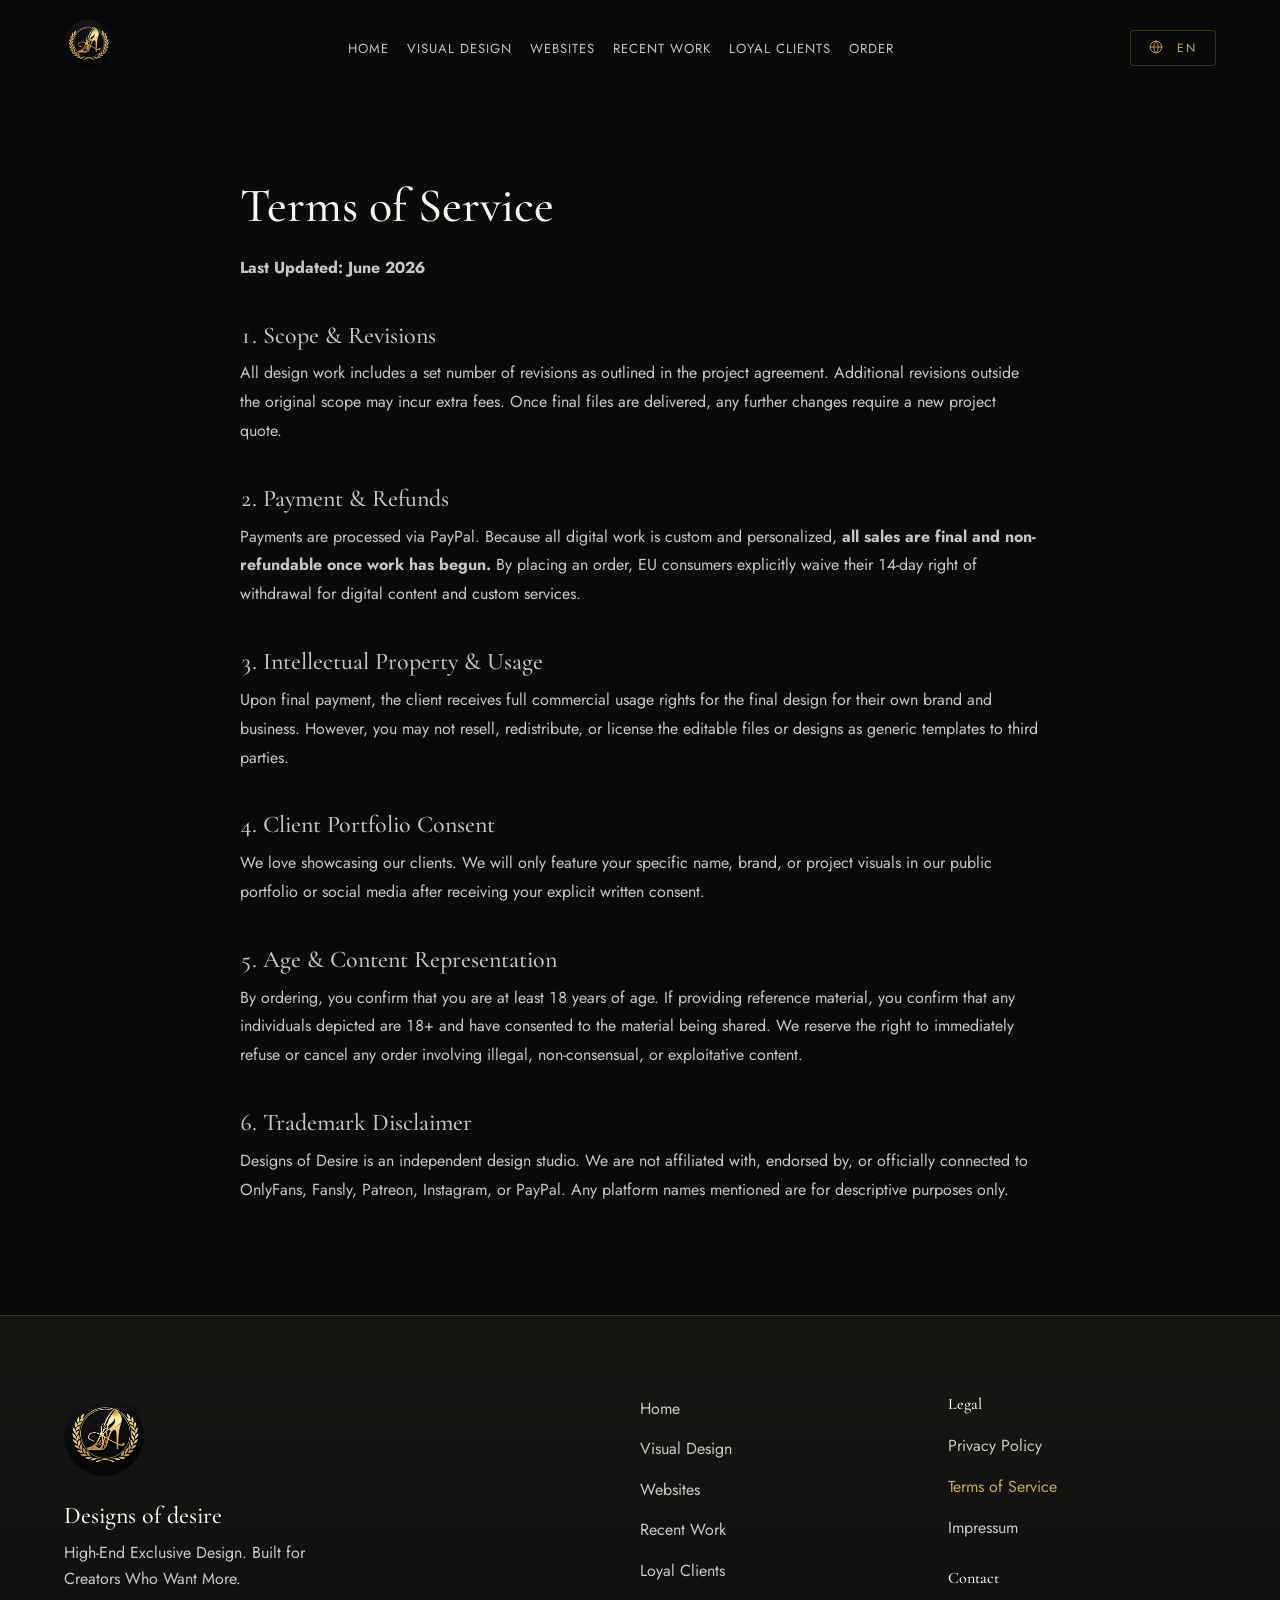
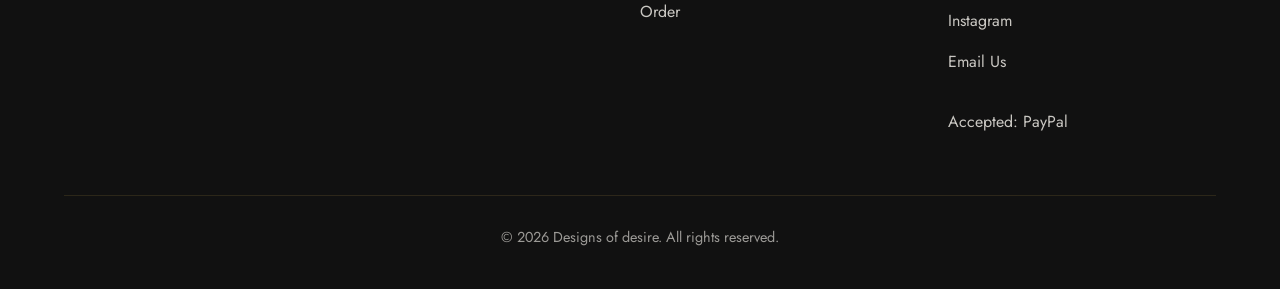
<file: terms.html>
<!DOCTYPE html>
<html lang="en" data-theme="noir">
<head>
  <meta charset="UTF-8">
  <meta name="viewport" content="width=device-width, initial-scale=1.0">
  <title>Terms of Service | Designs of desire</title>
  <meta name="description" content="Explore loyal client profiles and brand identity stories from Designs of desire, a premium logo and web design studio based in Casablanca.">
  <link rel="canonical" href="https://designsofdesire.netlify.app/terms.html">
  <meta property="og:title" content="Terms of Service | Designs of desire">
  <meta property="og:description" content="Explore loyal client profiles and brand identity stories from Designs of desire, a premium logo and web design studio based in Casablanca.">
  <meta property="og:type" content="website">
  <meta property="og:url" content="https://designsofdesire.netlify.app/terms.html">
  <meta property="og:image" content="https://designsofdesire.netlify.app/Images/Miss%20Selina/Logo/logo-metallic-style.png">
  <meta name="twitter:card" content="summary_large_image">
  <meta name="twitter:title" content="Terms of Service | Designs of desire">
  <meta name="twitter:description" content="Explore loyal client profiles and brand identity stories from Designs of desire, a premium logo and web design studio based in Casablanca.">
  <meta name="twitter:image" content="https://designsofdesire.netlify.app/Images/Miss%20Selina/Logo/logo-metallic-style.png">
  <link rel="stylesheet" href="assets/css/styles.css">
  
  <style>
    .page-hero {
      min-height: 86vh;
      display: flex;
      align-items: center;
      padding: 140px 0 70px;
      border-bottom: 1px solid var(--border-color);
      overflow: hidden;
      position: relative;
      background: linear-gradient(90deg, rgba(10, 10, 10, 0.98), rgba(10, 10, 10, 0.82));
    }
    [data-theme="marble"] .page-hero {
      background: linear-gradient(90deg, rgba(255, 253, 247, 0.98), rgba(255, 255, 255, 0.84));
    }
    .page-hero::after {
      content: '';
      position: absolute;
      top: 50%;
      right: clamp(36px, 10vw, 150px);
      width: min(34vw, 430px);
      aspect-ratio: 1;
      transform: translateY(-50%);
      background: url('Images/Logo/designs-of-desire-luxury-logo.jpeg') center / contain no-repeat;
      border-radius: 50%;
      filter: drop-shadow(0 0 34px rgba(201, 168, 76, 0.25));
      opacity: 0.82;
      pointer-events: none;
    }
    [data-theme="marble"] .page-hero::after {
      opacity: 0.94;
      filter: drop-shadow(0 18px 36px rgba(185, 135, 24, 0.2));
    }
    .hero-copy {
      max-width: 680px;
      position: relative;
      z-index: 1;
    }
    .eyebrow {
      color: var(--accent-color-1);
      font-size: 0.82rem;
      font-weight: 600;
      letter-spacing: 3px;
      margin-bottom: 18px;
      text-transform: uppercase;
    }
    .page-hero h1 {
      font-size: clamp(3.1rem, 8vw, 6.8rem);
      margin-bottom: 22px;
    }
    .page-hero p {
      font-size: clamp(1.05rem, 2vw, 1.35rem);
      max-width: 590px;
      opacity: 0.86;
    }
    .client-section {
      padding: 90px 0 110px;
    }
    .section-heading {
      display: flex;
      align-items: end;
      justify-content: space-between;
      gap: 30px;
      margin-bottom: 42px;
    }
    .section-heading h2 {
      font-size: clamp(2.2rem, 4vw, 3.4rem);
    }
    .section-heading p {
      max-width: 420px;
      opacity: 0.76;
    }
    .client-grid {
      display: grid;
      grid-template-columns: repeat(auto-fit, minmax(300px, 1fr));
      gap: 30px;
    }
    .client-tile {
      min-height: 520px;
      display: flex;
      flex-direction: column;
      overflow: hidden;
      border: 1px solid var(--border-color);
      background: var(--card-bg);
      transition: transform 220ms var(--ease-out), border-color 180ms var(--ease-out), box-shadow 220ms var(--ease-out);
    }
    @media (hover: hover) and (pointer: fine) {
      .client-tile:hover {
        border-color: var(--accent-color-1);
        box-shadow: 0 18px 45px var(--border-glow);
        transform: translateY(-6px);
      }
    }
    .client-image {
      min-height: 340px;
      background:
        radial-gradient(circle at 50% 42%, rgba(201, 168, 76, 0.13), transparent 46%),
        #090909 url('Images/Miss%20Selina/Logo/other%20variations/logo-transparent-variation-1.png') center / contain no-repeat;
      border-bottom: 1px solid var(--border-color);
    }
    [data-theme="marble"] .client-image {
      background:
        radial-gradient(circle at 50% 42%, rgba(185, 135, 24, 0.16), transparent 46%),
        #fffaf0 url('Images/Miss%20Selina/Logo/other%20variations/logo-transparent-variation-1.png') center / contain no-repeat;
    }
    .client-body {
      padding: 30px;
      display: flex;
      flex: 1;
      flex-direction: column;
      gap: 16px;
    }
    .client-title {
      font-size: 2rem;
    }
    .client-meta {
      display: flex;
      flex-wrap: wrap;
      gap: 10px;
    }
    .client-meta span {
      border: 1px solid var(--border-color);
      color: var(--accent-color-1);
      padding: 6px 12px;
      border-radius: 50px;
      font-size: 0.76rem;
      font-weight: 600;
      letter-spacing: 1px;
      text-transform: uppercase;
    }
    .client-desc {
      opacity: 0.78;
    }
    .client-body .btn {
      margin-top: auto;
      width: 100%;
    }
    .coming-panel {
      min-height: 520px;
      border: 1px solid var(--border-color);
      padding: 34px;
      display: flex;
      flex-direction: column;
      justify-content: center;
      background: rgba(201, 168, 76, 0.035);
    }
    .coming-panel h3 {
      font-size: 2rem;
      margin-bottom: 16px;
    }
    .coming-panel p {
      opacity: 0.76;
      margin-bottom: 26px;
    }
    @media (max-width: 900px) {
      .page-hero {
        background: linear-gradient(180deg, rgba(10, 10, 10, 0.86), rgba(10, 10, 10, 0.98));
        align-items: end;
      }
      [data-theme="marble"] .page-hero {
        background: linear-gradient(180deg, rgba(255, 253, 247, 0.86), rgba(255, 255, 255, 0.98));
      }
      .page-hero::after {
        top: 96px;
        left: 50%;
        right: auto;
        width: min(60vw, 300px);
        transform: translateX(-50%);
        opacity: 0.72;
      }
      .section-heading {
        display: block;
      }
      .section-heading p {
        margin-top: 14px;
      }
    }
  </style>
</head>
<body>

  <nav aria-label="Main navigation">
    <div class="container nav-container">
      <a href="index.html" aria-label="Go to Designs of desire homepage">
        <img src="Images/Logo/designs-of-desire-luxury-logo.jpeg" alt="Designs of desire luxury logo" class="nav-logo" width="1254" height="1254">
      </a>
      <ul class="nav-links">
        <li><a href="index.html" data-i18n="nav_home">Home</a></li>
        <li><a href="visual-design.html" data-i18n="nav_visual">Visual Design</a></li>
        <li><a href="websites.html" data-i18n="nav_websites">Websites</a></li>
        <li><a href="recent-work.html" data-i18n="nav_work">Recent Work</a></li>
        <li><a href="loyal-clients.html" data-i18n="nav_clients">Loyal Clients</a></li>
        <!-- <li><a href="premades.html" data-i18n="nav_premades">Premades</a></li> -->
        <li><a href="order.html" data-i18n="nav_order">Order</a></li>
      </ul>
      <div class="nav-controls">
        <button class="lang-switch" type="button" aria-label="Change language"><svg width="14" height="14" viewBox="0 0 24 24" fill="none" stroke="currentColor" stroke-width="1.5" stroke-linecap="round" stroke-linejoin="round"><circle cx="12" cy="12" r="10"></circle><line x1="2" y1="12" x2="22" y2="12"></line><path d="M12 2a15.3 15.3 0 0 1 4 10 15.3 15.3 0 0 1-4 10 15.3 15.3 0 0 1-4-10 15.3 15.3 0 0 1 4-10z"></path></svg> EN</button>
        <button class="hamburger" type="button" aria-label="Open navigation menu" aria-controls="mobile-menu" aria-expanded="false">
          <span></span><span></span><span></span>
        </button>
      </div>
    </div>
  </nav>

  <div class="mobile-menu" id="mobile-menu">
    <a href="index.html" data-i18n="nav_home">Home</a>
    <a href="visual-design.html" data-i18n="nav_visual">Visual Design</a>
    <a href="websites.html" data-i18n="nav_websites">Websites</a>
    <a href="recent-work.html" data-i18n="nav_work">Recent Work</a>
    <a href="loyal-clients.html" data-i18n="nav_clients">Loyal Clients</a>
    <!-- <a href="premades.html" data-i18n="nav_premades">Premades</a> -->
    <a href="order.html" data-i18n="nav_order">Order</a>
    </div>

  <main>

    <section class="client-section container reveal" style="padding-top: 180px; max-width: 800px; margin: 0 auto;">
      <h1 style="font-size: 3rem; margin-bottom: 20px;" data-i18n="nav_terms">Terms of Service</h1>
      <div style="opacity: 0.8; line-height: 1.8;">
        <p><strong>Last Updated: June 2026</strong></p>
        
        <h2 style="margin-top: 40px; margin-bottom: 10px;">1. Scope & Revisions</h2>
        <p>All design work includes a set number of revisions as outlined in the project agreement. Additional revisions outside the original scope may incur extra fees. Once final files are delivered, any further changes require a new project quote.</p>

        <h2 style="margin-top: 40px; margin-bottom: 10px;">2. Payment & Refunds</h2>
        <p>Payments are processed via PayPal. Because all digital work is custom and personalized, <strong>all sales are final and non-refundable once work has begun.</strong> By placing an order, EU consumers explicitly waive their 14-day right of withdrawal for digital content and custom services.</p>

        <h2 style="margin-top: 40px; margin-bottom: 10px;">3. Intellectual Property & Usage</h2>
        <p>Upon final payment, the client receives full commercial usage rights for the final design for their own brand and business. However, you may not resell, redistribute, or license the editable files or designs as generic templates to third parties.</p>

        <h2 style="margin-top: 40px; margin-bottom: 10px;">4. Client Portfolio Consent</h2>
        <p>We love showcasing our clients. We will only feature your specific name, brand, or project visuals in our public portfolio or social media after receiving your explicit written consent.</p>

        <h2 style="margin-top: 40px; margin-bottom: 10px;">5. Age & Content Representation</h2>
        <p>By ordering, you confirm that you are at least 18 years of age. If providing reference material, you confirm that any individuals depicted are 18+ and have consented to the material being shared. We reserve the right to immediately refuse or cancel any order involving illegal, non-consensual, or exploitative content.</p>

        <h2 style="margin-top: 40px; margin-bottom: 10px;">6. Trademark Disclaimer</h2>
        <p>Designs of Desire is an independent design studio. We are not affiliated with, endorsed by, or officially connected to OnlyFans, Fansly, Patreon, Instagram, or PayPal. Any platform names mentioned are for descriptive purposes only.</p>
      </div>
    </section>

  </main>

  <footer>
    <div class="container">
      <div class="footer-content">
        <div>
          <img src="Images/Logo/designs-of-desire-luxury-logo.jpeg" alt="Designs of desire luxury logo" class="footer-logo" loading="lazy" decoding="async" width="1254" height="1254">
          <h3 style="font-size: 1.5rem; margin-bottom: 10px;">Designs of desire</h3>
          <p style="opacity: 0.8; max-width: 300px;">High-End Exclusive Design. Built for Creators Who Want More.</p>
        </div>
        <div class="footer-links">
            <a href="index.html" data-i18n="nav_home">Home</a>
            <a href="visual-design.html" data-i18n="nav_visual">Visual Design</a>
            <a href="websites.html" data-i18n="nav_websites">Websites</a>
            <a href="recent-work.html" data-i18n="nav_work">Recent Work</a>
            <a href="loyal-clients.html" data-i18n="nav_clients">Loyal Clients</a>
            <!-- <a href="premades.html" data-i18n="nav_premades">Premades</a> -->
            <a href="order.html" data-i18n="nav_order">Order</a>
    </div>
          <address class="footer-links">
            <h4 data-i18n="legal_title" style="margin-bottom: 5px;">Legal</h4>
            <a href="privacy.html" data-i18n="nav_privacy">Privacy Policy</a>
            <a href="terms.html" data-i18n="nav_terms">Terms of Service</a>
            <a href="impressum.html" data-i18n="nav_impressum">Impressum</a>
            
            <h4 style="margin-bottom: 5px; margin-top: 15px;">Contact</h4>
            <a href="https://www.instagram.com/designs_of_desire_official_x/" target="_blank">Instagram</a>
            <a href="mailto:designs.of.desirex@gmail.com">Email Us</a>
            <span style="opacity: 0.8; margin-top: 20px;">Accepted: PayPal</span>
          </address>
      </div>
      <div class="footer-bottom">
        &copy; 2026 Designs of desire. All rights reserved.
      </div>
    </div>
  </footer>

  <script src="assets/js/translations.js"></script>
  <script src="assets/js/main.js"></script>
</body>
</html>
</file>
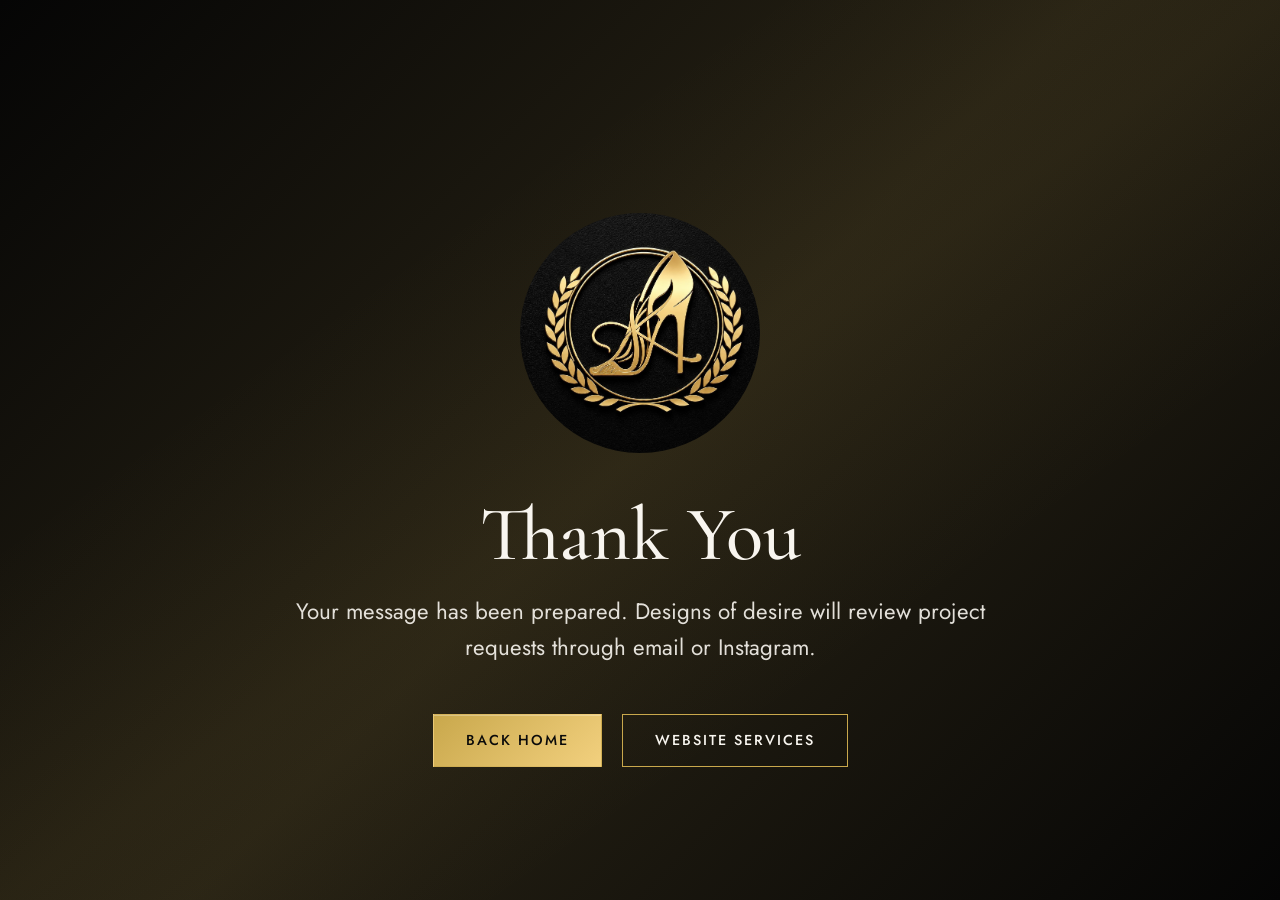
<file: thank-you.html>
﻿<!DOCTYPE html>
<html lang="en" data-theme="noir">
<head>
  <meta charset="UTF-8">
  <meta name="viewport" content="width=device-width, initial-scale=1.0">
  <meta name="robots" content="noindex, follow">
  <title>Thank You | Designs of desire</title>
  <meta name="description" content="Thank you for contacting Designs of desire.">
  <link rel="canonical" href="https://designsofdesire.netlify.app/thank-you.html">
  <link rel="stylesheet" href="assets/css/styles.css">
</head>
<body>
  <main>
    <section class="hero">
      <div class="container reveal">
        <div class="hero-logo-container">
          <img src="Images/Logo/designs-of-desire-luxury-logo.jpeg" alt="Designs of desire" class="hero-logo" width="1254" height="1254" fetchpriority="high">
        </div>
        <h1>Thank You</h1>
        <p>Your message has been prepared. Designs of desire will review project requests through email or Instagram.</p>
        <div class="hero-btns">
          <a href="index.html" class="btn btn-primary">Back Home</a>
          <a href="websites.html" class="btn btn-outline">Website Services</a>
        </div>
      </div>
    </section>
  </main>
  <script src="assets/js/main.js"></script>
</body>
</html>
</file>
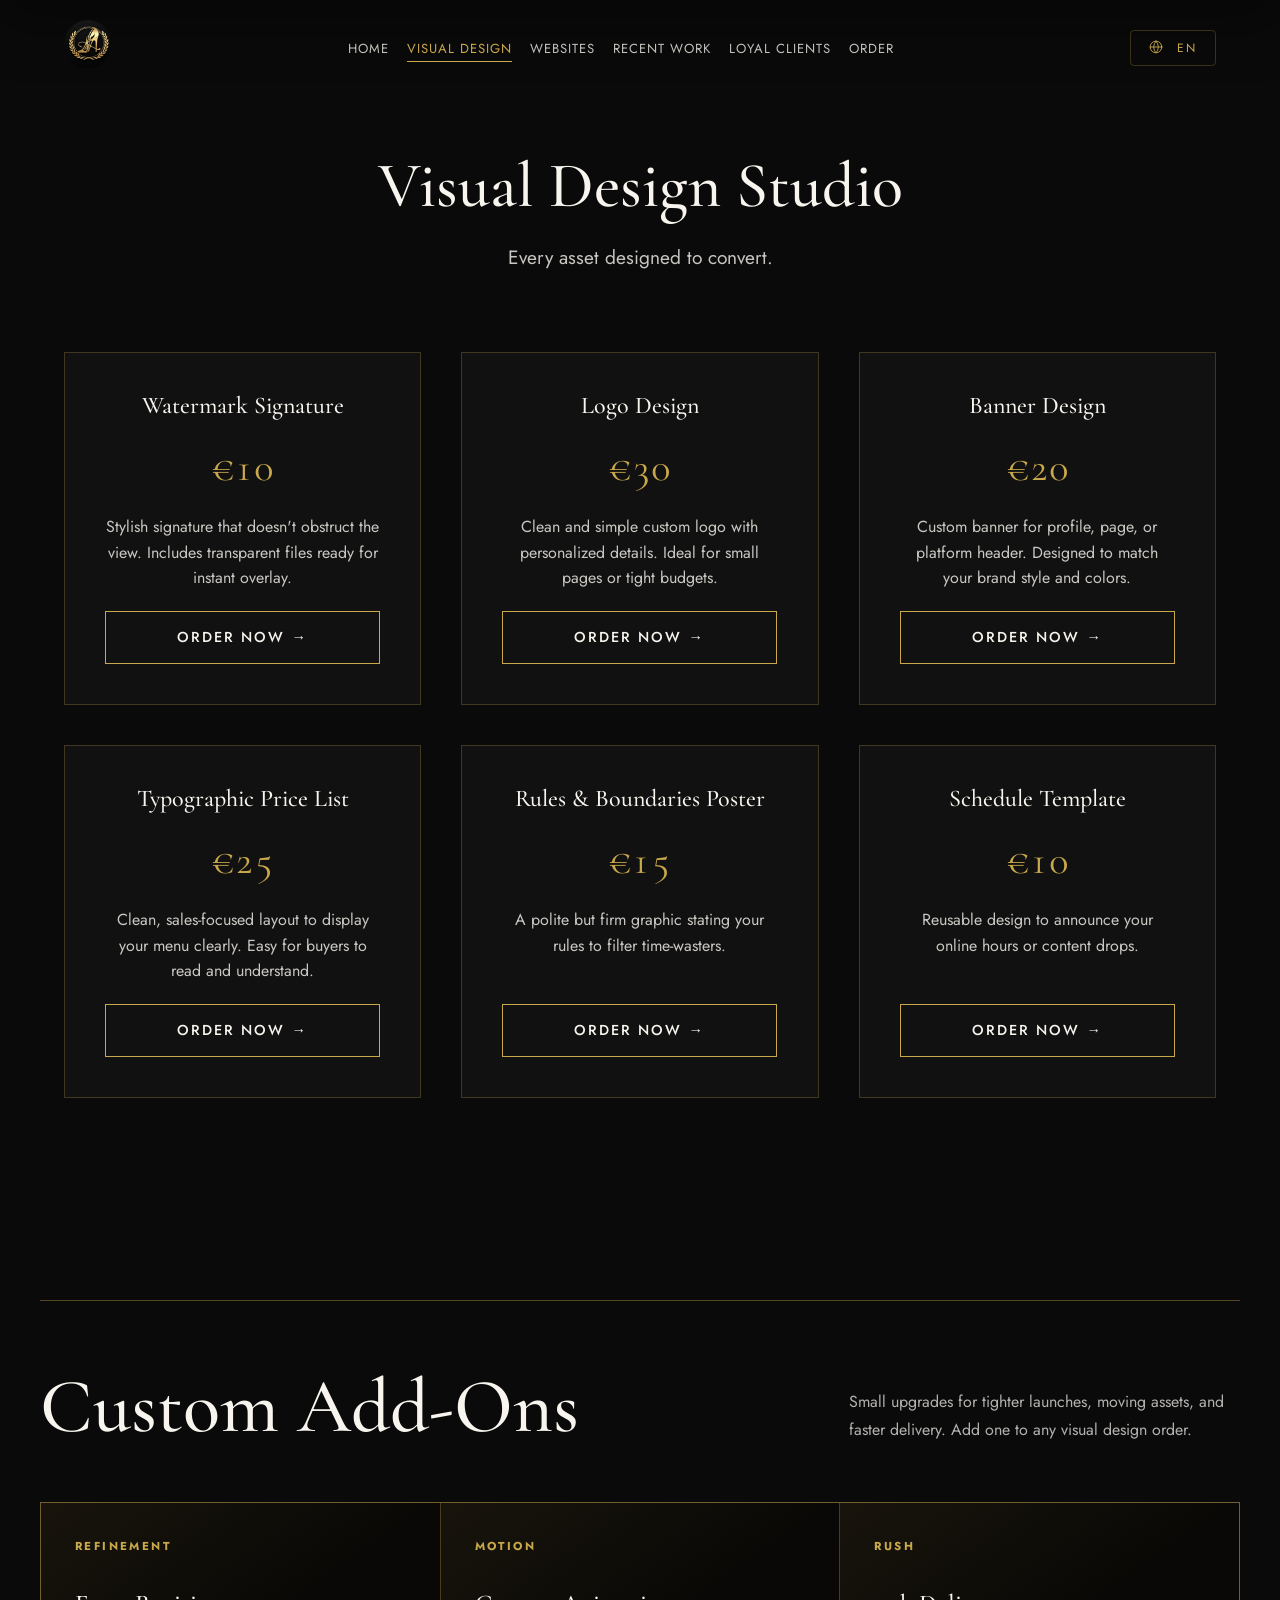
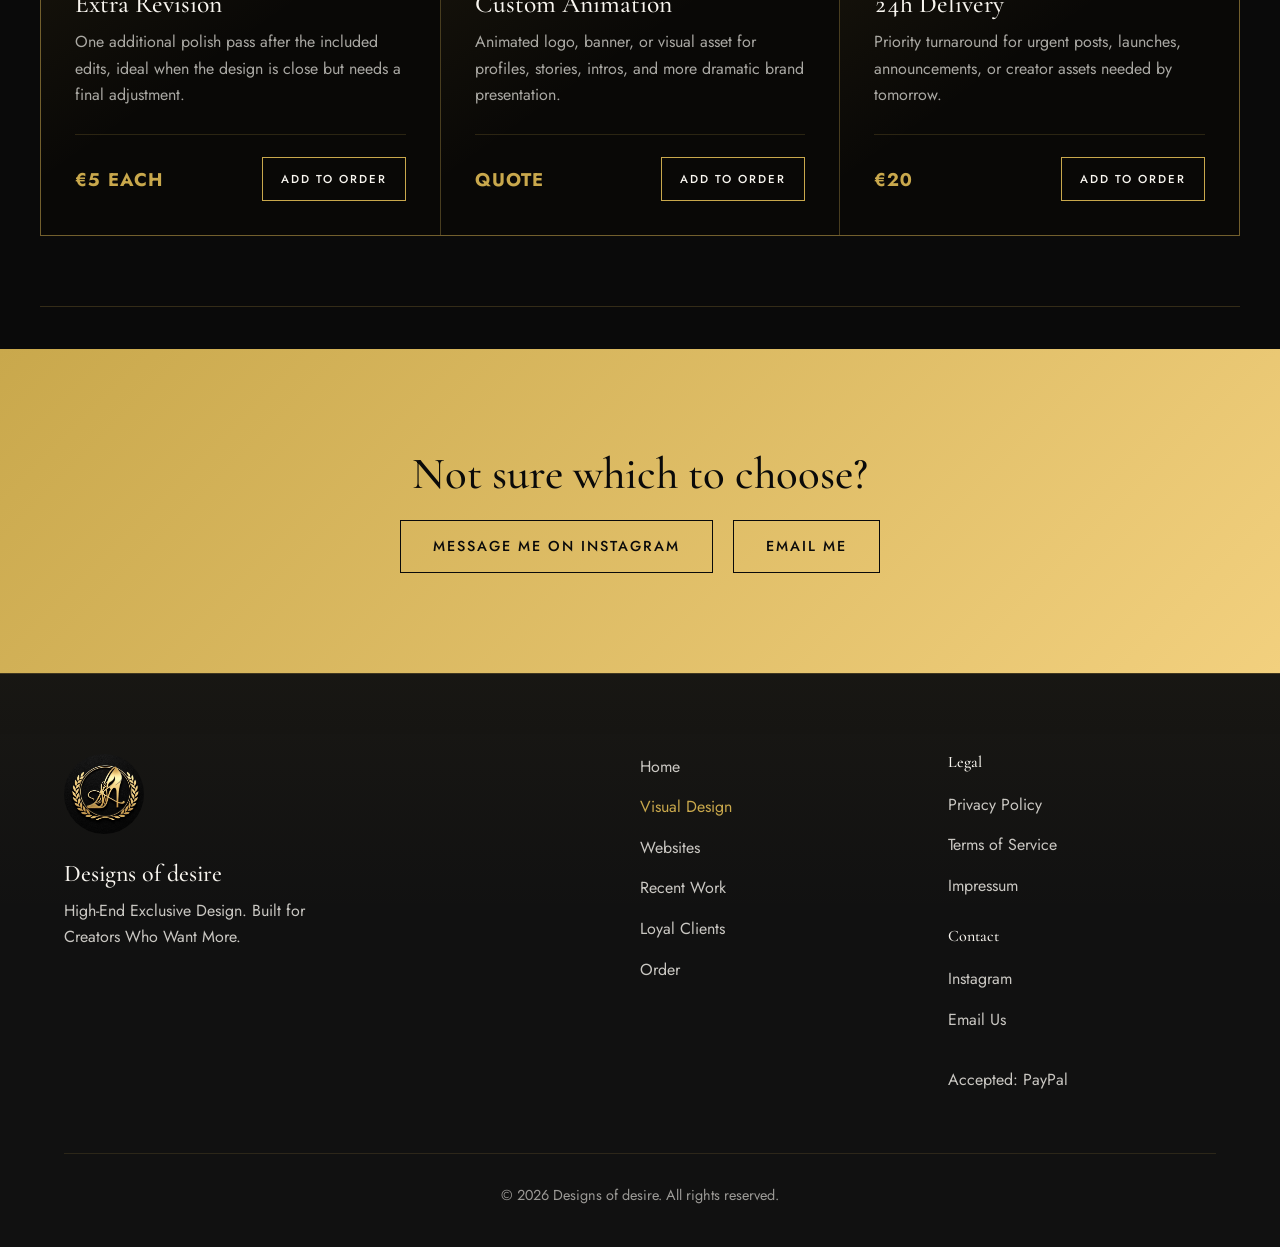
<file: visual-design.html>
<!DOCTYPE html>
<html lang="en" data-theme="noir">
<head>
  <meta charset="UTF-8">
  <meta name="viewport" content="width=device-width, initial-scale=1.0">
  <title>Logo Design & Brand Identity Casablanca | Designs of desire</title>
  <meta name="description" content="Order premium logo design, watermark signatures, banners, price lists, and brand identity assets from Casablanca. Creator-ready visual design starting at EUR 10.">
  <link rel="canonical" href="https://designsofdesire.netlify.app/visual-design.html">
  <meta property="og:title" content="Logo Design & Brand Identity | Designs of desire · Casablanca">
  <meta property="og:description" content="Premium logo design, brand identity assets, banners, and creator visuals starting at EUR 10. Based in Casablanca.">
  <meta property="og:type" content="website">
  <meta property="og:url" content="https://designsofdesire.netlify.app/visual-design.html">
  <meta property="og:image" content="https://designsofdesire.netlify.app/Images/Logo/designs-of-desire-luxury-logo-1.jpeg">
  <meta name="twitter:card" content="summary_large_image">
  <meta name="twitter:title" content="Logo Design & Brand Identity | Designs of desire · Casablanca">
  <meta name="twitter:description" content="Premium logo design, brand identity assets, banners, and creator visuals starting at EUR 10. Based in Casablanca.">
  <meta name="twitter:image" content="https://designsofdesire.netlify.app/Images/Logo/designs-of-desire-luxury-logo-1.jpeg">
  <link rel="stylesheet" href="assets/css/styles.css?v=faq-carousel-3">
  <script type="application/ld+json">
{
  "@context": "https://schema.org",
  "@graph": [
    {
      "@type": "WebPage",
      "@id": "https://designsofdesire.netlify.app/visual-design.html#webpage",
      "url": "https://designsofdesire.netlify.app/visual-design.html",
      "name": "Visual Design Studio",
      "description": "Visual design services for creators and brands, including watermark signatures, logos, banners, price lists, rules posters, and schedule templates.",
      "isPartOf": {
        "@id": "https://designsofdesire.netlify.app/#website"
      },
      "about": {
        "@id": "https://designsofdesire.netlify.app/visual-design.html#service"
      },
      "datePublished": "2026-05-31",
      "dateModified": "2026-05-31"
    },
    {
      "@type": "Service",
      "@id": "https://designsofdesire.netlify.app/visual-design.html#service",
      "name": "Visual Design Studio",
      "serviceType": "Visual design, logo design, banners, price lists, posters, and creator brand assets",
      "description": "Premium visual design assets for creators and brands, including watermark signatures, logos, banners, typographic price lists, rules posters, and schedule templates.",
      "provider": {
        "@id": "https://designsofdesire.netlify.app/#organization"
      },
      "areaServed": [
        "Casablanca",
        "Morocco",
        "Worldwide"
      ],
      "url": "https://designsofdesire.netlify.app/visual-design.html",
      "offers": {
        "@type": "AggregateOffer",
        "priceCurrency": "EUR",
        "lowPrice": 10,
        "highPrice": 30,
        "offerCount": 6,
        "url": "https://designsofdesire.netlify.app/visual-design.html"
      },
      "potentialAction": {
        "@type": "CommunicateAction",
        "name": "Order visual design",
        "target": "mailto:designs.of.desirex@gmail.com"
      }
    },
    {
      "@type": "BreadcrumbList",
      "@id": "https://designsofdesire.netlify.app/visual-design.html#breadcrumb",
      "itemListElement": [
        {
          "@type": "ListItem",
          "position": 1,
          "name": "Home",
          "item": "https://designsofdesire.netlify.app/"
        },
        {
          "@type": "ListItem",
          "position": 2,
          "name": "Visual Design Studio",
          "item": "https://designsofdesire.netlify.app/visual-design.html"
        }
      ]
    },
    {
      "@type": "FAQPage",
      "@id": "https://designsofdesire.netlify.app/visual-design.html#faq",
      "mainEntity": [
        {
          "@type": "Question",
          "name": "What visual design services can I order?",
          "acceptedAnswer": {
            "@type": "Answer",
            "text": "You can order watermark signatures, logo design, banners, typographic price lists, rules and boundaries posters, schedule templates, revisions, custom animations, and expedited delivery."
          }
        },
        {
          "@type": "Question",
          "name": "What do visual design prices start at?",
          "acceptedAnswer": {
            "@type": "Answer",
            "text": "Visual design prices start at EUR 10 for watermark signatures and schedule templates. Other listed services range from EUR 15 to EUR 30, with add-ons priced separately."
          }
        }
      ]
    }
  ]
}
</script>
  <style>
    .page-header {
      padding: 150px 0 80px;
      text-align: center;
      position: relative;
    }
    .page-header h1 {
      font-size: clamp(2.5rem, 5vw, 4rem);
      margin-bottom: 20px;
    }
    .page-header p {
      font-size: 1.2rem;
      opacity: 0.8;
    }

    .services-grid {
      display: grid;
      grid-template-columns: repeat(auto-fit, minmax(300px, 1fr));
      gap: 40px;
      padding-bottom: 100px;
    }
    .service-product-card {
      background: var(--card-bg);
      border: 1px solid var(--border-color);
      padding: 40px;
      text-align: center;
      transition: transform 220ms var(--ease-out), border-color 180ms var(--ease-out), box-shadow 220ms var(--ease-out);
      display: flex;
      flex-direction: column;
      justify-content: space-between;
    }
    @media (hover: hover) and (pointer: fine) {
      .service-product-card:hover {
        border-color: var(--accent-color-1);
        box-shadow: 0 10px 30px var(--border-glow);
        transform: translateY(-5px);
      }
    }

    .order-modal {
      position: fixed;
      inset: 0;
      z-index: 2200;
      display: flex;
      align-items: center;
      justify-content: center;
      padding: 24px;
      background: rgba(0, 0, 0, 0.78);
      opacity: 0;
      pointer-events: none;
      transition: opacity 180ms var(--ease-out);
    }
    .order-modal.active {
      opacity: 1;
      pointer-events: auto;
    }
    .order-panel {
      position: relative;
      width: min(520px, 100%);
      border: 1px solid var(--accent-color-1);
      border-radius: 8px;
      background:
        linear-gradient(135deg, rgba(201, 168, 76, 0.12), transparent 42%),
        var(--bg-color);
      padding: clamp(28px, 5vw, 46px);
      box-shadow: 0 28px 90px rgba(0, 0, 0, 0.46);
      transform: translateY(12px) scale(0.98);
      transition: transform 200ms var(--ease-out);
    }
    .order-modal.active .order-panel {
      transform: translateY(0) scale(1);
    }
    .order-close {
      position: absolute;
      top: 14px;
      right: 16px;
      width: 42px;
      height: 42px;
      border: 0;
      background: transparent;
      color: var(--text-color);
      font-size: 1.6rem;
      cursor: pointer;
    }
    .order-message {
      width: 100%;
      min-height: 112px;
      margin: 22px 0;
      border: 1px solid var(--border-color);
      border-radius: 4px;
      background: rgba(255, 255, 255, 0.04);
      color: var(--text-color);
      padding: 16px;
      font: inherit;
      line-height: 1.7;
      resize: none;
    }
    .order-actions {
      display: grid;
      grid-template-columns: 1fr;
      gap: 12px;
    }
    .copy-status {
      min-height: 22px;
      margin-top: 14px;
      color: var(--accent-color-1);
      font-size: 0.9rem;
      text-align: center;
    }

    .service-price {
      font-size: 2.5rem;
      font-family: var(--font-display);
      color: var(--accent-color-1);
      margin: 15px 0;
    }

    .addons-section {
      padding: clamp(72px, 8vw, 104px) 0 clamp(24px, 4vw, 42px);
    }
    .addons-shell {
      border-top: 1px solid rgba(201, 168, 76, 0.38);
      border-bottom: 1px solid rgba(201, 168, 76, 0.22);
      padding: clamp(44px, 6vw, 70px) 0;
    }
    .addons-heading {
      display: grid;
      grid-template-columns: minmax(0, 0.8fr) minmax(260px, 0.42fr);
      gap: clamp(28px, 5vw, 76px);
      align-items: end;
      margin-bottom: clamp(34px, 5vw, 58px);
    }
    .addons-heading h2 {
      font-size: clamp(2.5rem, 6vw, 4.9rem);
      line-height: 0.95;
      margin: 0;
    }
    .addons-heading p {
      margin: 0;
      color: rgba(245, 243, 238, 0.72);
      line-height: 1.75;
    }
    .addons-list {
      display: grid;
      grid-template-columns: repeat(3, minmax(0, 1fr));
      gap: 1px;
      background: rgba(201, 168, 76, 0.32);
      border: 1px solid rgba(201, 168, 76, 0.32);
    }
    .addon-card {
      display: grid;
      min-height: 260px;
      padding: clamp(24px, 3vw, 34px);
      background:
        linear-gradient(145deg, rgba(201, 168, 76, 0.08), transparent 46%),
        #090806;
    }
    .addon-kicker {
      color: var(--accent-color-1);
      font-size: 0.72rem;
      font-weight: 700;
      letter-spacing: 2.4px;
      text-transform: uppercase;
    }
    .addon-card h3 {
      align-self: end;
      font-size: clamp(1.35rem, 2vw, 1.85rem);
      line-height: 1.08;
      margin: 34px 0 12px;
    }
    .addon-card p {
      margin: 0 0 26px;
      color: rgba(245, 243, 238, 0.68);
      line-height: 1.65;
    }
    .addon-meta {
      display: flex;
      align-items: center;
      justify-content: space-between;
      gap: 16px;
      margin-top: auto;
      padding-top: 22px;
      border-top: 1px solid rgba(201, 168, 76, 0.18);
    }
    .addon-price {
      color: var(--accent-color-1);
      font-size: 1.15rem;
      font-weight: 700;
      letter-spacing: 1px;
      text-transform: uppercase;
    }
    .addon-card .btn {
      min-height: 44px;
      padding: 11px 18px;
      font-size: 0.72rem;
      white-space: nowrap;
    }
    @media (max-width: 860px) {
      .addons-heading,
      .addons-list {
        grid-template-columns: 1fr;
      }
      .addon-card {
        min-height: 0;
      }
    }
    .addons-section + .faq-section {
      padding-top: clamp(28px, 4vw, 46px);
    }
  </style>
</head>
<body>

  <!-- Navigation -->
  <nav aria-label="Main navigation">
    <div class="container nav-container">
      <a href="index.html" aria-label="Go to Designs of desire homepage">
        <img src="Images/Logo/designs-of-desire-luxury-logo.jpeg" alt="Designs of desire luxury logo" class="nav-logo" width="1254" height="1254">
      </a>
      <ul class="nav-links">
        <li><a href="index.html" data-i18n="nav_home">Home</a></li>
        <li><a href="visual-design.html" data-i18n="nav_visual">Visual Design</a></li>
        <li><a href="websites.html" data-i18n="nav_websites">Websites</a></li>
        <li><a href="recent-work.html" data-i18n="nav_work">Recent Work</a></li>
        <li><a href="loyal-clients.html" data-i18n="nav_clients">Loyal Clients</a></li>
        <!-- <li><a href="premades.html" data-i18n="nav_premades">Premades</a></li> -->
        <li><a href="order.html" data-i18n="nav_order">Order</a></li>
      </ul>
      <div class="nav-controls">
        <button class="lang-switch" type="button" aria-label="Change language"><svg width="14" height="14" viewBox="0 0 24 24" fill="none" stroke="currentColor" stroke-width="1.5" stroke-linecap="round" stroke-linejoin="round"><circle cx="12" cy="12" r="10"></circle><line x1="2" y1="12" x2="22" y2="12"></line><path d="M12 2a15.3 15.3 0 0 1 4 10 15.3 15.3 0 0 1-4 10 15.3 15.3 0 0 1-4-10 15.3 15.3 0 0 1 4-10z"></path></svg> EN</button>
        <button class="hamburger" type="button" aria-label="Open navigation menu" aria-controls="mobile-menu" aria-expanded="false">
          <span></span><span></span><span></span>
        </button>
      </div>
    </div>
  </nav>

  <!-- Mobile Menu -->
  <div class="mobile-menu" id="mobile-menu">
    <a href="index.html" data-i18n="nav_home">Home</a>
    <a href="visual-design.html" data-i18n="nav_visual">Visual Design</a>
    <a href="websites.html" data-i18n="nav_websites">Websites</a>
    <a href="recent-work.html" data-i18n="nav_work">Recent Work</a>
    <a href="loyal-clients.html" data-i18n="nav_clients">Loyal Clients</a>
    <!-- <a href="premades.html" data-i18n="nav_premades">Premades</a> -->
    <a href="order.html" data-i18n="nav_order">Order</a>
    </div>

  <main>
  <header class="page-header container reveal">
    <h1>Visual Design Studio</h1>
    <p>Every asset designed to convert.</p>
  </header>

  <section class="agent-summary sr-only" aria-labelledby="visual-summary-title">
    <div class="agent-summary-panel">
      <h2 id="visual-summary-title">Visual Design Service Summary</h2>
      <p>Based in Casablanca, Designs of desire creates premium visual design assets for creators, models, independent brands, and luxury-leaning personal brands that need polished, clear, and platform-ready visuals.</p>
      <dl>
        <dt>Primary service</dt>
        <dd>Watermark signatures, logos, banners, typographic price lists, rules posters, and schedule templates.</dd>
        <dt>Ideal clients</dt>
        <dd>Creators, models, beauty brands, personal brands, and independent businesses that want a high-end visual presence.</dd>
        <dt>Starting price</dt>
        <dd>Listed visual design services start at EUR 10, with custom add-ons available by request.</dd>
        <dt>Typical next step</dt>
        <dd>Choose a listed asset below, then order by email or message Designs of desire on Instagram.</dd>
      </dl>
      <p class="last-updated">Last updated: May 31, 2026</p>
    </div>
  </section>

  <!-- Services Grid -->
  <section class="container services-grid reveal" aria-labelledby="visual-services-title">
    <h2 id="visual-services-title" class="sr-only">Visual Design Services and Prices</h2>
    
    <div class="service-product-card">
      <div>
        <h3 style="font-size: 1.5rem;">Watermark Signature</h3>
        <div class="service-price">€10</div>
        <p style="opacity: 0.8; margin-bottom: 20px;">Stylish signature that doesn't obstruct the view. Includes transparent files ready for instant overlay.</p>
      </div>
      <a href="order.html" class="btn btn-outline" style="width: 100%;">Order Now →</a>
    </div>

    <div class="service-product-card">
      <div>
        <h3 style="font-size: 1.5rem;">Logo Design</h3>
        <div class="service-price">€30</div>
        <p style="opacity: 0.8; margin-bottom: 20px;">Clean and simple custom logo with personalized details. Ideal for small pages or tight budgets.</p>
      </div>
      <a href="order.html" class="btn btn-outline" style="width: 100%;">Order Now →</a>
    </div>

    <div class="service-product-card">
      <div>
        <h3 style="font-size: 1.5rem;">Banner Design</h3>
        <div class="service-price">€20</div>
        <p style="opacity: 0.8; margin-bottom: 20px;">Custom banner for profile, page, or platform header. Designed to match your brand style and colors.</p>
      </div>
      <a href="order.html" class="btn btn-outline" style="width: 100%;">Order Now →</a>
    </div>

    <div class="service-product-card">
      <div>
        <h3 style="font-size: 1.5rem;">Typographic Price List</h3>
        <div class="service-price">€25</div>
        <p style="opacity: 0.8; margin-bottom: 20px;">Clean, sales-focused layout to display your menu clearly. Easy for buyers to read and understand.</p>
      </div>
      <a href="order.html" class="btn btn-outline" style="width: 100%;">Order Now →</a>
    </div>

    <div class="service-product-card">
      <div>
        <h3 style="font-size: 1.5rem;">Rules & Boundaries Poster</h3>
        <div class="service-price">€15</div>
        <p style="opacity: 0.8; margin-bottom: 20px;">A polite but firm graphic stating your rules to filter time-wasters.</p>
      </div>
      <a href="order.html" class="btn btn-outline" style="width: 100%;">Order Now →</a>
    </div>

    <div class="service-product-card">
      <div>
        <h3 style="font-size: 1.5rem;">Schedule Template</h3>
        <div class="service-price">€10</div>
        <p style="opacity: 0.8; margin-bottom: 20px;">Reusable design to announce your online hours or content drops.</p>
      </div>
      <a href="order.html" class="btn btn-outline" style="width: 100%;">Order Now →</a>
    </div>

  </section>

  <!-- Add-ons -->
  <section class="addons-section container reveal">
    <div class="addons-shell">
      <div class="addons-heading">
        <h2>Custom Add-Ons</h2>
        <p>Small upgrades for tighter launches, moving assets, and faster delivery. Add one to any visual design order.</p>
      </div>
      <div class="addons-list">
        <article class="addon-card">
          <div class="addon-kicker">Refinement</div>
          <h3>Extra Revision</h3>
          <p>One additional polish pass after the included edits, ideal when the design is close but needs a final adjustment.</p>
          <div class="addon-meta">
            <span class="addon-price">€5 each</span>
            <a href="order.html" class="btn btn-outline">Add to Order</a>
          </div>
        </article>
        <article class="addon-card">
          <div class="addon-kicker">Motion</div>
          <h3>Custom Animation</h3>
          <p>Animated logo, banner, or visual asset for profiles, stories, intros, and more dramatic brand presentation.</p>
          <div class="addon-meta">
            <span class="addon-price">Quote</span>
            <a href="order.html" class="btn btn-outline">Add to Order</a>
          </div>
        </article>
        <article class="addon-card">
          <div class="addon-kicker">Rush</div>
          <h3>24h Delivery</h3>
          <p>Priority turnaround for urgent posts, launches, announcements, or creator assets needed by tomorrow.</p>
          <div class="addon-meta">
            <span class="addon-price">€20</span>
            <a href="order.html" class="btn btn-outline">Add to Order</a>
          </div>
        </article>
      </div>
    </div>
  </section>

  <!-- CTA -->
  <section class="uniform-stripe gold-gradient-bg reveal">
    <div class="container">
      <h2 style="color: var(--button-text);">Not sure which to choose?</h2>
      <div style="display: flex; gap: 20px; justify-content: center; flex-wrap: wrap;">
        <a href="https://www.instagram.com/designs_of_desire_official_x/" class="btn btn-outline" style="border-color: var(--button-text); color: var(--button-text);">Message Me on Instagram</a>
        <a href="mailto:designs.of.desirex@gmail.com" class="btn btn-outline" style="border-color: var(--button-text); color: var(--button-text);">Email Me</a>
      </div>
    </div>
  </section>
  </main>

  <!-- Footer -->
  <footer>
    <div class="container">
      <div class="footer-content">
        <div>
          <img src="Images/Logo/designs-of-desire-luxury-logo.jpeg" alt="Designs of desire luxury logo" class="footer-logo" loading="lazy" decoding="async" width="1254" height="1254">
          <h3 style="font-size: 1.5rem; margin-bottom: 10px;">Designs of desire</h3>
          <p style="opacity: 0.8; max-width: 300px;">High-End Exclusive Design. Built for Creators Who Want More.</p>
        </div>
        <div class="footer-links">
            <a href="index.html" data-i18n="nav_home">Home</a>
            <a href="visual-design.html" data-i18n="nav_visual">Visual Design</a>
            <a href="websites.html" data-i18n="nav_websites">Websites</a>
            <a href="recent-work.html" data-i18n="nav_work">Recent Work</a>
            <a href="loyal-clients.html" data-i18n="nav_clients">Loyal Clients</a>
            <!-- <a href="premades.html" data-i18n="nav_premades">Premades</a> -->
            <a href="order.html" data-i18n="nav_order">Order</a>
    </div>
          <address class="footer-links">
            <h4 data-i18n="legal_title" style="margin-bottom: 5px;">Legal</h4>
            <a href="privacy.html" data-i18n="nav_privacy">Privacy Policy</a>
            <a href="terms.html" data-i18n="nav_terms">Terms of Service</a>
            <a href="impressum.html" data-i18n="nav_impressum">Impressum</a>
            
            <h4 style="margin-bottom: 5px; margin-top: 15px;">Contact</h4>
            <a href="https://www.instagram.com/designs_of_desire_official_x/" target="_blank">Instagram</a>
            <a href="mailto:designs.of.desirex@gmail.com">Email Us</a>
            <span style="opacity: 0.8; margin-top: 20px;">Accepted: PayPal</span>
          </address>
      </div>
      <div class="footer-bottom">
        &copy; 2026 Designs of desire. All rights reserved.
      </div>
    </div>
  </footer>
  </div>

  <script src="assets/js/translations.js"></script>
  <script src="assets/js/main.js?v=faq-carousel-4"></script>
</body>
</html>
</file>
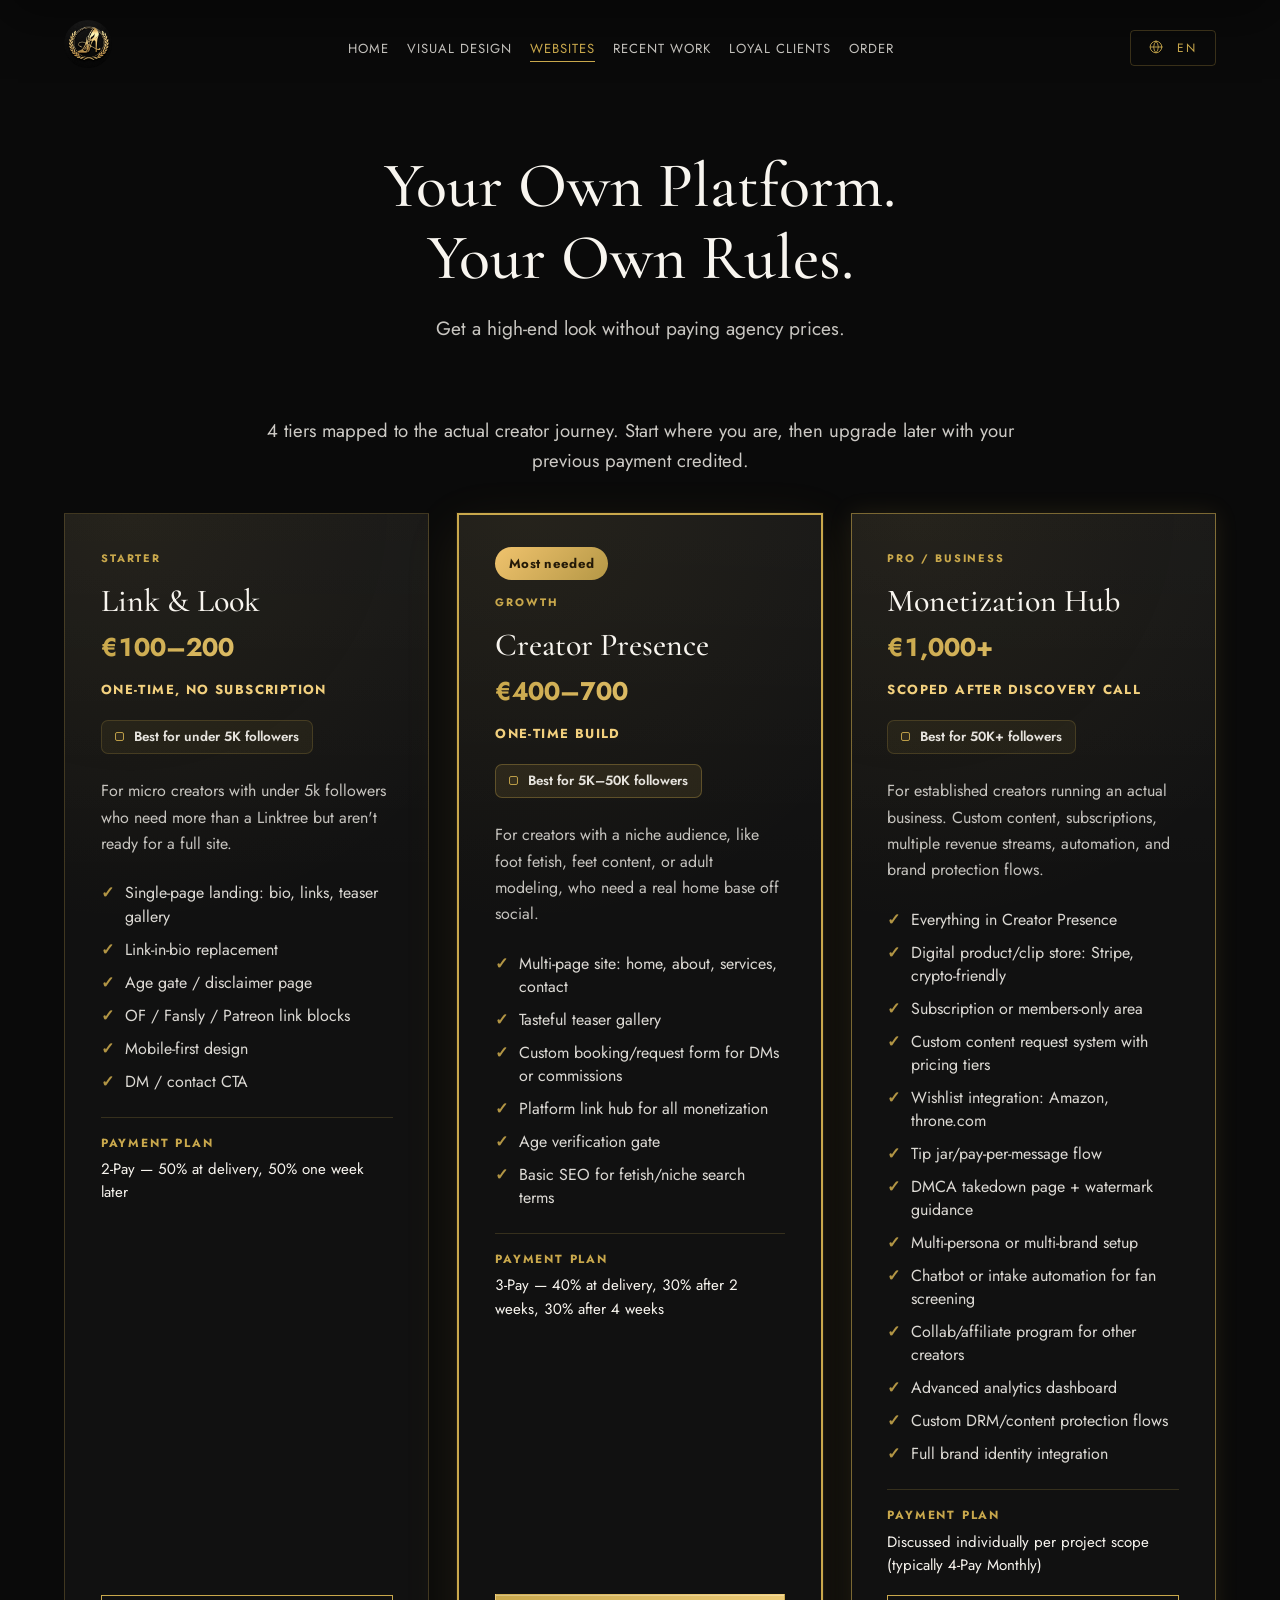
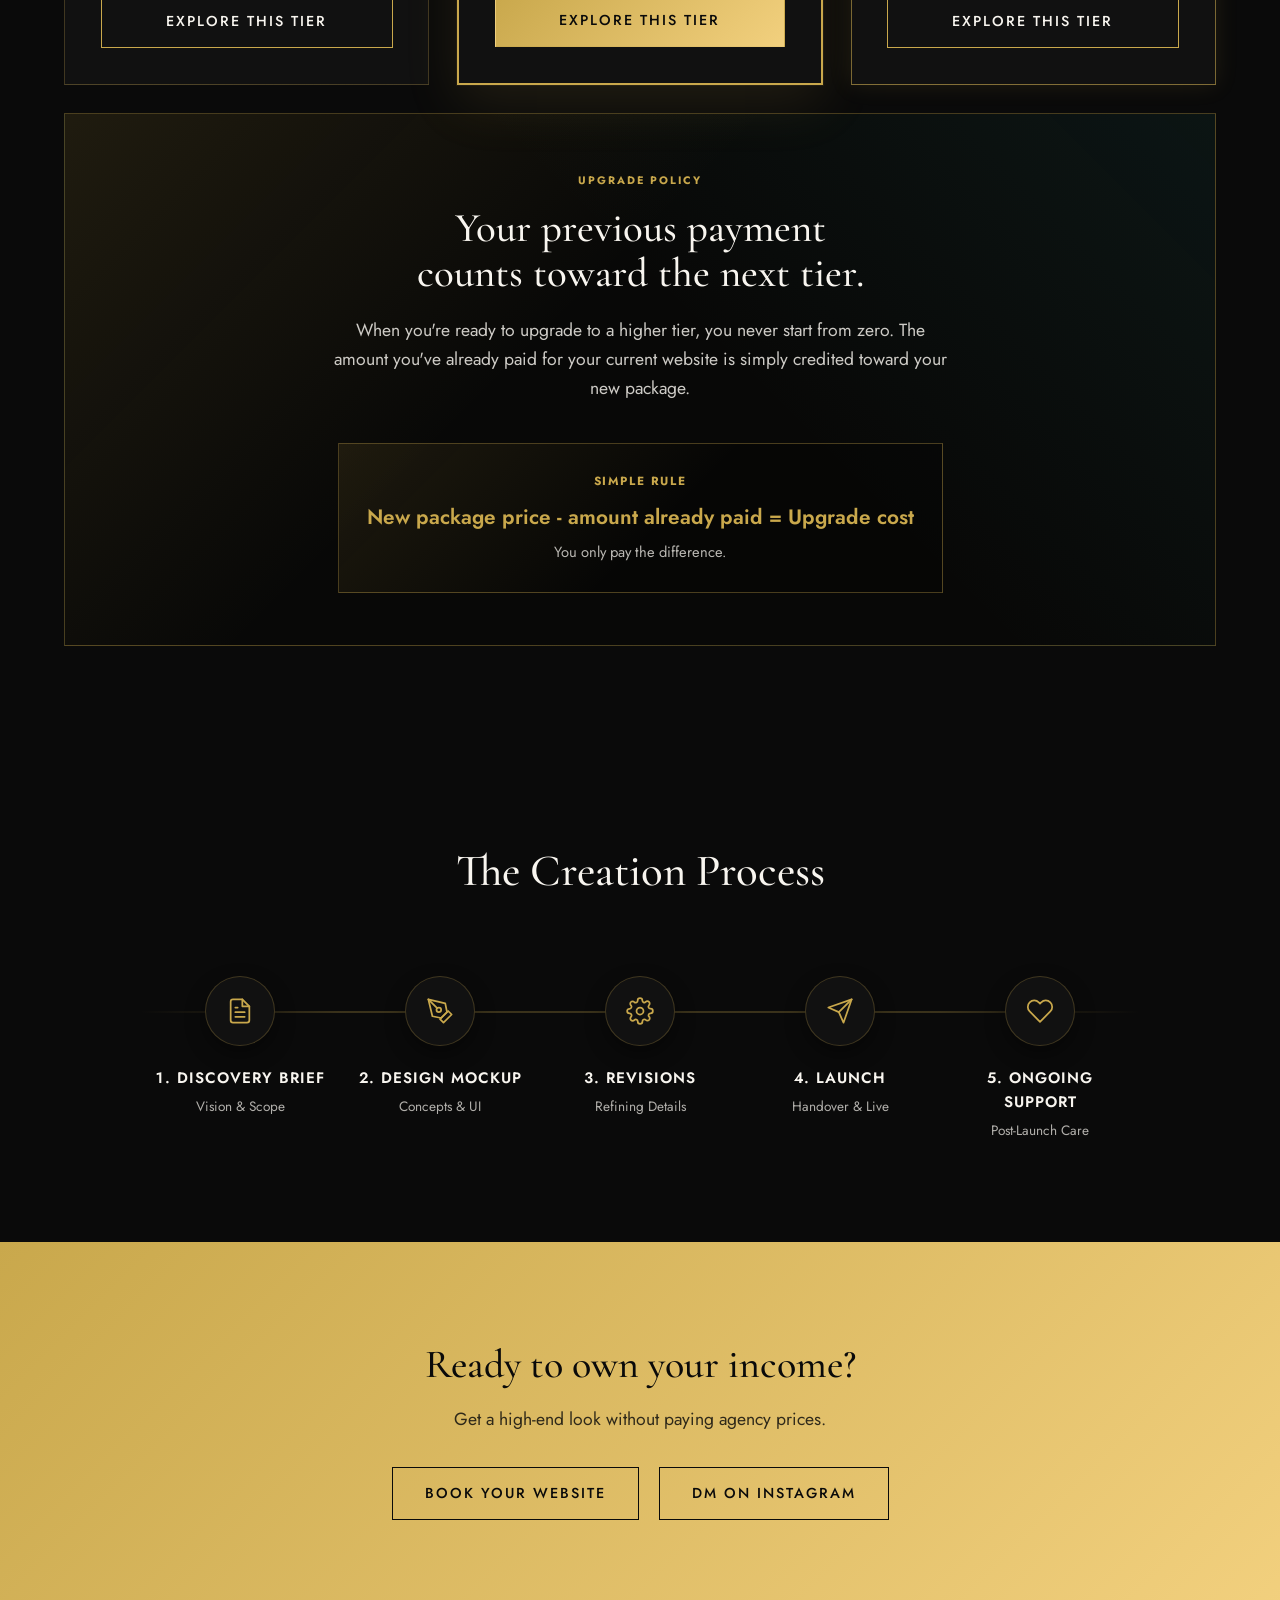
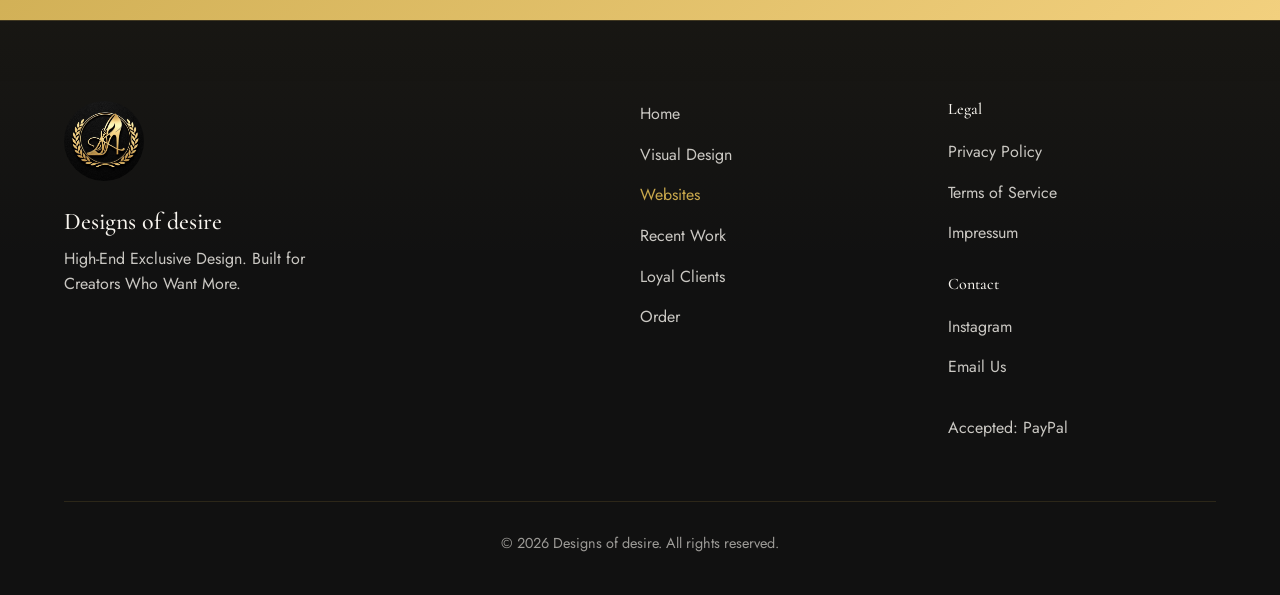
<file: websites.html>
<!DOCTYPE html>
<html lang="en" data-theme="noir">
<head>
  <meta charset="UTF-8">
  <meta name="viewport" content="width=device-width, initial-scale=1.0">
  <title>Custom Website Design Casablanca | Designs of desire</title>
  <meta name="description" content="Creator websites, monetization hubs, and bespoke digital systems for creators and premium brands in Casablanca. Packages from EUR 100.">
  <link rel="canonical" href="https://designsofdesire.netlify.app/websites.html">
  <meta property="og:title" content="Custom Website Design | Designs of desire · Casablanca">
  <meta property="og:description" content="High-end creator websites, monetization hubs, and digital systems without agency pricing. Based in Casablanca.">
  <meta property="og:type" content="website">
  <meta property="og:url" content="https://designsofdesire.netlify.app/websites.html">
  <meta property="og:image" content="https://designsofdesire.netlify.app/Images/Logo/designs-of-desire-luxury-logo-1.jpeg">
  <meta name="twitter:card" content="summary_large_image">
  <meta name="twitter:title" content="Custom Website Design | Designs of desire · Casablanca">
  <meta name="twitter:description" content="High-end creator websites, monetization hubs, and digital systems without agency pricing. Based in Casablanca.">
  <meta name="twitter:image" content="https://designsofdesire.netlify.app/Images/Logo/designs-of-desire-luxury-logo-1.jpeg">
  <link rel="stylesheet" href="assets/css/styles.css?v=faq-carousel-3">
  <script type="application/ld+json">
{
  "@context": "https://schema.org",
  "@graph": [
    {
      "@type": "WebPage",
      "@id": "https://designsofdesire.netlify.app/websites.html#webpage",
      "url": "https://designsofdesire.netlify.app/websites.html",
      "name": "Website Creation",
      "description": "Custom websites and digital systems for creators, models, and brands who need a premium platform, booking path, commerce flow, or private digital experience.",
      "isPartOf": {
        "@id": "https://designsofdesire.netlify.app/#website"
      },
      "about": {
        "@id": "https://designsofdesire.netlify.app/websites.html#service"
      },
      "datePublished": "2026-05-31",
      "dateModified": "2026-06-11"
    },
    {
      "@type": "Service",
      "@id": "https://designsofdesire.netlify.app/websites.html#service",
      "name": "Website Creation",
      "serviceType": "Creator websites, monetization hubs, and bespoke digital systems",
      "description": "High-end creator websites, monetization hubs, and bespoke digital systems for creators, models, independent brands, and premium businesses.",
      "provider": {
        "@id": "https://designsofdesire.netlify.app/#organization"
      },
      "areaServed": [
        "Casablanca",
        "Morocco",
        "Worldwide"
      ],
      "url": "https://designsofdesire.netlify.app/websites.html",
      "offers": {
        "@type": "OfferCatalog",
        "name": "Website creation packages",
        "itemListElement": [
          {
            "@type": "Offer",
            "@id": "https://designsofdesire.netlify.app/websites.html#offer-starter",
            "name": "Starter: Link & Look",
            "priceCurrency": "EUR",
            "priceSpecification": {
              "@type": "PriceSpecification",
              "priceCurrency": "EUR",
              "minPrice": 100,
              "maxPrice": 250
            },
            "availability": "https://schema.org/InStock",
            "url": "https://designsofdesire.netlify.app/websites.html"
          },
          {
            "@type": "Offer",
            "@id": "https://designsofdesire.netlify.app/websites.html#offer-growth",
            "name": "Growth: Creator Presence",
            "priceCurrency": "EUR",
            "priceSpecification": {
              "@type": "PriceSpecification",
              "priceCurrency": "EUR",
              "minPrice": 400,
              "maxPrice": 700
            },
            "availability": "https://schema.org/InStock",
            "url": "https://designsofdesire.netlify.app/websites.html"
          },
          {
            "@type": "Offer",
            "@id": "https://designsofdesire.netlify.app/websites.html#offer-pro",
            "name": "Pro: Monetization Hub",
            "priceCurrency": "EUR",
            "priceSpecification": {
              "@type": "PriceSpecification",
              "priceCurrency": "EUR",
              "minPrice": 1000,
              "maxPrice": 1600
            },
            "availability": "https://schema.org/InStock",
            "url": "https://designsofdesire.netlify.app/websites.html"
          },
          {
            "@type": "Offer",
            "@id": "https://designsofdesire.netlify.app/websites.html#offer-business",
            "name": "Business: Creator Business",
            "priceCurrency": "EUR",
            "priceSpecification": {
              "@type": "PriceSpecification",
              "priceCurrency": "EUR",
              "minPrice": 2000
            },
            "availability": "https://schema.org/InStock",
            "url": "https://designsofdesire.netlify.app/websites.html"
          }
        ]
      },
      "potentialAction": {
        "@type": "CommunicateAction",
        "name": "Request a website quote",
        "target": "mailto:designs.of.desirex@gmail.com"
      }
    },
    {
      "@type": "BreadcrumbList",
      "@id": "https://designsofdesire.netlify.app/websites.html#breadcrumb",
      "itemListElement": [
        {
          "@type": "ListItem",
          "position": 1,
          "name": "Home",
          "item": "https://designsofdesire.netlify.app/"
        },
        {
          "@type": "ListItem",
          "position": 2,
          "name": "Website Creation",
          "item": "https://designsofdesire.netlify.app/websites.html"
        }
      ]
    },
    {
      "@type": "FAQPage",
      "@id": "https://designsofdesire.netlify.app/websites.html#faq",
      "mainEntity": [
        {
          "@type": "Question",
          "name": "What website packages are available?",
          "acceptedAnswer": {
            "@type": "Answer",
            "text": "Designs of desire offers four creator website tiers: Starter: Link & Look for EUR 100 to EUR 200, Growth: Creator Presence for EUR 400 to EUR 700, Pro: Monetization Hub for EUR 1,000 to EUR 1,600, and Business: Creator Business starting at EUR 2,000 after a discovery call."
          }
        },
        {
          "@type": "Question",
          "name": "How do package upgrades work?",
          "acceptedAnswer": {
            "@type": "Answer",
            "text": "When a client upgrades to a higher package, the amount already paid is credited toward the new package. Upgrade price equals the new package price minus the amount already paid."
          }
        },
        {
          "@type": "Question",
          "name": "How do I request a website quote?",
          "acceptedAnswer": {
            "@type": "Answer",
            "text": "Use the quote request form on the website creation page, email designs.of.desirex@gmail.com, or message Designs of desire on Instagram."
          }
        }
      ]
    }
  ]
}
</script>
  <style>
    .page-header {
      padding: 150px 0 80px;
      text-align: center;
      position: relative;
    }
    .page-header h1 {
      font-size: clamp(2.5rem, 5vw, 4rem);
      margin-bottom: 20px;
    }
    .page-header p {
      font-size: 1.2rem;
      opacity: 0.8;
      max-width: 600px;
      margin: 0 auto;
    }

    /* Website Cards */
    .web-cards-grid {
      display: grid;
      grid-template-columns: repeat(3, minmax(0, 1fr));
      gap: clamp(18px, 2.2vw, 28px);
      padding-bottom: 100px;
      align-items: stretch;
    }
    .web-journey-line {
      grid-column: 1 / -1;
      max-width: 760px;
      margin: -8px auto 10px;
      color: var(--text-color);
      opacity: 0.82;
      text-align: center;
      font-size: clamp(1rem, 1.7vw, 1.16rem);
      line-height: 1.6;
    }
    .web-card {
      background:
        linear-gradient(180deg, rgba(255, 255, 255, 0.026), transparent 32%),
        radial-gradient(circle at 18% 0%, rgba(201, 168, 76, 0.08), transparent 34%),
        var(--card-bg);
      border: 1px solid var(--border-color);
      padding: clamp(28px, 2.8vw, 38px);
      transition:
        transform 180ms var(--ease-out),
        border-color 180ms var(--ease-out),
        box-shadow 220ms var(--ease-out),
        background-color 180ms var(--ease-out);
      position: relative;
      overflow: hidden;
      display: flex;
      flex-direction: column;
    }
    @media (hover: hover) and (pointer: fine) {
      .web-card:hover {
        transform: translateY(-4px);
        box-shadow: 0 18px 42px rgba(0, 0, 0, 0.34), 0 0 22px rgba(201, 168, 76, 0.16);
        border-color: rgba(201, 168, 76, 0.46);
      }
    }
    .web-card:active {
      transform: scale(0.992);
    }
    .web-card.premium {
      border: 2px solid var(--accent-color-1);
      box-shadow: 0 0 0 1px rgba(201, 168, 76, 0.08), 0 18px 52px rgba(201, 168, 76, 0.12);
    }
    .web-card.elite {
      border: 1px solid rgba(201, 168, 76, 0.58);
      box-shadow: 0 0 22px rgba(201, 168, 76, 0.12);
    }
    .web-card.business-tier {
      grid-column: 1 / -1;
      background:
        linear-gradient(135deg, rgba(201, 168, 76, 0.1), transparent 34%),
        linear-gradient(225deg, rgba(58, 178, 172, 0.1), transparent 38%),
        var(--card-bg);
    }
    .business-tier {
      min-height: 0;
    }
    .business-tier .business-card-layout {
      display: grid;
      grid-template-columns: minmax(280px, 0.8fr) minmax(0, 1.2fr);
      gap: clamp(34px, 6vw, 76px);
      align-items: start;
    }
    .business-tier .business-card-main {
      display: flex;
      flex-direction: column;
      min-height: 100%;
    }
    .business-tier .web-fit {
      max-width: 520px;
      margin-top: 26px;
      font-size: clamp(1rem, 1.5vw, 1.15rem);
      line-height: 1.7;
    }
    .business-tier .payment-plan {
      margin-top: auto;
      margin-bottom: 0;
    }
    .business-tier .business-card-details {
      display: flex;
      flex-direction: column;
      min-height: 100%;
    }
    .business-tier .business-feature-grid {
      display: grid;
      grid-template-columns: repeat(2, minmax(0, 1fr));
      gap: 16px 28px;
      margin-top: 0;
    }
    .business-tier .business-feature-grid li {
      min-height: 48px;
      display: flex;
      align-items: flex-start;
      line-height: 1.45;
    }
    .business-tier .btn {
      margin-top: 28px;
      width: auto !important;
      align-self: stretch;
    }
    .fit-label {
      display: inline-block;
      color: var(--accent-color-1);
      font-size: 0.68rem;
      font-weight: 700;
      letter-spacing: 1.9px;
      margin-bottom: 16px;
      text-transform: uppercase;
    }
    .web-card h2 {
      font-size: clamp(1.8rem, 2.7vw, 2.45rem);
      margin-bottom: 12px;
    }
    .web-card h3 {
      font-size: clamp(2rem, 2.4vw, 2.45rem) !important;
      line-height: 1.06;
      margin-bottom: 10px;
      text-wrap: balance;
    }
    .web-price {
      font-size: clamp(1.5rem, 2vw, 1.9rem);
      font-weight: bold;
      margin-bottom: 10px;
      font-variant-numeric: tabular-nums;
    }
    .web-price-note {
      color: var(--accent-color-2);
      font-size: 0.82rem;
      font-weight: 700;
      letter-spacing: 1.4px;
      text-transform: uppercase;
      margin-bottom: 14px;
    }
    .follower-fit {
      display: inline-flex;
      align-items: center;
      gap: 10px;
      width: fit-content;
      max-width: 100%;
      margin: 6px 0 18px;
      padding: 8px 13px;
      border: 1px solid rgba(201, 168, 76, 0.22);
      border-radius: 7px;
      background: rgba(201, 168, 76, 0.075);
      color: var(--text-color);
      font-size: 0.84rem;
      font-weight: 600;
      line-height: 1.25;
      opacity: 0.92;
    }
    .follower-fit::before {
      content: '';
      width: 7px;
      height: 7px;
      border: 1px solid var(--accent-color-1);
      border-radius: 2px;
      background: rgba(201, 168, 76, 0.08);
      flex: 0 0 auto;
    }
    .web-card.premium .follower-fit {
      border-color: rgba(201, 168, 76, 0.36);
      background: rgba(201, 168, 76, 0.12);
    }
    .recommended-pill {
      display: inline-flex;
      align-items: center;
      width: fit-content;
      margin: -4px 0 14px;
      padding: 6px 14px;
      border-radius: 999px;
      background: linear-gradient(135deg, rgba(244, 198, 111, 0.98), rgba(201, 168, 76, 0.88));
      color: #241a08;
      font-size: 0.82rem;
      font-weight: 700;
      letter-spacing: 0.02em;
    }
    .web-fit {
      margin-top: 6px;
      opacity: 0.78;
      line-height: 1.65;
    }
    .payment-plan {
      margin: 24px 0 18px;
      padding-top: 16px;
      border-top: 1px solid rgba(201, 168, 76, 0.2);
      color: var(--text-color);
      font-size: 0.94rem;
      line-height: 1.55;
    }
    .payment-plan strong {
      color: var(--accent-color-1);
      display: block;
      font-size: 0.74rem;
      letter-spacing: 1.8px;
      margin-bottom: 6px;
      text-transform: uppercase;
    }
    .web-card ul {
      margin-top: 24px;
      display: flex;
      flex-direction: column;
      gap: 10px;
    }
    .web-card li {
      position: relative;
      padding-left: 24px;
      opacity: 0.88;
      line-height: 1.44;
    }
    .web-card li::before {
      content: '✓';
      position: absolute;
      left: 0;
      color: var(--accent-color-1);
      font-weight: bold;
    }
    .web-card .btn {
      margin-top: auto;
      min-height: 52px;
      display: inline-flex;
      align-items: center;
      justify-content: center;
    }

    .upgrade-policy {
      grid-column: 1 / -1;
      border: 1px solid rgba(201, 168, 76, 0.32);
      background:
        linear-gradient(135deg, rgba(201, 168, 76, 0.12), transparent 42%),
        linear-gradient(225deg, rgba(58, 178, 172, 0.08), transparent 44%),
        rgba(8, 8, 7, 0.82);
      padding: clamp(28px, 5vw, 52px);
    }
    .upgrade-policy-header {
      display: grid;
      grid-template-columns: minmax(0, 0.95fr) minmax(280px, 0.75fr);
      gap: clamp(26px, 5vw, 64px);
      align-items: start;
      margin-bottom: clamp(24px, 3vw, 34px);
    }
    .upgrade-policy h3 {
      max-width: 560px;
      font-size: clamp(2rem, 3.2vw, 3.1rem);
      line-height: 1.1;
      margin-bottom: 16px;
    }
    .upgrade-policy p {
      opacity: 0.82;
      line-height: 1.65;
    }
    .upgrade-policy-header > div > p {
      max-width: 620px;
    }
    .upgrade-rule {
      border: 1px solid rgba(201, 168, 76, 0.34);
      border-left: 4px solid var(--accent-color-1);
      background:
        linear-gradient(135deg, rgba(201, 168, 76, 0.12), transparent 54%),
        rgba(0, 0, 0, 0.28);
      padding: clamp(20px, 3vw, 28px);
      align-self: start;
    }
    .upgrade-rule span {
      display: block;
      color: var(--accent-color-1);
      font-size: 0.74rem;
      font-weight: 700;
      letter-spacing: 1.6px;
      margin-bottom: 12px;
      text-transform: uppercase;
    }
    .upgrade-rule strong {
      display: block;
      color: var(--accent-color-1);
      font-size: clamp(1.15rem, 2vw, 1.55rem);
      font-weight: 600;
      line-height: 1.35;
      margin-bottom: 12px;
    }
    .upgrade-rule small {
      display: block;
      color: var(--text-color);
      font-size: 0.92rem;
      line-height: 1.55;
      opacity: 0.74;
    }
    .upgrade-table {
      display: grid;
      grid-template-columns: repeat(2, minmax(0, 1fr));
      gap: 16px;
      background: transparent;
      border: 0;
    }
    .upgrade-row {
      display: grid;
      gap: 12px;
      background:
        linear-gradient(180deg, rgba(255, 255, 255, 0.035), transparent),
        rgba(0, 0, 0, 0.3);
      border: 1px solid rgba(201, 168, 76, 0.2);
      border-top: 2px solid rgba(201, 168, 76, 0.5);
      padding: 20px;
      min-height: 138px;
    }
    .upgrade-row > span {
      background: transparent;
      padding: 0;
      line-height: 1.5;
    }
    .upgrade-row:first-child {
      display: none;
    }
    .upgrade-example-label {
      width: fit-content;
      border: 1px solid rgba(201, 168, 76, 0.34);
      color: var(--accent-color-1);
      background: rgba(201, 168, 76, 0.08);
      padding: 5px 8px;
      font-size: 0.62rem;
      font-weight: 700;
      letter-spacing: 1.4px;
      text-transform: uppercase;
    }
    .upgrade-example-title {
      color: var(--accent-color-1);
      font-size: 0.74rem;
      font-weight: 700;
      letter-spacing: 1.6px;
      text-transform: uppercase;
    }
    .upgrade-example-math {
      font-size: clamp(0.98rem, 1.45vw, 1.08rem);
    }
    .upgrade-row strong {
      color: var(--accent-color-1);
      font-weight: 600;
    }

    .agency-value-section {
      padding-bottom: 80px;
    }
    .agency-value-panel {
      border: 1px solid var(--border-color);
      background:
        linear-gradient(135deg, rgba(201, 168, 76, 0.1), transparent 34%),
        var(--card-bg);
      padding: clamp(34px, 6vw, 64px);
    }
    .agency-kicker {
      color: var(--accent-color-1);
      font-size: 0.78rem;
      font-weight: 600;
      letter-spacing: 3px;
      margin-bottom: 18px;
      text-transform: uppercase;
    }
    .agency-value-panel h2 {
      font-size: clamp(2.2rem, 5vw, 4rem);
      max-width: 820px;
      margin-bottom: 18px;
    }
    .agency-value-panel > p {
      max-width: 760px;
      opacity: 0.78;
      margin-bottom: 38px;
      font-size: 1.08rem;
    }
    .agency-compare-grid {
      display: grid;
      grid-template-columns: 1fr 1fr;
      gap: 22px;
    }
    .agency-compare-card {
      border: 1px solid var(--border-color);
      padding: 26px;
      background: rgba(10, 10, 10, 0.36);
    }
    .agency-compare-card span {
      display: block;
      color: var(--accent-color-1);
      font-size: 0.75rem;
      font-weight: 600;
      letter-spacing: 2px;
      margin-bottom: 12px;
      text-transform: uppercase;
    }
    .agency-compare-card strong {
      display: block;
      font-family: var(--font-display);
      font-size: clamp(1.65rem, 3vw, 2.45rem);
      font-weight: 500;
      margin-bottom: 10px;
    }
    .agency-compare-card p {
      opacity: 0.74;
    }
    .agency-note {
      margin-top: 22px;
      opacity: 0.58;
      font-size: 0.9rem;
    }
    .agency-disclaimer {
      display: inline-block;
      border: 1px solid var(--accent-color-1);
      color: var(--accent-color-1);
      background: rgba(201, 168, 76, 0.08);
      padding: 9px 16px;
      margin-bottom: 22px;
      font-size: 0.72rem;
      font-weight: 600;
      letter-spacing: 2px;
      text-transform: uppercase;
    }
    .agency-price-label {
      display: inline-block;
      border: 1px solid rgba(231, 76, 60, 0.48);
      color: #f05a47;
      padding: 6px 10px;
      margin-bottom: 14px;
      font-size: 0.68rem;
      font-weight: 700;
      letter-spacing: 2px;
      text-transform: uppercase;
    }
    .dod-start {
      margin-top: 18px;
      padding-top: 18px;
      border-top: 1px solid rgba(201, 168, 76, 0.24);
    }
    .dod-start span {
      display: block;
      color: var(--accent-color-1);
      font-size: 0.7rem;
      font-weight: 700;
      letter-spacing: 2px;
      text-transform: uppercase;
      margin-bottom: 6px;
    }
    .dod-start strong {
      display: block;
      font-family: var(--font-display);
      font-size: clamp(1.35rem, 2.4vw, 2rem);
      color: var(--accent-color-1);
      font-weight: 500;
      margin-bottom: 6px;
    }

    .agency-vs {
      font-size: 0.78rem;
      opacity: 0.52;
      margin-top: -10px;
      margin-bottom: 14px;
      letter-spacing: 0.03em;
    }

    @media (max-width: 1120px) {
      .web-cards-grid {
        grid-template-columns: 1fr;
      }
      .web-card.business-tier {
        grid-column: auto;
      }
      .business-tier .business-card-layout,
      .business-tier .business-feature-grid {
        grid-template-columns: 1fr;
      }
      .business-tier .payment-plan {
        margin-top: 26px;
      }
      .upgrade-policy-header,
      .upgrade-table {
        grid-template-columns: 1fr;
      }
    }
    @media (max-width: 760px) {
      .upgrade-table {
        grid-template-columns: 1fr;
      }
      .upgrade-row {
        min-height: auto;
      }
    }

    /* ROI Calculator */
    .calculator-section {
      padding: 110px 0;
      background:
        linear-gradient(180deg, rgba(201, 168, 76, 0.05), transparent 18%, rgba(201, 168, 76, 0.035)),
        var(--card-bg);
      border-top: 1px solid var(--border-color);
      border-bottom: 1px solid var(--border-color);
    }

    /* Timeline Enhanced */
    .timeline {
      display: flex;
      justify-content: space-between;
      max-width: 1000px;
      margin: 80px auto 0;
      position: relative;
    }
    .timeline::before {
      content: '';
      position: absolute;
      top: 35px;
      left: 0;
      right: 0;
      height: 2px;
      background: linear-gradient(90deg, transparent, var(--border-color) 20%, var(--border-color) 80%, transparent);
      z-index: 1;
    }
    .timeline-step {
      position: relative;
      z-index: 2;
      text-align: center;
      flex: 1;
      padding: 0 10px;
      transition: transform 220ms var(--ease-out);
    }
    .step-icon {
      width: 70px;
      height: 70px;
      background: var(--card-bg);
      border: 1px solid var(--border-color);
      box-shadow: 0 8px 20px rgba(0,0,0,0.4);
      border-radius: 50%;
      display: flex;
      align-items: center;
      justify-content: center;
      margin: 0 auto 20px;
      color: var(--accent-color-1);
      transition: background-color 180ms var(--ease-out), border-color 180ms var(--ease-out), box-shadow 220ms var(--ease-out), transform 220ms var(--ease-out);
    }
    @media (hover: hover) and (pointer: fine) {
      .timeline-step:hover {
        transform: translateY(-8px);
      }
      .timeline-step:hover .step-icon {
        background: rgba(201, 168, 76, 0.08);
        box-shadow: 0 0 30px rgba(201, 168, 76, 0.25);
        border-color: var(--accent-color-2);
        transform: scale(1.03);
      }
    }
    .step-icon svg {
      width: 28px;
      height: 28px;
    }
    .step-title {
      font-weight: 600;
      font-size: 0.95rem;
      letter-spacing: 1px;
      text-transform: uppercase;
      margin-bottom: 6px;
    }
    .step-desc {
      font-size: 0.85rem;
      opacity: 0.7;
      font-family: var(--font-body);
    }

    @media (max-width: 768px) {
      .calc-grid {
        grid-template-columns: 1fr;
      }
      .calc-cost-strip,
      .calc-detail-row {
        align-items: flex-start;
        flex-direction: column;
      }
      .calc-cost-strip strong,
      .calc-detail-value {
        white-space: normal;
      }
      .agency-compare-grid {
        grid-template-columns: 1fr;
      }
      .timeline {
        flex-direction: column;
        gap: 40px;
      }
      .timeline::before {
        top: 0;
        bottom: 0;
        left: 35px;
        width: 2px;
        height: auto;
      }
      .timeline-step {
        display: flex;
        align-items: center;
        text-align: left;
        gap: 20px;
      }
      .step-icon { margin: 0; }
    }
  </style>
</head>
<body>

  <!-- Navigation -->
  <nav aria-label="Main navigation">
    <div class="container nav-container">
      <a href="index.html" aria-label="Go to Designs of desire homepage">
        <img src="Images/Logo/designs-of-desire-luxury-logo.jpeg" alt="Designs of desire luxury logo" class="nav-logo" width="1254" height="1254">
      </a>
      <ul class="nav-links">
        <li><a href="index.html" data-i18n="nav_home">Home</a></li>
        <li><a href="visual-design.html" data-i18n="nav_visual">Visual Design</a></li>
        <li><a href="websites.html" data-i18n="nav_websites">Websites</a></li>
        <li><a href="recent-work.html" data-i18n="nav_work">Recent Work</a></li>
        <li><a href="loyal-clients.html" data-i18n="nav_clients">Loyal Clients</a></li>
        <!-- <li><a href="premades.html" data-i18n="nav_premades">Premades</a></li> -->
        <li><a href="order.html" data-i18n="nav_order">Order</a></li>
      </ul>
      <div class="nav-controls">
        <button class="lang-switch" type="button" aria-label="Change language"><svg width="14" height="14" viewBox="0 0 24 24" fill="none" stroke="currentColor" stroke-width="1.5" stroke-linecap="round" stroke-linejoin="round"><circle cx="12" cy="12" r="10"></circle><line x1="2" y1="12" x2="22" y2="12"></line><path d="M12 2a15.3 15.3 0 0 1 4 10 15.3 15.3 0 0 1-4 10 15.3 15.3 0 0 1-4-10 15.3 15.3 0 0 1 4-10z"></path></svg> EN</button>
        <button class="hamburger" type="button" aria-label="Open navigation menu" aria-controls="mobile-menu" aria-expanded="false">
          <span></span><span></span><span></span>
        </button>
      </div>
    </div>
  </nav>

  <!-- Mobile Menu -->
  <div class="mobile-menu" id="mobile-menu">
    <a href="index.html" data-i18n="nav_home">Home</a>
    <a href="visual-design.html" data-i18n="nav_visual">Visual Design</a>
    <a href="websites.html" data-i18n="nav_websites">Websites</a>
    <a href="recent-work.html" data-i18n="nav_work">Recent Work</a>
    <a href="loyal-clients.html" data-i18n="nav_clients">Loyal Clients</a>
    <!-- <a href="premades.html" data-i18n="nav_premades">Premades</a> -->
    <a href="order.html" data-i18n="nav_order">Order</a>
    </div>

  <main>
  <header class="page-header container reveal">
    <h1>Your Own Platform.<br>Your Own Rules.</h1>
    <p>Get a high-end look without paying agency prices.</p>
  </header>

  <section class="agent-summary sr-only" aria-labelledby="website-summary-title">
    <div class="agent-summary-panel">
      <h2 id="website-summary-title">Website Creation Service Summary</h2>
      <p>Based in Casablanca, Designs of desire builds premium websites and digital systems for creators, models, independent brands, and luxury-leaning businesses that need a clear home, direct selling path, or custom automation flow.</p>
      <dl>
        <dt>Primary service</dt>
        <dd>Custom websites, creator commerce platforms, and bespoke digital systems.</dd>
        <dt>Ideal clients</dt>
        <dd>Creators, models, adult creators and niche platforms, personal brands, digital product sellers, and premium small businesses.</dd>
        <dt>Included deliverables</dt>
        <dd>Mobile-first design, brand-consistent styling, booking or contact paths, commerce or membership features when scoped, and a clearer offer structure.</dd>
        <dt>Pricing logic</dt>
        <dd>Starter: Link & Look: EUR 100-200. Growth: Creator Presence: EUR 400-700. Pro: Monetization Hub: EUR 1,000-1,600. Business: Creator Business: EUR 2,000+ after discovery. Upgrades credit previous payments toward the higher package; examples use common anchor prices of EUR 200, EUR 600, and EUR 1,300.</dd>
        <dt>Typical next step</dt>
        <dd>Send a website inquiry with the desired package, deadline, brand links, budget range, and project details.</dd>
      </dl>
      <p class="last-updated">Last updated: May 31, 2026</p>
    </div>
  </section>

  <!-- Web Cards -->
  <section class="container web-cards-grid reveal" aria-labelledby="website-packages-title">
    <h2 id="website-packages-title" class="sr-only">Website Creation Packages</h2>
    <p class="web-journey-line">4 tiers mapped to the actual creator journey. Start where you are, then upgrade later with your previous payment credited.</p>
    <div class="web-card">
      <div class="fit-label">Starter</div>
      <h3 style="font-size: 2.2rem;">Link & Look</h3>
      <div class="gold-gradient-text web-price">€100–200</div>
      <p class="web-price-note">One-time, no subscription</p>
      <p class="follower-fit">Best for under 5K followers</p>
      <p class="web-fit">For micro creators with under 5k followers who need more than a Linktree but aren't ready for a full site.</p>
      <ul>
        <li>Single-page landing: bio, links, teaser gallery</li>
        <li>Link-in-bio replacement</li>
        <li>Age gate / disclaimer page</li>
        <li>OF / Fansly / Patreon link blocks</li>
        <li>Mobile-first design</li>
        <li>DM / contact CTA</li>
      </ul>
      <p class="payment-plan"><strong>Payment plan</strong>2-Pay — 50% at delivery, 50% one week later</p>
      <a href="order.html" class="btn btn-outline" style="width: 100%;" data-quote-service="Starter: Link & Look">Explore this tier</a>
    </div>

    <div class="web-card premium">
      <span class="recommended-pill">Most needed</span>
      <div class="fit-label">Growth</div>
      <h3 style="font-size: 2.2rem;">Creator Presence</h3>
      <div class="gold-gradient-text web-price">€400–700</div>
      <p class="web-price-note">One-time build</p>
      <p class="follower-fit">Best for 5K–50K followers</p>
      <p class="web-fit">For creators with a niche audience, like foot fetish, feet content, or adult modeling, who need a real home base off social.</p>
      <ul>
        <li>Multi-page site: home, about, services, contact</li>
        <li>Tasteful teaser gallery</li>
        <li>Custom booking/request form for DMs or commissions</li>
        <li>Platform link hub for all monetization</li>
        <li>Age verification gate</li>
        <li>Basic SEO for fetish/niche search terms</li>
      </ul>
      <p class="payment-plan"><strong>Payment plan</strong>3-Pay — 40% at delivery, 30% after 2 weeks, 30% after 4 weeks</p>
      <a href="order.html" class="btn btn-primary" style="width: 100%;" data-quote-service="Growth: Creator Presence">Explore this tier</a>
    </div>
    <div class="web-card elite">
      <div class="fit-label">Pro / Business</div>
      <h3 style="font-size: 2.2rem;">Monetization Hub</h3>
      <div class="gold-gradient-text web-price">€1,000+</div>
      <p class="web-price-note">Scoped after discovery call</p>
      <p class="follower-fit">Best for 50K+ followers</p>
      <p class="web-fit">For established creators running an actual business. Custom content, subscriptions, multiple revenue streams, automation, and brand protection flows.</p>
      <ul>
        <li>Everything in Creator Presence</li>
        <li>Digital product/clip store: Stripe, crypto-friendly</li>
        <li>Subscription or members-only area</li>
        <li>Custom content request system with pricing tiers</li>
        <li>Wishlist integration: Amazon, throne.com</li>
        <li>Tip jar/pay-per-message flow</li>
        <li>DMCA takedown page + watermark guidance</li>
        <li>Multi-persona or multi-brand setup</li>
        <li>Chatbot or intake automation for fan screening</li>
        <li>Collab/affiliate program for other creators</li>
        <li>Advanced analytics dashboard</li>
        <li>Custom DRM/content protection flows</li>
        <li>Full brand identity integration</li>
      </ul>
      <p class="payment-plan"><strong>Payment plan</strong>Discussed individually per project scope (typically 4-Pay Monthly)</p>
      <a href="order.html" class="btn btn-outline" style="width: 100%;" data-quote-service="Pro: Monetization Hub">Explore this tier</a>
    </div>
    <aside class="upgrade-policy" aria-labelledby="upgrade-policy-title" style="text-align: center;">
      <div style="max-width: 800px; margin: 0 auto;">
        <div class="fit-label" style="margin: 0 auto 16px;">Upgrade Policy</div>
        <h3 id="upgrade-policy-title" style="margin-bottom: 20px; max-width: 100%;">Your previous payment counts toward the next tier.</h3>
        <p style="margin: 0 auto 40px; font-size: 1.1rem; max-width: 620px;">When you're ready to upgrade to a higher tier, you never start from zero. The amount you've already paid for your current website is simply credited toward your new package.</p>
        
        <div class="upgrade-rule" aria-label="Upgrade formula" style="margin: 0 auto; display: inline-block; text-align: center; border-left: 1px solid rgba(201, 168, 76, 0.34);">
          <span style="margin-bottom: 12px; display: block;">Simple rule</span>
          <strong style="margin-bottom: 10px; font-size: 1.3rem;">New package price - amount already paid = Upgrade cost</strong>
          <small>You only pay the difference.</small>
        </div>
      </div>
    </aside>
  </section>

  <!-- Timeline -->
  <section class="uniform-stripe timeline-section reveal">
    <div class="container">
      <h2>The Creation Process</h2>
      <div class="timeline">
        <div class="timeline-step">
          <div class="step-icon">
            <svg viewBox="0 0 24 24" fill="none" stroke="currentColor" stroke-width="1.5" stroke-linecap="round" stroke-linejoin="round"><path d="M14 2H6a2 2 0 0 0-2 2v16a2 2 0 0 0 2 2h12a2 2 0 0 0 2-2V8z"></path><polyline points="14 2 14 8 20 8"></polyline><line x1="16" y1="13" x2="8" y2="13"></line><line x1="16" y1="17" x2="8" y2="17"></line><polyline points="10 9 9 9 8 9"></polyline></svg>
          </div>
          <div class="step-title">1. Discovery Brief</div>
          <div class="step-desc">Vision & Scope</div>
        </div>
        <div class="timeline-step">
          <div class="step-icon">
            <svg viewBox="0 0 24 24" fill="none" stroke="currentColor" stroke-width="1.5" stroke-linecap="round" stroke-linejoin="round"><path d="M12 19l7-7 3 3-7 7-3-3z"></path><path d="M18 13l-1.5-7.5L2 2l3.5 14.5L13 18l5-5z"></path><path d="M2 2l7.586 7.586"></path><circle cx="11" cy="11" r="2"></circle></svg>
          </div>
          <div class="step-title">2. Design Mockup</div>
          <div class="step-desc">Concepts & UI</div>
        </div>
        <div class="timeline-step">
          <div class="step-icon">
            <svg viewBox="0 0 24 24" fill="none" stroke="currentColor" stroke-width="1.5" stroke-linecap="round" stroke-linejoin="round"><circle cx="12" cy="12" r="3"></circle><path d="M19.4 15a1.65 1.65 0 0 0 .33 1.82l.06.06a2 2 0 0 1 0 2.83 2 2 0 0 1-2.83 0l-.06-.06a1.65 1.65 0 0 0-1.82-.33 1.65 1.65 0 0 0-1 1.51V21a2 2 0 0 1-2 2 2 2 0 0 1-2-2v-.09A1.65 1.65 0 0 0 9 19.4a1.65 1.65 0 0 0-1.82.33l-.06.06a2 2 0 0 1-2.83 0 2 2 0 0 1 0-2.83l.06-.06a1.65 1.65 0 0 0 .33-1.82 1.65 1.65 0 0 0-1.51-1H3a2 2 0 0 1-2-2 2 2 0 0 1 2-2h.09A1.65 1.65 0 0 0 4.6 9a1.65 1.65 0 0 0-.33-1.82l-.06-.06a2 2 0 0 1 0-2.83 2 2 0 0 1 2.83 0l.06.06a1.65 1.65 0 0 0 1.82.33H9a1.65 1.65 0 0 0 1-1.51V3a2 2 0 0 1 2-2 2 2 0 0 1 2 2v.09a1.65 1.65 0 0 0 1 1.51 1.65 1.65 0 0 0 1.82-.33l.06-.06a2 2 0 0 1 2.83 0 2 2 0 0 1 0 2.83l-.06.06a1.65 1.65 0 0 0-.33 1.82V9a1.65 1.65 0 0 0 1.51 1H21a2 2 0 0 1 2 2 2 2 0 0 1-2 2h-.09a1.65 1.65 0 0 0-1.51 1z"></path></svg>
          </div>
          <div class="step-title">3. Revisions</div>
          <div class="step-desc">Refining Details</div>
        </div>
        <div class="timeline-step">
          <div class="step-icon">
            <svg viewBox="0 0 24 24" fill="none" stroke="currentColor" stroke-width="1.5" stroke-linecap="round" stroke-linejoin="round"><line x1="22" y1="2" x2="11" y2="13"></line><polygon points="22 2 15 22 11 13 2 9 22 2"></polygon></svg>
          </div>
          <div class="step-title">4. Launch</div>
          <div class="step-desc">Handover & Live</div>
        </div>
        <div class="timeline-step">
          <div class="step-icon">
            <svg viewBox="0 0 24 24" fill="none" stroke="currentColor" stroke-width="1.5" stroke-linecap="round" stroke-linejoin="round"><path d="M20.84 4.61a5.5 5.5 0 0 0-7.78 0L12 5.67l-1.06-1.06a5.5 5.5 0 0 0-7.78 7.78l1.06 1.06L12 21.23l7.78-7.78 1.06-1.06a5.5 5.5 0 0 0 0-7.78z"></path></svg>
          </div>
          <div class="step-title">5. Ongoing Support</div>
          <div class="step-desc">Post-Launch Care</div>
        </div>
      </div>
    </div>
  </section>

  <!-- CTA -->
  <section class="uniform-stripe gold-gradient-bg reveal">
    <div class="container">
      <h2 style="font-size: 2.5rem; margin-bottom: 40px; color: var(--button-text);">Ready to own your income?</h2>
      <p style="max-width: 620px; margin: -22px auto 34px; color: var(--button-text); opacity: 0.82;">Get a high-end look without paying agency prices.</p>
      <div style="display: flex; gap: 20px; justify-content: center; flex-wrap: wrap;">
        <a href="order.html" class="btn btn-outline" style="border-color: var(--button-text); color: var(--button-text);">Book Your Website</a>
        <a href="https://www.instagram.com/designs_of_desire_official_x/" class="btn btn-outline" style="border-color: var(--button-text); color: var(--button-text);">DM on Instagram</a>
      </div>
    </div>
  </section>
  </main>

  <!-- Footer -->
  <footer>
    <div class="container">
      <div class="footer-content">
        <div>
          <img src="Images/Logo/designs-of-desire-luxury-logo.jpeg" alt="Designs of desire luxury logo" class="footer-logo" loading="lazy" decoding="async" width="1254" height="1254">
          <h3 style="font-size: 1.5rem; margin-bottom: 10px;">Designs of desire</h3>
          <p style="opacity: 0.8; max-width: 300px;">High-End Exclusive Design. Built for Creators Who Want More.</p>
        </div>
        <div class="footer-links">
            <a href="index.html" data-i18n="nav_home">Home</a>
            <a href="visual-design.html" data-i18n="nav_visual">Visual Design</a>
            <a href="websites.html" data-i18n="nav_websites">Websites</a>
            <a href="recent-work.html" data-i18n="nav_work">Recent Work</a>
            <a href="loyal-clients.html" data-i18n="nav_clients">Loyal Clients</a>
            <!-- <a href="premades.html" data-i18n="nav_premades">Premades</a> -->
            <a href="order.html" data-i18n="nav_order">Order</a>
    </div>
          <address class="footer-links">
            <h4 data-i18n="legal_title" style="margin-bottom: 5px;">Legal</h4>
            <a href="privacy.html" data-i18n="nav_privacy">Privacy Policy</a>
            <a href="terms.html" data-i18n="nav_terms">Terms of Service</a>
            <a href="impressum.html" data-i18n="nav_impressum">Impressum</a>
            
            <h4 style="margin-bottom: 5px; margin-top: 15px;">Contact</h4>
            <a href="https://www.instagram.com/designs_of_desire_official_x/" target="_blank">Instagram</a>
            <a href="mailto:designs.of.desirex@gmail.com">Email Us</a>
            <span style="opacity: 0.8; margin-top: 20px;">Accepted: PayPal</span>
          </address>
      </div>
      <div class="footer-bottom">
        &copy; 2026 Designs of desire. All rights reserved.
      </div>
    </div>
  </footer>

  <script src="assets/js/translations.js"></script>
  <script src="assets/js/main.js?v=faq-carousel-4"></script>
</body>
</html>
</file>
<file: assets/css/styles.css>
@import url('https://fonts.googleapis.com/css2?family=Cormorant+Garamond:ital,wght@0,300;0,400;0,500;0,600;0,700;1,400&family=Jost:wght@300;400;500;600&display=swap');

:root {
  /* Default: Noir Luxe */
  --bg-color: #0A0A0A;
  --text-color: #F8F5EF;
  --card-bg: #111111;
  --accent-color-1: #C9A84C;
  --accent-color-2: #F2D07E;
  --border-color: rgba(201, 168, 76, 0.25);
  --border-glow: rgba(201, 168, 76, 0.4);
  --button-text: #0A0A0A;
  --glass-bg: rgba(17, 17, 17, 0.7);
  --nav-bg: rgba(10, 10, 10, 0.85);
  
  --font-display: 'Cormorant Garamond', serif;
  --font-body: 'Jost', sans-serif;
  
  --ease-out: cubic-bezier(0.23, 1, 0.32, 1);
  --ease-in-out: cubic-bezier(0.77, 0, 0.175, 1);
  --ease-drawer: cubic-bezier(0.32, 0.72, 0, 1);
  --transition-fast: 160ms var(--ease-out);
  --transition: color 180ms var(--ease-out), background-color 180ms var(--ease-out), border-color 180ms var(--ease-out), box-shadow 220ms var(--ease-out), opacity 180ms var(--ease-out);
  --focus-ring: 0 0 0 3px rgba(201, 168, 76, 0.16);
  --surface-edge: inset 0 1px 0 rgba(255, 255, 255, 0.05);
  --surface-shadow: 0 18px 44px rgba(0, 0, 0, 0.32);
}

[data-theme="marble"] {
  /* Gilded Marble */
  --bg-color: #FFFDF8;
  background-image: 
    radial-gradient(circle at 12% 18%, rgba(212, 175, 55, 0.2) 0%, transparent 28%),
    linear-gradient(135deg, #FFFFFF 0%, #FFF7DF 42%, #FFFFFF 72%, #F6E6B8 100%);
  --text-color: #15120B;
  --card-bg: rgba(255, 255, 255, 0.9);
  --accent-color-1: #B98718;
  --accent-color-2: #E8C76B;
  --border-color: rgba(185, 135, 24, 0.32);
  --border-glow: rgba(185, 135, 24, 0.32);
  --button-text: #141006;
  --glass-bg: rgba(255, 253, 247, 0.78);
  --nav-bg: rgba(255, 253, 247, 0.88);
  --focus-ring: 0 0 0 3px rgba(185, 135, 24, 0.18);
  --surface-edge: inset 0 1px 0 rgba(255, 255, 255, 0.82);
  --surface-shadow: 0 18px 44px rgba(92, 67, 10, 0.12);
}

* {
  margin: 0;
  padding: 0;
  box-sizing: border-box;
}

body {
  font-family: var(--font-body);
  background-color: var(--bg-color);
  color: var(--text-color);
  overflow-x: hidden;
  transition: background-color 220ms var(--ease-out), color 220ms var(--ease-out);
  line-height: 1.6;
  text-rendering: optimizeLegibility;
  -webkit-font-smoothing: antialiased;
  font-variant-numeric: tabular-nums;
}

html {
  scroll-behavior: smooth;
}

[data-theme="marble"] body {
  background:
    radial-gradient(circle at top left, rgba(232, 199, 107, 0.24), transparent 34%),
    radial-gradient(circle at bottom right, rgba(185, 135, 24, 0.12), transparent 30%),
    linear-gradient(135deg, #FFFFFF 0%, #FFF9E9 42%, #FFFFFF 70%, #F7E7BA 100%);
}

h1, h2, h3, h4, h5, h6 {
  font-family: var(--font-display);
  font-weight: 500;
  line-height: 1.12;
  text-wrap: balance;
}

a {
  color: inherit;
  text-decoration: none;
  transition: color 180ms var(--ease-out), opacity 180ms var(--ease-out);
}

::selection {
  background: rgba(201, 168, 76, 0.32);
  color: var(--text-color);
}

:focus-visible {
  outline: 1px solid var(--accent-color-1);
  outline-offset: 4px;
  box-shadow: var(--focus-ring);
}

ul {
  list-style: none;
}

/* Utilities */
.container {
  width: 100%;
  max-width: 1200px;
  margin: 0 auto;
  padding: 0 24px;
}

.gold-gradient-text {
  background: linear-gradient(to right, var(--accent-color-1), var(--accent-color-2));
  -webkit-background-clip: text;
  -webkit-text-fill-color: transparent;
  display: inline-block;
}

.gold-gradient-bg {
  background: linear-gradient(135deg, var(--accent-color-1), var(--accent-color-2));
}

.section-padding {
  padding: 100px 0;
}

.text-center {
  text-align: center;
}

.sr-only {
  position: absolute;
  width: 1px;
  height: 1px;
  padding: 0;
  margin: -1px;
  overflow: hidden;
  clip: rect(0, 0, 0, 0);
  white-space: nowrap;
  border: 0;
}

.agent-summary {
  padding: 0 0 90px;
}

.agent-summary-panel {
  border: 1px solid var(--border-color);
  background:
    linear-gradient(135deg, rgba(201, 168, 76, 0.08), transparent 36%),
    var(--card-bg);
  box-shadow: var(--surface-edge);
  padding: clamp(30px, 5vw, 54px);
}

.agent-summary-panel h2 {
  font-size: clamp(2rem, 4vw, 3.2rem);
  margin-bottom: 18px;
}

.agent-summary-panel > p {
  max-width: 780px;
  opacity: 0.82;
  margin-bottom: 28px;
}

.agent-summary-panel dl {
  display: grid;
  grid-template-columns: minmax(180px, 0.32fr) 1fr;
  gap: 16px 28px;
}

.agent-summary-panel dt {
  color: var(--accent-color-1);
  font-weight: 700;
  letter-spacing: 1px;
  text-transform: uppercase;
  font-size: 0.78rem;
}

.agent-summary-panel dd {
  opacity: 0.86;
}

.last-updated {
  margin-top: 24px;
  opacity: 0.58;
  font-size: 0.9rem;
}

.quote-form-section,
.faq-section {
  padding: 90px 0;
}

.quote-form-section,
#website-quote-form {
  scroll-margin-top: 120px;
}

#website-faq-title,
#visual-faq-title {
  scroll-margin-top: 120px;
}

.quote-form {
  display: grid;
  grid-template-columns: repeat(2, minmax(0, 1fr));
  gap: 18px;
  margin-top: 34px;
}

.quote-form label {
  display: grid;
  gap: 8px;
  color: var(--accent-color-1);
  font-size: 0.78rem;
  font-weight: 700;
  letter-spacing: 1px;
  text-transform: uppercase;
}

.quote-form input,
.quote-form select,
.quote-form textarea {
  width: 100%;
  min-height: 52px;
  border: 1px solid var(--border-color);
  background:
    linear-gradient(180deg, rgba(255, 255, 255, 0.025), transparent),
    rgba(0, 0, 0, 0.24);
  color: var(--text-color);
  padding: 13px 15px;
  font: inherit;
  outline: none;
  border-radius: 4px;
  transition:
    border-color 160ms var(--ease-out),
    box-shadow 180ms var(--ease-out),
    background-color 180ms var(--ease-out);
}

.quote-form textarea,
.quote-form .full {
  grid-column: 1 / -1;
}

.quote-form textarea {
  min-height: 140px;
  resize: vertical;
}

.quote-form input:focus,
.quote-form select:focus,
.quote-form textarea:focus {
  border-color: var(--accent-color-1);
  box-shadow: var(--focus-ring);
  background-color: rgba(201, 168, 76, 0.045);
}

.faq-list {
  display: grid;
  gap: 18px;
  margin-top: 34px;
}

.faq-list article {
  border: 1px solid var(--border-color);
  background:
    linear-gradient(180deg, rgba(255, 255, 255, 0.025), transparent),
    var(--card-bg);
  padding: 24px;
  box-shadow: var(--surface-edge);
}

.faq-list h3 {
  font-size: 1.35rem;
  margin-bottom: 8px;
}

.faq-section.faq-carousel-ready {
  max-width: 1040px;
  padding-left: 24px;
  padding-right: 24px;
}

.faq-section.faq-carousel-ready .faq-list {
  display: block;
  position: relative;
  min-height: var(--faq-height, 280px);
  width: calc(100% - 48px);
  max-width: 940px;
  margin-left: auto;
  margin-right: auto;
  overflow: hidden;
}

.faq-section.faq-carousel-ready .faq-list article {
  position: absolute;
  inset: 0;
  display: flex;
  flex-direction: column;
  justify-content: center;
  min-height: var(--faq-height, 280px);
  border-radius: 8px;
  background:
    linear-gradient(135deg, rgba(201, 168, 76, 0.12), transparent 42%),
    linear-gradient(180deg, rgba(255, 255, 255, 0.035), transparent),
    var(--card-bg);
  padding: clamp(28px, 4vw, 46px);
  opacity: 0;
  pointer-events: none;
  filter: blur(3px);
  transform: translateX(24px) scale(0.985);
  transition:
    opacity 220ms var(--ease-out),
    filter 220ms var(--ease-out),
    transform 240ms var(--ease-out);
}

.faq-section.faq-carousel-ready .faq-list[data-direction="prev"] article {
  transform: translateX(-24px) scale(0.985);
}

.faq-section.faq-carousel-ready .faq-list article.is-active {
  z-index: 1;
  opacity: 1;
  pointer-events: auto;
  filter: blur(0);
  transform: translateX(0) scale(1);
}

.faq-section.faq-carousel-ready .faq-list h3 {
  max-width: 840px;
  font-size: clamp(1.45rem, 2.6vw, 2.15rem);
  margin-bottom: 14px;
}

.faq-section.faq-carousel-ready .faq-list p {
  max-width: 860px;
  font-size: clamp(1rem, 1.5vw, 1.08rem);
  line-height: 1.85;
  opacity: 0.84;
}

.faq-carousel-ui {
  display: grid;
  grid-template-columns: minmax(96px, 0.3fr) auto minmax(96px, 0.3fr);
  align-items: center;
  gap: 20px;
  margin-top: 22px;
}

.faq-counter {
  min-width: 96px;
  color: var(--accent-color-1);
  font-size: 0.78rem;
  font-weight: 700;
  letter-spacing: 2px;
  text-transform: uppercase;
}

.faq-nav {
  grid-column: 2;
  display: grid;
  grid-template-columns: 46px minmax(180px, 440px) 46px;
  align-items: center;
  gap: 14px;
}

.faq-arrow,
.faq-dot {
  appearance: none;
  border: 0;
  font: inherit;
  cursor: pointer;
}

.faq-arrow {
  width: 46px;
  height: 46px;
  border: 1px solid var(--border-color);
  border-radius: 50%;
  background: var(--card-bg);
  color: var(--text-color);
  font-size: 1.1rem;
  line-height: 1;
  transition:
    color 180ms var(--ease-out),
    background-color 180ms var(--ease-out),
    border-color 180ms var(--ease-out),
    transform 140ms var(--ease-out);
}

.faq-arrow:active {
  transform: scale(0.94);
}

.faq-dots {
  display: flex;
  align-items: center;
  justify-content: center;
  flex-wrap: nowrap;
  gap: 5px;
  width: min(440px, 40vw);
  overflow: hidden;
}

.faq-dot {
  flex: 1 1 0;
  min-width: 4px;
  max-width: 18px;
  height: 3px;
  border-radius: 999px;
  background: rgba(248, 245, 239, 0.24);
  transition:
    width 180ms var(--ease-out),
    background-color 180ms var(--ease-out),
    transform 140ms var(--ease-out);
}

.faq-dot.is-active {
  flex: 2.4 0 26px;
  background: var(--accent-color-1);
}

.faq-dot:active {
  transform: scaleX(0.86);
}

@media (hover: hover) and (pointer: fine) {
  .faq-arrow:hover {
    border-color: var(--accent-color-1);
    color: var(--accent-color-1);
  }

  .faq-dot:hover {
    background: rgba(201, 168, 76, 0.62);
  }
}

@media (max-width: 760px) {
  .faq-section.faq-carousel-ready {
    padding-left: 18px;
    padding-right: 18px;
  }

  .faq-section.faq-carousel-ready .faq-list article {
    padding: 26px 22px;
  }

  .faq-section.faq-carousel-ready .faq-list {
    width: calc(100% - 36px);
  }

  .faq-carousel-ui {
    grid-template-columns: 1fr;
    gap: 14px;
  }

  .faq-counter {
    width: 100%;
    text-align: center;
  }

  .faq-nav {
    grid-column: 1;
    grid-template-columns: 42px minmax(126px, 1fr) 42px;
    width: 100%;
    max-width: 340px;
    margin: 0 auto;
  }

  .faq-dots {
    width: 100%;
    gap: 4px;
  }

  .faq-dot {
    min-width: 3px;
    max-width: 8px;
  }

  .faq-dot.is-active {
    flex-basis: 20px;
  }
}

@media (prefers-reduced-motion: reduce) {
  .faq-section.faq-carousel-ready .faq-list article,
  .faq-arrow,
  .faq-dot {
    transition-duration: 1ms;
  }

  .faq-section.faq-carousel-ready .faq-list article {
    filter: none;
    transform: none;
  }
}

.faq-section.faq-carousel-ready {
  position: relative;
  max-width: 1180px;
  padding-top: clamp(72px, 8vw, 118px);
  padding-bottom: clamp(72px, 8vw, 112px);
}

.faq-section.faq-carousel-ready::before {
  content: '';
  position: absolute;
  top: 0;
  left: 24px;
  right: 24px;
  height: 1px;
  background: linear-gradient(90deg, transparent, rgba(201, 168, 76, 0.52), transparent);
}

.faq-section.faq-carousel-ready > h2 {
  margin: 0 auto clamp(36px, 5vw, 58px);
  font-size: clamp(2.6rem, 4.8vw, 4.4rem);
  letter-spacing: 0;
}

.faq-section.faq-carousel-ready .faq-list {
  width: min(calc(100% - 48px), 1040px);
  max-width: none;
  min-height: var(--faq-height, 320px);
  overflow: visible;
}

.faq-section.faq-carousel-ready .faq-list article {
  min-height: var(--faq-height, 320px);
  border-color: rgba(201, 168, 76, 0.34);
  border-radius: 8px;
  background:
    linear-gradient(90deg, rgba(201, 168, 76, 0.18), transparent 1px),
    linear-gradient(135deg, rgba(201, 168, 76, 0.16), transparent 36%),
    linear-gradient(180deg, rgba(255, 255, 255, 0.045), rgba(255, 255, 255, 0.01)),
    #11100e;
  box-shadow:
    0 30px 90px rgba(0, 0, 0, 0.32),
    inset 0 1px 0 rgba(255, 255, 255, 0.05);
}

.faq-section.faq-carousel-ready .faq-list article::before {
  content: '';
  position: absolute;
  inset: 14px;
  border: 1px solid rgba(201, 168, 76, 0.14);
  border-radius: 6px;
  pointer-events: none;
}

.faq-section.faq-carousel-ready .faq-list article::after {
  content: '';
  position: absolute;
  top: 28px;
  bottom: 28px;
  left: 0;
  width: 3px;
  border-radius: 0 999px 999px 0;
  background: linear-gradient(180deg, transparent, var(--accent-color-1), transparent);
  opacity: 0.86;
}

.faq-section.faq-carousel-ready .faq-list h3,
.faq-section.faq-carousel-ready .faq-list p {
  position: relative;
  z-index: 1;
}

.faq-section.faq-carousel-ready .faq-list h3 {
  max-width: 900px;
  font-size: clamp(2rem, 3.4vw, 3.05rem);
  line-height: 1.04;
  margin-bottom: clamp(18px, 2vw, 26px);
}

.faq-section.faq-carousel-ready .faq-list p {
  max-width: 910px;
  color: rgba(248, 245, 239, 0.82);
  font-size: clamp(1.04rem, 1.45vw, 1.18rem);
  line-height: 1.9;
}

.faq-carousel-ui {
  width: min(calc(100% - 48px), 1040px);
  margin: 28px auto 0;
  grid-template-columns: minmax(92px, auto) 1fr;
  padding: 14px 16px;
  border: 1px solid rgba(201, 168, 76, 0.22);
  border-radius: 999px;
  background:
    linear-gradient(180deg, rgba(255, 255, 255, 0.035), transparent),
    rgba(12, 12, 11, 0.76);
  box-shadow: 0 18px 54px rgba(0, 0, 0, 0.24);
}

.faq-counter {
  min-width: 86px;
  padding-left: 10px;
  font-size: 0.82rem;
}

.faq-nav {
  grid-column: auto;
  grid-template-columns: 52px minmax(160px, 1fr) 52px;
  gap: 16px;
}

.faq-arrow {
  width: 52px;
  height: 52px;
  background:
    linear-gradient(180deg, rgba(255, 255, 255, 0.04), transparent),
    #0c0c0b;
  box-shadow: inset 0 0 0 1px rgba(255, 255, 255, 0.03);
}

.faq-dots {
  width: 100%;
  gap: 6px;
}

.faq-dot {
  max-width: none;
  height: 4px;
  background: rgba(248, 245, 239, 0.22);
  transition:
    flex 180ms var(--ease-out),
    background-color 180ms var(--ease-out),
    transform 140ms var(--ease-out);
}

.faq-dot.is-active {
  flex: 2.8 0 34px;
  background: linear-gradient(90deg, var(--accent-color-1), var(--accent-color-2));
}

@media (max-width: 760px) {
  .faq-section.faq-carousel-ready {
    padding-top: clamp(58px, 14vw, 82px);
    padding-bottom: clamp(58px, 14vw, 82px);
  }

  .faq-section.faq-carousel-ready > h2 {
    font-size: clamp(2.25rem, 10vw, 3.2rem);
    margin-bottom: 28px;
  }

  .faq-section.faq-carousel-ready .faq-list {
    width: min(calc(100% - 20px), 520px);
    min-height: var(--faq-height, 260px);
  }

  .faq-section.faq-carousel-ready .faq-list article {
    min-height: var(--faq-height, 260px);
    padding: 30px 24px;
  }

  .faq-section.faq-carousel-ready .faq-list article::before {
    inset: 10px;
  }

  .faq-section.faq-carousel-ready .faq-list article::after {
    top: 22px;
    bottom: 22px;
  }

  .faq-section.faq-carousel-ready .faq-list h3 {
    font-size: clamp(1.55rem, 7.4vw, 2.1rem);
    line-height: 1.08;
  }

  .faq-section.faq-carousel-ready .faq-list p {
    font-size: 0.98rem;
    line-height: 1.75;
  }

  .faq-carousel-ui {
    width: min(calc(100% - 20px), 520px);
    grid-template-columns: 1fr;
    border-radius: 8px;
    padding: 14px;
  }

  .faq-counter {
    padding-left: 0;
  }

  .faq-nav {
    grid-template-columns: 46px minmax(120px, 1fr) 46px;
    max-width: none;
  }

  .faq-arrow {
    width: 46px;
    height: 46px;
  }
}

/* Navigation */
nav {
  position: fixed;
  top: 0;
  width: 100%;
  z-index: 1000;
  background: transparent;
  transition: background-color 220ms var(--ease-out), padding 220ms var(--ease-out), border-color 220ms var(--ease-out), box-shadow 220ms var(--ease-out);
  padding: 20px 0;
}

nav.scrolled {
  background: var(--nav-bg);
  backdrop-filter: blur(14px) saturate(130%);
  -webkit-backdrop-filter: blur(14px) saturate(130%);
  padding: 15px 0;
  border-bottom: 1px solid var(--border-color);
  box-shadow: 0 16px 44px rgba(0, 0, 0, 0.18);
}
[data-theme="marble"] nav.scrolled {
  box-shadow: 0 12px 36px rgba(185, 135, 24, 0.12);
}

.nav-container {
  display: flex;
  justify-content: space-between;
  align-items: center;
}

.nav-logo {
  height: 48px;
  width: 48px;
  border-radius: 50%;
  object-fit: cover;
  transition: transform 160ms var(--ease-out), box-shadow 180ms var(--ease-out), opacity 160ms var(--ease-out);
}
.nav-logo:hover {
  transform: scale(1.035);
  box-shadow: 0 0 0 1px rgba(201, 168, 76, 0.26), 0 8px 24px rgba(0, 0, 0, 0.24);
}
.nav-logo:active {
  transform: scale(0.97);
}
[data-theme="marble"] .nav-logo {
  box-shadow: 0 0 10px rgba(0,0,0,0.1);
  background: #000; /* container for jpeg logo to look good */
}

.nav-links {
  display: flex;
  gap: 18px;
}

.nav-links a {
  font-size: 0.82rem;
  text-transform: uppercase;
  letter-spacing: 1px;
  position: relative;
  opacity: 0.78;
  transition: color 160ms var(--ease-out), opacity 160ms var(--ease-out);
}

.nav-links a::after {
  content: '';
  position: absolute;
  bottom: -4px;
  left: 0;
  width: 0%;
  height: 1px;
  background: var(--accent-color-1);
  transition: width 180ms var(--ease-out);
}
.nav-links a:hover::after,
.nav-links a.active::after {
  width: 100%;
}
.nav-links a:hover {
  opacity: 1;
}
.nav-links a.active,
.mobile-menu a.active,
.footer-links a.active {
  color: var(--accent-color-1);
  opacity: 1;
}

.nav-controls {
  display: flex;
  align-items: center;
  gap: 14px;
}

.theme-toggle {
  background: none;
  border: none;
  color: var(--text-color);
  font-family: var(--font-body);
  font-size: 0.82rem;
  cursor: pointer;
  text-transform: uppercase;
  transition: color 160ms var(--ease-out), transform 160ms var(--ease-out);
}
.theme-toggle:hover {
  color: var(--accent-color-1);
}
.theme-toggle:active {
  transform: scale(0.97);
}

.lang-switch {
  display: inline-flex;
  align-items: center;
  justify-content: center;
  gap: 8px;
  background: transparent;
  border: 1px solid var(--border-color);
  color: var(--accent-color-1);
  font-family: var(--font-body);
  font-size: 0.75rem;
  letter-spacing: 2px;
  padding: 8px 18px;
  border-radius: 4px;
  cursor: pointer;
  text-transform: uppercase;
  transition: color 180ms var(--ease-out), background-color 180ms var(--ease-out), border-color 180ms var(--ease-out), box-shadow 220ms var(--ease-out), transform 160ms var(--ease-out);
  position: relative;
  overflow: hidden;
}
.lang-switch::before {
  content: '';
  position: absolute;
  top: 0; left: -100%; width: 100%; height: 100%;
  background: linear-gradient(90deg, transparent, rgba(201,168,76,0.15), transparent);
  transition: transform 520ms var(--ease-out);
  transform: translateX(0);
}
.lang-switch:hover::before {
  transform: translateX(200%);
}
[data-theme="marble"] .lang-switch {
  background: rgba(0, 0, 0, 0.02);
}
.lang-switch:hover {
  border-color: var(--accent-color-1);
  box-shadow: 0 10px 26px rgba(0, 0, 0, 0.18), 0 0 18px rgba(201, 168, 76, 0.14);
  background: rgba(201, 168, 76, 0.05);
  transform: translateY(-1px);
}
.lang-switch:active {
  transform: scale(0.97);
}

.hamburger {
  display: none;
  flex-direction: column;
  gap: 5px;
  cursor: pointer;
  border: 0;
  background: transparent;
  padding: 8px;
  margin-right: -8px;
  transition: transform 160ms var(--ease-out);
}
.hamburger:active {
  transform: scale(0.94);
}
.hamburger span {
  width: 25px;
  height: 2px;
  background: var(--text-color);
  transition: background-color 180ms var(--ease-out), transform 180ms var(--ease-out), opacity 180ms var(--ease-out);
}

/* Buttons */
.btn {
  display: inline-flex;
  align-items: center;
  justify-content: center;
  padding: 14px 32px;
  font-size: 0.9rem;
  text-transform: uppercase;
  letter-spacing: 2px;
  font-family: var(--font-body);
  font-weight: 500;
  cursor: pointer;
  border: 1px solid transparent;
  transition:
    color 160ms var(--ease-out),
    background-color 160ms var(--ease-out),
    border-color 160ms var(--ease-out),
    box-shadow 180ms var(--ease-out),
    transform 140ms var(--ease-out);
  text-align: center;
  min-height: 52px;
  transform: translateY(0) scale(1);
  will-change: transform;
}
.btn:active {
  transform: scale(0.97);
}

.btn-primary {
  background: linear-gradient(135deg, var(--accent-color-1), var(--accent-color-2));
  color: var(--button-text);
  box-shadow: inset 0 1px 0 rgba(255, 255, 255, 0.28);
}
[data-theme="marble"] .btn-primary {
  color: #fff;
}

.btn-primary:hover {
  transform: translateY(-2px);
  border-color: rgba(242, 208, 126, 0.86);
  box-shadow: 0 12px 26px rgba(201, 168, 76, 0.18), inset 0 1px 0 rgba(255, 255, 255, 0.32);
}

.btn-outline {
  background: transparent;
  border: 1px solid var(--accent-color-1);
  color: var(--text-color);
}

.btn-outline:hover {
  background: linear-gradient(135deg, var(--accent-color-1), var(--accent-color-2));
  color: var(--button-text);
  transform: translateY(-2px);
  box-shadow: 0 12px 26px rgba(201, 168, 76, 0.18);
}
[data-theme="marble"] .btn-outline:hover {
  color: #fff;
}

/* Hero Section */
.hero {
  min-height: 100vh;
  display: flex;
  align-items: center;
  justify-content: center;
  position: relative;
  text-align: center;
  padding-top: 80px;
  overflow: hidden;

}
[data-theme="noir"] .hero {
  background-image: linear-gradient(135deg, rgba(5,5,5,1) 0%, rgba(201, 168, 76, 0.15) 50%, rgba(5,5,5,1) 100%);
  box-shadow: none;
}
[data-theme="marble"] .hero {
  box-shadow: inset 0 0 0 2000px rgba(253, 253, 253, 0.95);
}

.hero::before {
  content: '';
  position: absolute;
  top: -50%; left: -50%; width: 200%; height: 200%;
  background: linear-gradient(
    to bottom right,
    rgba(255, 255, 255, 0) 0%,
    rgba(255, 255, 255, 0) 40%,
    rgba(201, 168, 76, 0.05) 50%,
    rgba(255, 255, 255, 0) 60%,
    rgba(255, 255, 255, 0) 100%
  );
  animation: shimmerSweep 8s infinite linear;
  pointer-events: none;
}

@keyframes shimmerSweep {
  0% { transform: translate(-30%, -30%); }
  100% { transform: translate(30%, 30%); }
}

.hero-logo-container {
  margin-bottom: 2rem;
  display: inline-block;
  position: relative;
}

.hero-logo {
  width: 240px;
  height: 240px;
  object-fit: cover;
  border-radius: 50%;
  animation: pulseGlow 4s infinite alternate;
}
[data-theme="marble"] .hero-logo {
  background: #000;
}

@keyframes pulseGlow {
  0% { box-shadow: 0 0 20px rgba(201, 168, 76, 0.2); }
  100% { box-shadow: 0 0 60px rgba(201, 168, 76, 0.6); }
}

.hero h1 {
  font-size: clamp(3rem, 6vw, 5rem);
  margin-bottom: 1rem;
}

.hero p {
  font-size: clamp(1.1rem, 2vw, 1.4rem);
  max-width: 700px;
  margin: 0 auto 3rem;
  opacity: 0.9;
}

.hero-btns {
  display: flex;
  gap: 20px;
  justify-content: center;
}
.hero-motto {
  color: var(--accent-color-1);
  font-size: 0.82rem;
  font-weight: 600;
  letter-spacing: 3px;
  margin: -24px 0 32px;
  text-transform: uppercase;
}

.scroll-indicator {
  position: absolute;
  bottom: 40px;
  left: 50%;
  transform: translateX(-50%);
  display: flex;
  flex-direction: column;
  align-items: center;
  opacity: 0.6;
}
.scroll-indicator::after {
  content: '';
  width: 1px;
  height: 40px;
  background: var(--text-color);
  margin-top: 10px;
  animation: scrollLine 2s infinite;
}
@keyframes scrollLine {
  0% { transform: scaleY(0); transform-origin: top; }
  50% { transform: scaleY(1); transform-origin: top; }
  51% { transform: scaleY(1); transform-origin: bottom; }
  100% { transform: scaleY(0); transform-origin: bottom; }
}

/* Cards & Layouts */
.grid-2 {
  display: grid;
  grid-template-columns: 1fr 1fr;
  gap: 40px;
}
.grid-3 {
  display: grid;
  grid-template-columns: repeat(3, 1fr);
  gap: 30px;
}

.card {
  background:
    linear-gradient(180deg, rgba(255, 255, 255, 0.028), transparent 36%),
    var(--card-bg);
  border: 1px solid var(--border-color);
  padding: 40px;
  transition:
    transform 180ms var(--ease-out),
    border-color 160ms var(--ease-out),
    box-shadow 200ms var(--ease-out);
  position: relative;
  box-shadow: var(--surface-edge);
}
[data-theme="marble"] .card {
  box-shadow: inset 0 1px 0 rgba(255, 255, 255, 0.86);
}

@media (hover: hover) and (pointer: fine) {
  .card:hover {
    transform: translateY(-4px);
    box-shadow: var(--surface-shadow), 0 0 20px rgba(201, 168, 76, 0.12);
    border-color: rgba(201, 168, 76, 0.46);
  }
}
.card:active {
  transform: scale(0.992);
}

.card-title {
  font-size: 1.8rem;
  margin-bottom: 15px;
  text-wrap: balance;
}

.card-desc {
  opacity: 0.8;
  margin-bottom: 25px;
}

/* Footer */
footer {
  border-top: 1px solid var(--border-color);
  padding: 80px 0 40px;
  background:
    linear-gradient(180deg, rgba(201, 168, 76, 0.04), transparent 42%),
    var(--card-bg);
}

.footer-content {
  display: grid;
  grid-template-columns: 2fr 1fr 1fr;
  gap: 40px;
  margin-bottom: 60px;
}

.footer-logo {
  width: 80px;
  height: 80px;
  border-radius: 50%;
  object-fit: cover;
  margin-bottom: 20px;
  transition: transform 160ms var(--ease-out), box-shadow 180ms var(--ease-out);
}
.footer-logo:hover {
  transform: scale(1.025);
  box-shadow: 0 0 0 1px rgba(201, 168, 76, 0.26), 0 12px 30px rgba(0, 0, 0, 0.26);
}
[data-theme="marble"] .footer-logo {
  background: #000;
}

.footer-links {
  display: flex;
  flex-direction: column;
  gap: 15px;
}
.footer-links a {
  opacity: 0.8;
  width: fit-content;
  transition: color 160ms var(--ease-out), opacity 160ms var(--ease-out), transform 160ms var(--ease-out);
}
.footer-links a:hover {
  opacity: 1;
  color: var(--accent-color-1);
  transform: translateX(2px);
}

footer address {
  font-style: normal;
}

.footer-bottom {
  text-align: center;
  padding-top: 30px;
  border-top: 1px solid var(--border-color);
  opacity: 0.6;
  font-size: 0.9rem;
}

/* Animations */
.reveal {
  opacity: 0;
  transform: translateY(14px);
  transition: opacity 360ms var(--ease-out), transform 420ms var(--ease-out);
}

.reveal.active {
  opacity: 1;
  transform: translateY(0);
}

/* Mobile */
@media (max-width: 768px) {
  .nav-links {
    display: none; /* simple for now, will implement overlay in JS */
  }
  .hamburger {
    display: flex;
    border: 0;
    background: transparent;
    padding: 6px;
  }
}

@media (max-width: 768px) {
  .grid-2, .grid-3 {
    grid-template-columns: 1fr;
  }
  .hero-btns {
    flex-direction: column;
  }
  .footer-content {
    grid-template-columns: 1fr;
    text-align: center;
  }
  .agent-summary-panel dl,
  .quote-form {
    grid-template-columns: 1fr;
  }
}

/* Mobile Nav Overlay */
.mobile-menu {
  position: fixed;
  top: 0;
  left: 0;
  width: 100%;
  height: 100vh;
  background:
    linear-gradient(180deg, rgba(201, 168, 76, 0.06), transparent 44%),
    var(--bg-color);
  border-bottom: 1px solid var(--border-color);
  box-shadow: 0 22px 50px rgba(0, 0, 0, 0.36);
  z-index: 999;
  display: flex;
  flex-direction: column;
  justify-content: center;
  align-items: center;
  gap: 30px;
  transform: translateY(-100%);
  transition: transform 240ms var(--ease-drawer);
  will-change: transform;
}
.mobile-menu.open {
  transform: translateY(0);
}
.mobile-menu a {
  font-size: 2rem;
  font-family: var(--font-display);
  opacity: 0.88;
  transition: color 160ms var(--ease-out), opacity 160ms var(--ease-out), transform 160ms var(--ease-out);
}
.mobile-menu a:hover {
  color: var(--accent-color-1);
  opacity: 1;
}
.mobile-menu a:active {
  transform: scale(0.98);
}

@media (prefers-reduced-motion: reduce) {
  *,
  *::before,
  *::after {
    animation-duration: 1ms !important;
    animation-iteration-count: 1 !important;
    scroll-behavior: auto !important;
    transition-duration: 1ms !important;
  }

  .hero::before,
  .hero-logo,
  .scroll-indicator::after {
    animation: none !important;
  }

  .reveal,
  .reveal.active,
  .mobile-menu,
  .mobile-menu.open {
    transform: none;
  }
}

/* Uniform Stripes */
.uniform-stripe {
  padding: 100px 0;
  text-align: center;
  width: 100%;
}
.uniform-stripe h2 {
  font-size: clamp(2.2rem, 4vw, 2.8rem);
  margin-bottom: 20px;
  color: inherit;
}
.uniform-stripe p {
  max-width: 680px;
  margin: 0 auto 0 auto;
  font-size: 1.1rem;
  line-height: 1.6;
  opacity: 0.9;
}
.uniform-stripe .stripe-actions {
  display: flex;
  justify-content: center;
  align-items: center;
  gap: 20px;
  flex-wrap: wrap;
  margin-top: 35px;
}

/* Gold Stripe Children */
.gold-gradient-bg h2, 
.gold-gradient-bg p, 
.gold-gradient-bg .step-title {
  color: var(--button-text) !important;
}
.gold-gradient-bg .timeline::before {
  background: var(--button-text) !important;
  opacity: 0.2;
}
.gold-gradient-bg .step-icon {
  border-color: var(--button-text) !important;
  background: transparent !important;
  color: var(--button-text) !important;
}
.gold-gradient-bg .btn-outline {
  border-color: var(--button-text) !important;
  color: var(--button-text) !important;
}
.gold-gradient-bg .btn-primary {
  background: var(--button-text) !important;
  color: var(--text-color) !important; /* Button text inverse */
}

/* VIP Password Gate Overlay */
#vip-overlay {
  position: fixed;
  inset: 0;
  background: var(--bg-color);
  z-index: 9999;
  display: flex;
  align-items: center;
  justify-content: center;
  padding: 20px;
  opacity: 1;
  transition: opacity 0.5s ease-out;
}
#vip-overlay.hidden {
  opacity: 0;
  pointer-events: none;
}
.vip-box {
  background: var(--card-bg);
  border: 1px solid var(--accent-color-1);
  padding: 50px 40px;
  border-radius: 8px;
  text-align: center;
  max-width: 450px;
  width: 100%;
  box-shadow: 0 10px 40px rgba(0,0,0,0.4);
}
.vip-box h2 {
  font-family: var(--font-display);
  font-size: 2.2rem;
  margin-bottom: 15px;
  color: var(--text-color);
}
.vip-box p {
  opacity: 0.8;
  margin-bottom: 30px;
  font-size: 1rem;
}
.vip-input {
  width: 100%;
  padding: 15px;
  background: rgba(0,0,0,0.3);
  border: 1px solid var(--border-color);
  color: var(--text-color);
  border-radius: 4px;
  font-size: 1rem;
  margin-bottom: 20px;
  text-align: center;
  letter-spacing: 2px;
  transition: border-color 0.2s;
}
.vip-input:focus {
  outline: none;
  border-color: var(--accent-color-1);
}
#vip-error {
  color: #ff4c4c;
  font-size: 0.9rem;
  margin-top: 15px;
  display: none;
}


/* MacBook Device Mockup */
.macbook-mockup {
  width: 100%;
  max-width: 1024px;
  margin: 0 auto;
  border: 1px solid var(--border-color);
  border-radius: 12px 12px 0 0;
  background: #111;
  box-shadow: 0 30px 60px rgba(0,0,0,0.4);
  position: relative;
  overflow: hidden;
}
[data-theme="marble"] .macbook-mockup {
  background: #f4f4f4;
  box-shadow: 0 30px 60px rgba(0,0,0,0.1);
}
.macbook-top-bar {
  height: 32px;
  background: #222;
  border-bottom: 1px solid var(--border-color);
  display: flex;
  align-items: center;
  padding: 0 16px;
  gap: 6px;
}
[data-theme="marble"] .macbook-top-bar {
  background: #e0e0e0;
}
.mac-dot {
  width: 10px;
  height: 10px;
  border-radius: 50%;
  background: #ff5f56;
}
.mac-dot:nth-child(2) { background: #ffbd2e; }
.mac-dot:nth-child(3) { background: #27c93f; }
.mac-url {
  margin: 0 auto;
  background: #333;
  padding: 2px 12px;
  border-radius: 4px;
  font-size: 0.75rem;
  color: #aaa;
  font-family: monospace;
  transform: translateX(-24px);
}
[data-theme="marble"] .mac-url {
  background: #fff;
  color: #666;
}
.macbook-screen {
  width: 100%;
  aspect-ratio: 16/10;
  background: #000;
  position: relative;
}
.macbook-screen iframe {
  width: 100%;
  height: 100%;
  border: none;
}
</file>
